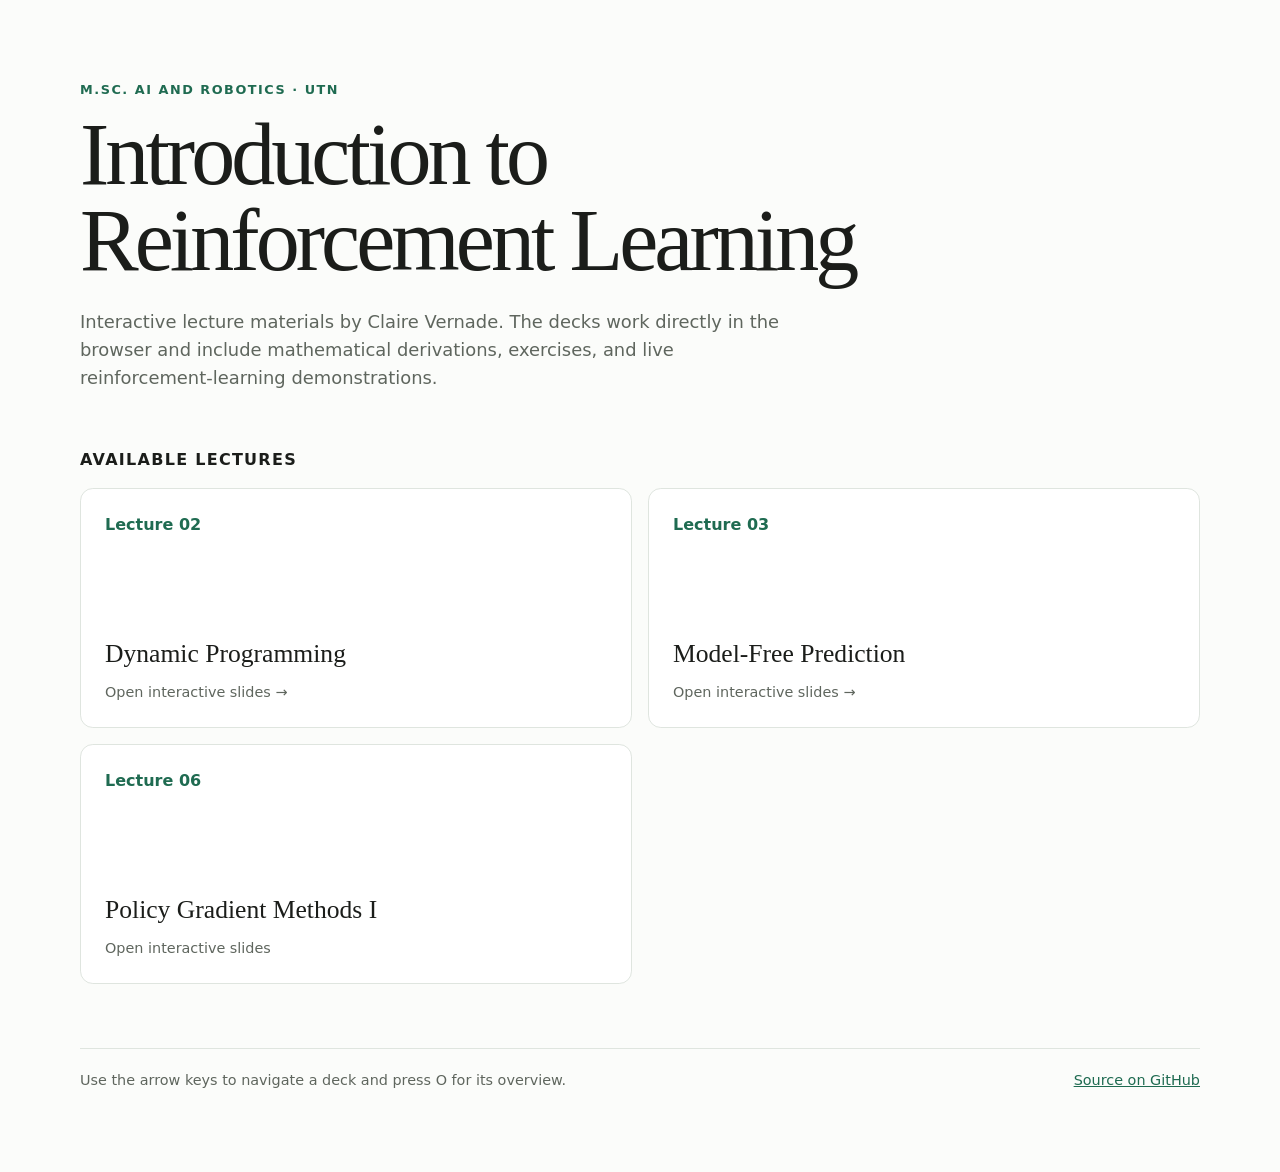
<file: index.html>
<!doctype html>
<html lang="en">
  <head>
    <meta charset="utf-8" />
    <meta name="viewport" content="width=device-width, initial-scale=1" />
    <meta name="description" content="Interactive lecture materials for Introduction to Reinforcement Learning at UTN." />
    <title>Introduction to Reinforcement Learning · Claire Vernade</title>
    <style>
      :root {
        color-scheme: light;
        --ink: #1b1d1a;
        --muted: #5f665e;
        --green: #1f6b51;
        --green-soft: #e9f2ed;
        --line: #dfe5df;
        --paper: #fbfcfa;
      }

      * {
        box-sizing: border-box;
      }

      body {
        margin: 0;
        background: var(--paper);
        color: var(--ink);
        font-family: Inter, ui-sans-serif, system-ui, -apple-system, BlinkMacSystemFont, "Segoe UI", sans-serif;
        line-height: 1.55;
      }

      main {
        width: min(70rem, calc(100% - 2rem));
        margin: 0 auto;
        padding: 5rem 0;
      }

      .eyebrow {
        margin: 0 0 0.75rem;
        color: var(--green);
        font-size: 0.8rem;
        font-weight: 750;
        letter-spacing: 0.12em;
        text-transform: uppercase;
      }

      h1 {
        max-width: 18ch;
        margin: 0;
        font-family: Georgia, "Times New Roman", serif;
        font-size: clamp(2.5rem, 7vw, 5.5rem);
        font-weight: 500;
        letter-spacing: -0.045em;
        line-height: 0.98;
      }

      .intro {
        max-width: 44rem;
        margin: 1.5rem 0 3.5rem;
        color: var(--muted);
        font-size: 1.12rem;
      }

      h2 {
        margin: 0 0 1rem;
        font-size: 1rem;
        letter-spacing: 0.08em;
        text-transform: uppercase;
      }

      .lectures {
        display: grid;
        grid-template-columns: repeat(2, minmax(0, 1fr));
        gap: 1rem;
      }

      .lecture {
        display: flex;
        min-height: 15rem;
        flex-direction: column;
        padding: 1.5rem;
        border: 1px solid var(--line);
        border-radius: 0.8rem;
        background: white;
        color: inherit;
        text-decoration: none;
        transition:
          transform 160ms ease,
          border-color 160ms ease,
          box-shadow 160ms ease;
      }

      .lecture:hover,
      .lecture:focus-visible {
        border-color: var(--green);
        box-shadow: 0 0.75rem 2rem rgb(31 107 81 / 10%);
        transform: translateY(-0.2rem);
      }

      .number {
        color: var(--green);
        font-weight: 700;
      }

      .lecture h3 {
        margin: auto 0 0.75rem;
        font-family: Georgia, "Times New Roman", serif;
        font-size: 1.6rem;
        font-weight: 500;
        line-height: 1.12;
      }

      .lecture span:last-child {
        color: var(--muted);
        font-size: 0.9rem;
      }

      footer {
        display: flex;
        justify-content: space-between;
        gap: 1rem;
        margin-top: 4rem;
        padding-top: 1.25rem;
        border-top: 1px solid var(--line);
        color: var(--muted);
        font-size: 0.9rem;
      }

      footer a {
        color: var(--green);
      }

      @media (max-width: 48rem) {
        main {
          padding: 3rem 0;
        }

        .lectures {
          grid-template-columns: 1fr;
        }

        .lecture {
          min-height: 11rem;
        }

        footer {
          flex-direction: column;
        }
      }
    </style>
  </head>
  <body>
    <main>
      <header>
        <p class="eyebrow">M.Sc. AI and Robotics · UTN</p>
        <h1>Introduction to Reinforcement Learning</h1>
        <p class="intro">
          Interactive lecture materials by Claire Vernade. The decks work directly in the browser and include mathematical derivations, exercises, and live reinforcement-learning demonstrations.
        </p>
      </header>

      <section aria-labelledby="available-lectures">
        <h2 id="available-lectures">Available lectures</h2>
        <div class="lectures">
          <a class="lecture" href="lecture-02-dynamic-programming/">
            <span class="number">Lecture 02</span>
            <h3>Dynamic Programming</h3>
            <span>Open interactive slides →</span>
          </a>
          <a class="lecture" href="lecture-03-model-free-prediction/">
            <span class="number">Lecture 03</span>
            <h3>Model-Free Prediction</h3>
            <span>Open interactive slides →</span>
          </a>
          <a class="lecture" href="lecture-06-policy-gradient-1/">
            <span class="number">Lecture 06</span>
            <h3>Policy Gradient Methods I</h3>
            <span>Open interactive slides</span>
          </a>
        </div>
      </section>

      <footer>
        <span>Use the arrow keys to navigate a deck and press O for its overview.</span>
        <a href="https://github.com/vernadelab/intro-rl">Source on GitHub</a>
      </footer>
    </main>
  </body>
</html>
</file>
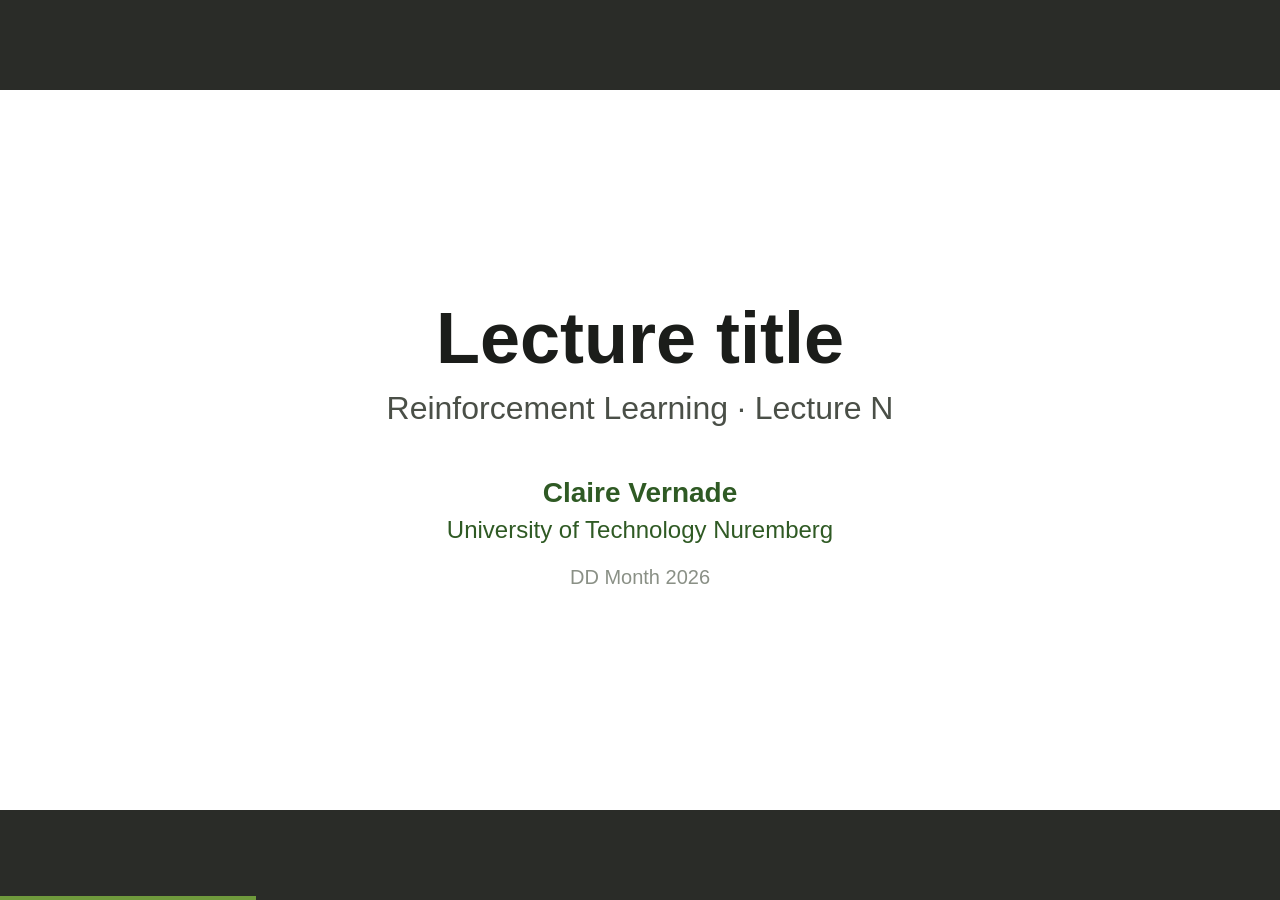
<file: _template/index.html>
<!doctype html>
<html lang="en">
<head>
<meta charset="utf-8">
<meta name="viewport" content="width=device-width, initial-scale=1">
<title>Lecture Template</title>
<link rel="stylesheet" href="../assets/katex/katex.min.css">
<link rel="stylesheet" href="../assets/theme.css">
</head>
<!-- Copy this folder to lecture-NN-topic/ and edit. Every building block is shown once below. -->
<body data-lecture="RL · Lecture N · Title" data-author="Claire Vernade">
<main class="deck">

<section class="slide title-slide">
  <h1>Lecture title</h1>
  <div class="subtitle">Reinforcement Learning · Lecture N</div>
  <div class="author">Claire Vernade</div>
  <div class="affil">University of Technology Nuremberg</div>
  <div class="date">DD Month 2026</div>
</section>

<section class="slide section">
  <div class="num">Part 1</div>
  <h2>Section divider</h2>
  <p>One-line summary of the part.</p>
</section>

<section class="slide">
  <h2><span class="kicker">Optional kicker</span>Standard content slide</h2>
  <ul>
    <li>Plain bullet</li>
    <li class="fragment">Appears on next key press (class="fragment")</li>
    <li class="fragment">Inline math $\Vpi(s) = \E_\pi[G_t \mid S_t = s]$, display math below</li>
  </ul>
  <div class="fragment">$$\Vstar(s) = \max_a \Big( r(s,a) + \gamma \sum_{s'} P(s'|s,a)\, \Vstar(s') \Big)$$</div>
  <div class="todo">Yellow TODO boxes are for you only. Press T to hide them.</div>
  <aside class="notes">Speaker notes: press N to show them here, S to open a presenter window.</aside>
</section>

<section class="slide">
  <h2>Boxes</h2>
  <div class="cols">
    <div>
      <div class="box definition"><span class="box-title">Definition</span>Blue: definitions.</div>
      <div class="box theorem"><span class="box-title">Theorem</span>Green: results and take-aways.</div>
    </div>
    <div>
      <div class="box practice"><span class="box-title">Let's practice</span>Orange: by-hand exercises.</div>
      <div class="box discuss"><span class="box-title">Discuss with your neighbour</span>Dashed: questions to the room.</div>
      <div class="box algo"><span class="box-title">Algorithm</span><ol><li>step one</li><li>step two</li></ol></div>
    </div>
  </div>
</section>

<section class="slide practice-slide">
  <h2>Let's practice: maze component</h2>
  <div class="cols c-40-60">
    <div class="maze" data-values="iterate" data-algo="vi" data-gamma="0.9" data-arrows="greedy" data-size="380" data-controls="step,run,reset" data-click="backup" data-info="#tpl-info"></div>
    <div>
      <p class="small">Attributes: <code>data-values</code> none | exact | blank | iterate · <code>data-algo</code> pe | vi | pi · <code>data-policy</code> uniform | optimal | small | big · <code>data-arrows</code> policy | greedy · <code>data-controls</code> step, run, reset, gamma, reveal · <code>data-click="backup"</code> · <code>data-info="#id"</code> · <code>data-slip</code></p>
      <div id="tpl-info"></div>
    </div>
  </div>
</section>

</main>
<script src="../assets/katex/katex.min.js"></script>
<script src="../assets/katex/auto-render.min.js"></script>
<script src="../assets/macros.js"></script>
<script src="../assets/maze.js"></script>
<script src="../assets/deck.js"></script>
</body>
</html>
</file>
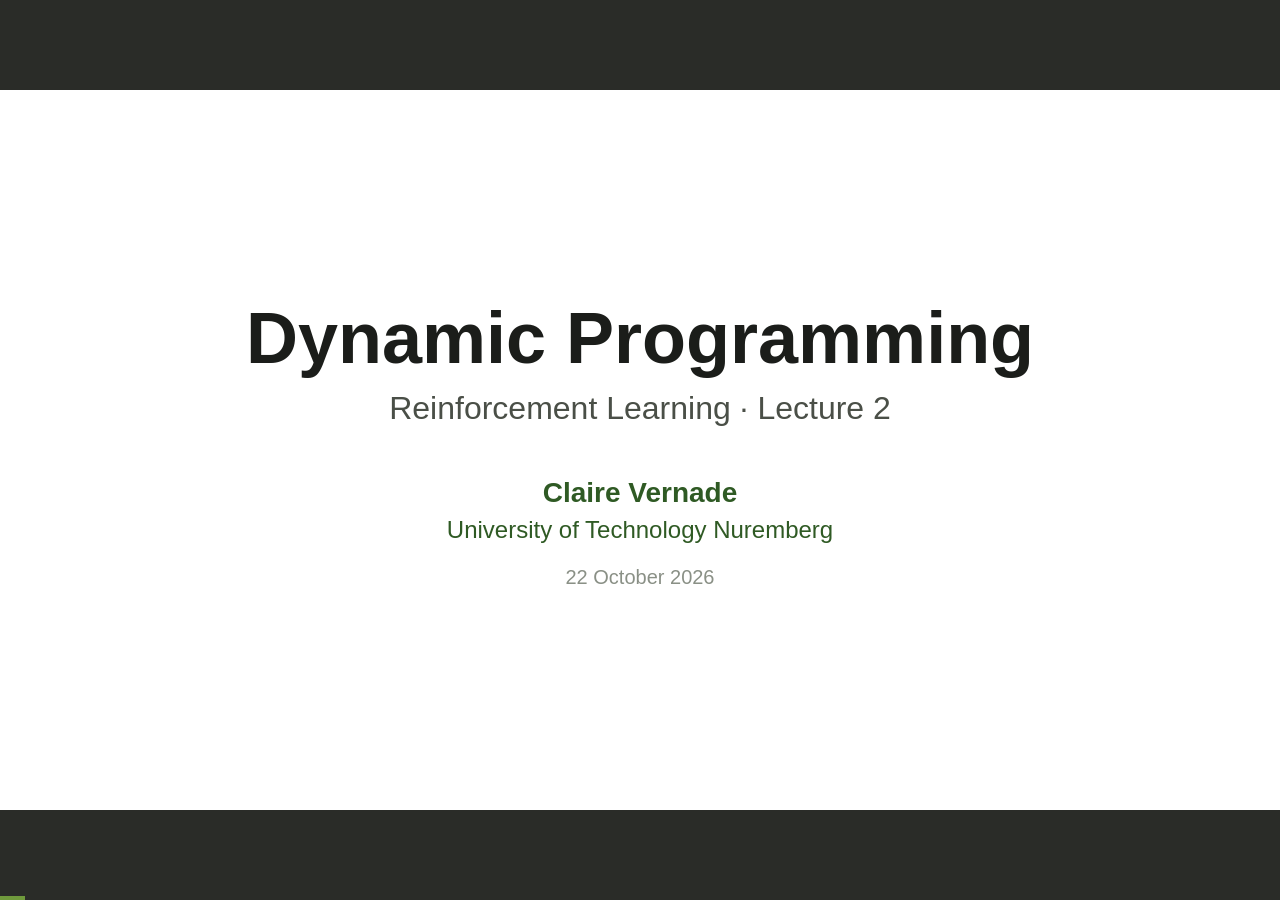
<file: lecture-02-dynamic-programming/index.html>
<!doctype html>
<html lang="en">
<head>
<meta charset="utf-8">
<meta name="viewport" content="width=device-width, initial-scale=1">
<title>Dynamic Programming</title>
<link rel="stylesheet" href="../assets/katex/katex.min.css">
<link rel="stylesheet" href="../assets/theme.css">
</head>
<body data-lecture="RL · Lecture 2 · Dynamic Programming" data-author="Claire Vernade">
<main class="deck">

<!-- =====================================================================
     0 · TITLE & PLAN
     ===================================================================== -->
<section class="slide title-slide">
  <h1>Dynamic Programming</h1>
  <div class="subtitle">Reinforcement Learning · Lecture 2</div>
  <div class="author">Claire Vernade</div>
  <div class="affil">University of Technology Nuremberg</div>
  <div class="date">22 October 2026</div>
</section>

<section class="slide">
  <h2>Today</h2>
  <div class="cols c-60-40 middle">
    <ol>
      <li><b>Recap &amp; notation</b> — and our running example: the two-exit maze</li>
      <li><b>Value functions</b> — how good is a policy?</li>
      <li><b>Bellman equations</b> — expectation, optimality, operators</li>
      <li><b>Dynamic programming</b> — policy evaluation, policy iteration, value iteration</li>
    </ol>
    <div class="box theorem"><span class="box-title">Today's assumption</span>
      The MDP is <em>known</em>: we can query $P$ and $r$.<br>
      This is <b>planning</b>, not yet learning.</div>
  </div>
  <aside class="notes">Chris covered motivation and MDPs last week; we start with a quick notation recap. Model-free methods next week.</aside>
</section>

<!-- =====================================================================
     1 · RECAP, NOTATION, RUNNING EXAMPLE
     ===================================================================== -->
<section class="slide section">
  <div class="num">Part 1</div>
  <h2>Recap &amp; running example</h2>
  <p>Notation, the maze we will use all lecture, and the objective.</p>
</section>

<section class="slide">
  <h2><span class="kicker">Recap</span>Agent and environment</h2>
  <div class="cols c-40-60 middle">
    <figure>
      <svg viewBox="0 0 420 300" width="420" height="300" aria-label="agent-environment loop">
        <rect x="120" y="20" width="180" height="70" rx="12" fill="#eef3e6" stroke="#2f5a24" stroke-width="2"/>
        <text x="210" y="63" text-anchor="middle" font-size="24" font-weight="700" fill="#2f5a24">Agent</text>
        <rect x="120" y="210" width="180" height="70" rx="12" fill="#f6f5f0" stroke="#1b1d1a" stroke-width="2"/>
        <text x="210" y="253" text-anchor="middle" font-size="24" font-weight="700">Environment</text>
        <path d="M300 55 H380 V245 H306" fill="none" stroke="#b5541c" stroke-width="3" marker-end="url(#a1)"/>
        <text x="390" y="155" font-size="20" fill="#b5541c">A<tspan font-size="13" dy="5">t</tspan></text>
        <path d="M120 245 H40 V55 H114" fill="none" stroke="#2f5a24" stroke-width="3" marker-end="url(#a2)"/>
        <text x="-2" y="140" font-size="20" fill="#2f5a24">S<tspan font-size="13" dy="5">t+1</tspan></text>
        <text x="-2" y="175" font-size="20" fill="#2f5a24">R<tspan font-size="13" dy="5">t+1</tspan></text>
        <defs><marker id="a1" viewBox="0 0 10 10" refX="8" refY="5" markerWidth="6" markerHeight="6" orient="auto"><path d="M0,0L10,5L0,10z" fill="#b5541c"/></marker>
              <marker id="a2" viewBox="0 0 10 10" refX="8" refY="5" markerWidth="6" markerHeight="6" orient="auto"><path d="M0,0L10,5L0,10z" fill="#2f5a24"/></marker></defs>
      </svg>
    </figure>
    <div>
      <p>At each time step $t = 0, 1, 2, \dots$</p>
      <ul>
        <li>the agent observes the state $S_t \in \S$</li>
        <li>picks an action $A_t \in \A$</li>
        <li>receives a reward $R_{t+1}$ and moves to $S_{t+1}$</li>
      </ul>
      <p class="small muted">Trajectory: $S_0, A_0, R_1, S_1, A_1, R_2, S_2, \dots$</p>
    </div>
  </div>
</section>

<section class="slide">
  <h2><span class="kicker">Recap</span>Markov Decision Process</h2>
  <div class="box definition"><span class="box-title">Definition</span>
    A (discounted) MDP is a tuple $\M = (\S, \A, P, r, \gamma)$:
    <ul class="small">
      <li>$\S$ finite set of states, $\A$ finite set of actions</li>
      <li>$P(s' \mid s, a)$ transition probabilities &nbsp;— <i>Markov</i>: depends only on $(s,a)$</li>
      <li>$r(s,a)$ expected immediate reward, $\;r(s,a) = \E[R_{t+1} \mid S_t = s, A_t = a]$</li>
      <li>$\gamma \in (0,1)$ discount factor</li>
    </ul>
  </div>
  <p class="fragment">An MDP is a <em>model</em> of the problem. It assumes the state is fully observed, the dynamics are Markov, and the goal can be written as a cumulative reward (the "reward hypothesis").</p>
</section>

<section class="slide">
  <h2><span class="kicker">Running example</span>The two-exit maze</h2>
  <div class="cols c-40-60">
    <div class="maze" data-values="none" data-size="400"></div>
    <div>
      <ul class="small">
        <li>12 states $s_1, \dots, s_{12}$, start at $s_1$</li>
        <li>Actions: $\A = \{\uparrow, \rightarrow, \downarrow, \leftarrow\}$</li>
        <li><b>Deterministic</b> moves; walls and borders: stay put</li>
        <li>Two exits end the episode:
          <ul>
            <li><span class="orange"><b>small exit</b></span>: $+1$, close by</li>
            <li><span style="color:#8a6a00"><b>big exit</b></span>: $+5$, far away</li>
          </ul></li>
        <li>All other rewards are $0$</li>
      </ul>
      <div class="box discuss fragment"><span class="box-title">Discuss with your neighbour</span>
        Which exit should the agent go to?</div>
    </div>
  </div>
  <aside class="notes">Let them argue. Both answers are defensible: the answer depends on γ, which is the point of the lecture's first half.</aside>
</section>

<section class="slide">
  <h2><span class="kicker">Running example</span>The maze as an MDP</h2>
  <div class="cols c-60-40">
    <div>
      <ul class="small" style="margin-bottom:4px">
        <li>$\S = \{s_1, \dots, s_{12}\}$ + two <em>terminal</em> exits. $\;r(s,a) = 5$ or $1$ when $a$ enters an exit, else $0$</li>
        <li>Deterministic: $P(s' \mid s,a) \in \{0,1\}$, e.g. $P(s_7 \mid s_6, \rightarrow) = 1$, $\;P(s_1 \mid s_1, \leftarrow) = 1$</li>
      </ul>
      <div class="box definition fragment small" style="margin:2px 0 12px"><span class="box-title">Variant: the slippery maze</span>
        W.p. $0.8$ the intended move; w.p. $0.2$ a <b>slip</b> to one of the 3 other neighbours ($0.2/3$ each). Slipping into a wall = staying put.
      </div>
      <ul class="small">
        <li class="fragment"><b>Stochastic transitions</b>: same state, same action, several possible next states</li>
        <li class="fragment">Model <b>external perturbations</b>: wind, slippery floor, actuator noise, other agents</li>
        <li class="fragment">$r(s,a)$ is now an expectation: $r(s_6,\rightarrow) = \tfrac{0.2}{3}\cdot 1 \approx 0.07$</li>
      </ul>
    </div>
    <figure><div class="maze vertical" data-values="none" data-size="340" data-show="s6:right" data-controls="slip" data-slip-value="0.2"></div>
      <figcaption>$P(\cdot \mid s_6, \rightarrow)$. Toggle to compare.</figcaption></figure>
  </div>
  <aside class="notes">Start deterministic: s6 → s7 with probability 1. Click the toggle: 0.8 to s7, 0.07 each to s3, the small exit (reward +1!) and "stay" (slipping up into the wall). Ask: is the far exit still worth it? (Yes at γ = 0.9, but V*(s1) drops from 2.95 to 2.28.)</aside>
</section>

<section class="slide">
  <h2><span class="kicker">Running example</span>In the computer: $P$ and $r$ are arrays</h2>
  <div class="cols c-40-60">
    <div>
<pre><code>S, A = 14, 4   # 12 cells + 2 exits; ↑ → ↓ ←
P = np.zeros((A, S, S))  # P[a, s, s']
r = np.zeros((S, A))     # r[s, a]

# every row is a distribution
assert np.allclose(P.sum(axis=2), 1)

# one Bellman backup, all (s, a) at once
Q = r + gamma * np.einsum("ast,t->sa", P, V)
V = Q.max(axis=1)</code></pre>
      <ul class="small">
        <li>$P$ = $|\A| = 4$ <b>stochastic matrices</b> of size $|\S| \times |\S|$</li>
        <li class="fragment">Walls are not states. The exits are <b>absorbing</b>: $P(G \mid G, a) = 1$, $r = 0$</li>
        <li class="fragment">Memory $|\A|\,|\S|^2$: 784 numbers here; impossible for chess or Go</li>
      </ul>
    </div>
    <div class="pmatrix" data-action="right" data-slip="0" data-row="s6" data-cell="25"></div>
  </div>
  <aside class="notes">Click P[↑], P[→], … and the deterministic/slippery toggle. Deterministic: exactly one 1 per row (a permutation-like structure). Slippery: up to 4 non-zeros per row. Row s6 (orange) is the same distribution as on the previous slide.</aside>
</section>

<section class="slide">
  <h2>Policies</h2>
  <div class="box definition"><span class="box-title">Definition</span>
    A (stationary, Markov) <b>policy</b> maps states to distributions over actions: $\;\pi(a \mid s) = \P(A_t = a \mid S_t = s)$.<br>
    Deterministic policy: $\pi : \S \to \A$.
  </div>
  <div class="cols c-3" style="margin-top:6px">
    <figure><div class="maze vertical" data-values="none" data-policy="small" data-arrows="policy" data-labels="none" data-size="250"></div><figcaption>$\pi_{\text{small}}$: shortest path to $+1$</figcaption></figure>
    <figure><div class="maze vertical" data-values="none" data-policy="big" data-arrows="policy" data-labels="none" data-size="250"></div><figcaption>$\pi_{\text{big}}$: shortest path to $+5$</figcaption></figure>
    <figure><div class="maze vertical" data-values="none" data-policy="uniform" data-arrows="policy" data-labels="none" data-size="250"></div><figcaption>$\pi_{\text{unif}}$: uniformly random</figcaption></figure>
  </div>
</section>

<section class="slide">
  <h2>The return</h2>
  <div class="box definition"><span class="box-title">Definition</span>
    The (discounted) return from time $t$:
    $$G_t = R_{t+1} + \gamma R_{t+2} + \gamma^2 R_{t+3} + \dots = \sum_{k=0}^{\infty} \gamma^k R_{t+k+1}$$
  </div>
  <div class="cols">
    <div class="fragment">
      <h3>Following $\pi_{\text{small}}$ from $s_1$</h3>
      <div class="cols" style="grid-template-columns: 1fr auto; gap: 16px">
        <div><p class="small" style="margin-bottom:8px">$s_1 \xrightarrow{\uparrow} s_5 \xrightarrow{\rightarrow} \text{small exit}$</p>
          <p>$G_0 = 0 + \gamma \cdot 1 = \gamma$</p></div>
        <div class="maze" data-values="none" data-policy="small" data-arrows="policy" data-labels="none" data-size="160"></div>
      </div>
    </div>
    <div class="fragment">
      <h3>Following $\pi_{\text{big}}$ from $s_1$</h3>
      <div class="cols" style="grid-template-columns: 1fr auto; gap: 16px">
        <div><p class="small" style="margin-bottom:8px">$s_1 \to s_2 \to s_3 \to s_6 \to s_7 \to s_{10} \to \text{big exit}$</p>
          <p>$G_0 = 0 + \dots + 0 + \gamma^5 \cdot 5$</p></div>
        <div class="maze" data-values="none" data-policy="big" data-arrows="policy" data-labels="none" data-size="160"></div>
      </div>
    </div>
  </div>
</section>

<section class="slide practice-slide">
  <h2>Let's practice: when is the big exit worth it?</h2>
  <p>From $s_1$, compare $\;\gamma\;$ (small exit) and $\;5\gamma^5\;$ (big exit).</p>
  <div class="fragment"><p>$$5\gamma^5 > \gamma \iff \gamma^4 > \tfrac15 \iff \gamma > 5^{-1/4} \approx 0.669$$</p></div>
  <ul>
    <li class="fragment">$\gamma = 0.9$: $\;5 \cdot 0.9^5 \approx 2.95 > 0.9$ → go <b>big</b></li>
    <li class="fragment">$\gamma = 0.5$: $\;5 \cdot 0.5^5 \approx 0.16 < 0.5$ → go <b>small</b></li>
  </ul>
  <div class="box discuss fragment"><span class="box-title">Think</span>
    Is the threshold the same for every starting state? (Try $s_6$, next to both routes.)</div>
  <aside class="notes">Do it on the board. s6 is one step from the small exit and three from the big: 5γ² > 1 iff γ > 5^(-1/2) ≈ 0.447. So the threshold depends on the state.</aside>
</section>

<section class="slide">
  <h2>Why discount?</h2>
  <div class="cols c-40-60">
    <div>
    <ul class="small">
      <li class="fragment" data-frag="1">Keeps returns <b>finite</b>: if $|R_t| \le R_{\max}$ then $|G_t| \le \frac{R_{\max}}{1-\gamma}$</li>
      <li class="fragment" data-frag="2">Expresses <b>uncertainty about the future</b> (→)</li>
      <li class="fragment" data-frag="5"><b>Effective horizon</b> $\E[T] = \frac{1}{1-\gamma}$: $\gamma = 0.9 \Rightarrow 10$ steps, $\;\gamma = 0.99 \Rightarrow 100$</li>
      <li class="fragment" data-frag="6">Humans and animals prefer immediate rewards</li>
    </ul>
    <div class="box theorem fragment small" data-frag="8"><span class="box-title">Take-away</span>
      $\gamma$ is part of the <em>problem</em>, not of the algorithm. Changing $\gamma$ changes what "optimal" means.</div>
    </div>
    <div>
      <div class="box definition fragment small" data-frag="2"><span class="box-title">Discounting = a geometric belief about the end</span>
        <p style="margin-bottom:4px">Suppose the episode ends after each step w.p. $1-\gamma$: a random horizon $T$ with $\P(T > k) = \gamma^k$. The expected <b>undiscounted</b> reward until $T$ is</p>
        <div class="fragment" data-frag="3">$$\E_T\Big[\sum_{k=0}^{T-1} R_{t+k+1}\Big] = \sum_{k \ge 0} \P(T > k)\, R_{t+k+1} = \sum_{k \ge 0} \gamma^k R_{t+k+1} = G_t$$</div>
        <p class="fragment" data-frag="4" style="margin:0">A reward $k$ steps ahead counts with weight $\gamma^k$ = the probability of still being there.</p>
      </div>
      <div class="box discuss fragment tiny" data-frag="7" style="font-size:16px"><span class="box-title">Beyond geometric</span>
        If we are uncertain about the stopping rate itself, the weights become <b>hyperbolic</b>, $\propto 1/(1+\kappa k)$ (Fedus et al., <i>Hyperbolic discounting and learning over multiple horizons</i>, <span style="white-space:nowrap">arXiv:1902.06865</span>). This raises additional computational questions (no single Bellman recursion); out of scope here.</div>
    </div>
  </div>
  <aside class="notes">Geometric horizon: T is the step at which the episode ends; P(T &gt; k) = γ^k. Exchange expectation and sum (T independent of the rewards). The effective horizon 1/(1−γ) is then simply E[T]. Hyperbolic discounting (Fedus et al. 2019): averaging exponential discounts over a prior on γ gives hyperbolic weights; they approximate it by learning many values with different γ at once.</aside>
</section>

<section class="slide">
  <h2>The objective</h2>
  <div class="box theorem"><span class="box-title">Goal</span>
    Find a policy $\pi$ maximising the <b>expected discounted return</b>
    $$\max_\pi \; \E_\pi\Big[\sum_{t=0}^{\infty} \gamma^t R_{t+1} \;\Big|\; S_0 = s\Big] \quad \text{for every } s$$
  </div>
  <div class="cols">
    <div class="fragment"><h3>Prediction</h3>Given $\pi$: how good is it? → <b>evaluate</b> $\pi$</div>
    <div class="fragment"><h3>Control</h3>Find the best $\pi$ → <b>optimise</b></div>
  </div>
  <p class="fragment" style="margin-top:20px">When the MDP is known, this is an <em>optimisation</em> problem (planning). When it is unknown, it's a <em>learning</em> problem (next lectures).</p>
</section>

<!-- =====================================================================
     2 · VALUE FUNCTIONS
     ===================================================================== -->
<section class="slide section">
  <div class="num">Part 2</div>
  <h2>Value functions</h2>
  <p>How good is it to be in a state, or to take an action, when following $\pi$?</p>
</section>

<section class="slide">
  <h2>State-value function</h2>
  <div class="box definition"><span class="box-title">Definition</span>
    The <b>value</b> of state $s$ under policy $\pi$ is the expected return when starting in $s$ and following $\pi$:
    $$\Vpi(s) = \E_\pi\big[\,G_t \mid S_t = s\,\big]$$
  </div>
  <ul>
    <li>$\E_\pi$: actions drawn from $\pi$, next states from $P$</li>
    <li>A value function is just a <b>vector</b> $\Vpi \in \R^{|\S|}$, one number per state. In the maze, 12 numbers.</li>
  </ul>
</section>

<section class="slide">
  <h2>Action-value function</h2>
  <div class="box definition"><span class="box-title">Definition</span>
    First take action $a$ in $s$, then follow $\pi$:
    $$\Qpi(s,a) = \E_\pi\big[\,G_t \mid S_t = s, A_t = a\,\big]$$
  </div>
  <p class="fragment">The two are linked:</p>
  <div class="cols fragment">
    <div class="center">$$\Vpi(s) = \sum_{a} \pi(a \mid s)\, \Qpi(s,a)$$</div>
    <div class="center">$$\Qpi(s,a) = r(s,a) + \gamma \sum_{s'} P(s' \mid s,a)\, \Vpi(s')$$</div>
  </div>
  <aside class="notes">The second identity is already one half of the Bellman equation; point that out later.</aside>
</section>

<section class="slide">
  <h2><span class="kicker">Maze</span>$\Vpi$ of the uniformly random policy, $\gamma = 0.9$</h2>
  <div class="cols c-40-60">
    <div class="maze" data-policy="uniform" data-values="exact" data-gamma="0.9" data-vmax="5" data-size="370"></div>
    <div>
      <div class="cols middle" style="grid-template-columns: auto 1fr; gap: 18px; margin-bottom: 10px">
        <div class="maze" data-values="none" data-policy="uniform" data-arrows="policy" data-labels="none" data-size="130"></div>
        <p class="small" style="margin:0">Fix $\pi$ = <b>uniformly random</b>: each action w.p. $\tfrac14$.<br>I computed $\Vpi$ for you (left).</p>
      </div>
      <ul class="small">
        <li class="fragment">Why is $s_{10}$ the most valuable state?</li>
        <li class="fragment">Why is $V(s_5) &gt; V(s_1)$?</li>
        <li class="fragment">The random walker often bumps into walls; it can still stumble into the big exit.</li>
      </ul>
      <div class="box discuss fragment small"><span class="box-title">Open questions</span>
        <ul style="margin:0">
          <li>How did I compute these numbers? <span class="muted">(Parts 3 and 4)</span></li>
          <li>Can I <b>improve</b> the policy using this function? <span class="muted">(Part 4)</span></li>
        </ul></div>
    </div>
  </div>
</section>

<section class="slide practice-slide">
  <h2>Let's practice: value of $\pi_{\text{small}}$</h2>
  <div class="cols c-40-60">
    <div class="maze" data-policy="small" data-values="blank" data-arrows="policy" data-gamma="0.9" data-size="380" data-controls="reveal"></div>
    <div>
      <p>$\gamma = 0.9$. Policy is deterministic, moves are deterministic: the return is a <b>single number</b>.</p>
      <p>If the exit is $d$ steps away: $\;\Vpi(s) = \gamma^{d-1}\cdot 1$.</p>
      <p class="small muted">Click a cell to reveal its value.</p>
      <div class="box discuss fragment"><span class="box-title">Think</span>
        Do you need to compute each value independently of all the others, already computed ones?</div>
      <p class="small fragment">No: e.g. $\Vpi(s_1) = 0 + \gamma\, \Vpi(s_5) = 0.9 \cdot 1$. Each value is the reward plus $\gamma \times$ the value of the next state. That is the <b>Bellman equation</b>.</p>
    </div>
  </div>
  <aside class="notes">Fill in a few cells with the class (s2, s1, s3, s4…) before revealing.</aside>
</section>

<!-- =====================================================================
     3 · BELLMAN EQUATIONS
     ===================================================================== -->
<section class="slide section">
  <div class="num">Part 3</div>
  <h2>Bellman equations</h2>
  <p>Value = immediate reward + discounted value of where you land.</p>
</section>

<section class="slide">
  <h2><span class="kicker">Derivation 1/2</span>Bellman expectation equation</h2>
  <p class="small">Recall the return: $\;G_t = \sum_{k \ge 0} \gamma^k R_{t+k+1} = R_{t+1} + \gamma \big(R_{t+2} + \gamma R_{t+3} + \dots\big) = R_{t+1} + \gamma\, G_{t+1}$</p>
  <p class="small">Fix a policy $\cpol{\pi}$ (e.g. $\pi_{\text{big}}$). Goal: compute $\Vpi(s) = \E_\pi[G_t \mid S_t = s]$ for all $s$, <b>efficiently</b>.</p>
  <div class="eq-big fragment">$$\Vpi(s) = \E_\pi[\crew{R_{t+1}} + \gamma\, \cfut{G_{t+1}} \mid S_t = s] = \underbrace{\E_\pi[\crew{R_{t+1}} \mid S_t = s]}_{\crew{\text{immediate reward}}} + \gamma\, \underbrace{\E_\pi[\cfut{G_{t+1}} \mid S_t = s]}_{\cfut{\text{future}}}$$</div>
  <div class="box theorem fragment"><span class="box-title">Why the future term is $\E_\pi[\Vpi(S_{t+1}) \mid S_t = s]$</span>
    <p class="small" style="margin-bottom:4px">Condition on where we land, then use the <b>Markov property</b>: once $S_{t+1} = s'$ is known, what happens next does not depend on the past.</p>
    <p class="small" style="margin:0">$$\E_\pi[\cfut{G_{t+1}} \mid S_t = s] = \E_\pi\big[\, \E_\pi[\cfut{G_{t+1}} \mid S_{t+1}] \;\big|\; S_t = s \big] = \E_\pi[\cfut{\Vpi(S_{t+1})} \mid S_t = s]$$</p>
  </div>
  <p class="small muted fragment">Careful: $G_{t+1} \neq \Vpi(S_{t+1})$ as random variables. They are only equal <b>in expectation</b> given $S_{t+1}$ (tower rule).</p>
</section>

<section class="slide">
  <h2><span class="kicker">Derivation 2/2</span>Bellman expectation equation</h2>
  <p class="small">Develop each term: first draw $a \sim \cpol{\pi(\cdot \mid s)}$, then $s' \sim \cfut{P(\cdot \mid s,a)}$.</p>
  <div class="fragment cols middle" style="grid-template-columns: 190px 1fr; gap: 10px"><b class="orange small">Immediate reward</b>
    <div>$$\E_\pi[\crew{R_{t+1}} \mid S_t = s] = \sum_a \cpol{\pi(a \mid s)}\, \crew{r(s,a)}$$</div></div>
  <div class="fragment cols middle" style="grid-template-columns: 190px 1fr; gap: 10px"><b class="small" style="color:#2b5b84">Future</b>
    <div>$$\E_\pi[\cfut{\Vpi(S_{t+1})} \mid S_t = s] = \sum_a \cpol{\pi(a \mid s)} \sum_{s'} \cfut{P(s' \mid s,a)\, \Vpi(s')}$$</div></div>
  <div class="box theorem fragment"><span class="box-title">Recombine: Bellman expectation equation</span>
    <div>$$\Vpi(s) = \sum_a \cpol{\pi(a \mid s)} \Big( \crew{r(s,a)} + \gamma \sum_{s'} \cfut{P(s' \mid s,a)\, \Vpi(s')} \Big)$$</div>
    <p class="small" style="margin:0">One equation per state: $|\S|$ <b>linear</b> equations in the $|\S|$ unknowns $\Vpi(s)$.</p>
  </div>
  <p class="small fragment">Same for $Q$: $\;\Qpi(s,a) = \crew{r(s,a)} + \gamma \sum_{s'} \cfut{P(s' \mid s,a)} \sum_{a'} \cpol{\pi(a' \mid s')}\, \Qpi(s',a')$</p>
</section>

<section class="slide">
  <h2>Backup diagram</h2>
  <div class="cols c-40-60 middle">
    <svg viewBox="0 0 440 360" width="440" height="360" aria-label="backup diagram for V^pi, colour-coded">
      <g stroke-width="2.5" fill="none">
        <line x1="220" y1="52" x2="115" y2="148" stroke="#2f5a24"/><line x1="220" y1="52" x2="325" y2="148" stroke="#2f5a24"/>
        <line x1="115" y1="160" x2="60" y2="282" stroke="#2b5b84"/><line x1="115" y1="160" x2="165" y2="282" stroke="#2b5b84"/>
        <line x1="325" y1="160" x2="275" y2="282" stroke="#2b5b84"/><line x1="325" y1="160" x2="380" y2="282" stroke="#2b5b84"/>
      </g>
      <circle cx="220" cy="38" r="22" fill="#fff" stroke="#1b1d1a" stroke-width="2.5"/>
      <text x="220" y="45" text-anchor="middle" font-size="20" font-weight="700">s</text>
      <circle cx="115" cy="154" r="11" fill="#1b1d1a"/><circle cx="325" cy="154" r="11" fill="#1b1d1a"/>
      <g fill="#fff" stroke="#2b5b84" stroke-width="2.5">
        <circle cx="60" cy="300" r="20"/><circle cx="165" cy="300" r="20"/><circle cx="275" cy="300" r="20"/><circle cx="380" cy="300" r="20"/>
      </g>
      <text x="380" y="307" text-anchor="middle" font-size="18" fill="#2b5b84" font-weight="700">s′</text>
      <text x="380" y="345" text-anchor="middle" font-size="18" fill="#2b5b84" font-weight="700">V^π(s′)</text>
      <text x="292" y="92" font-size="19" fill="#2f5a24" font-weight="700">π(a|s)</text>
      <text x="346" y="160" font-size="19" fill="#1b1d1a" font-weight="700">a</text>
      <rect x="342" y="172" width="86" height="30" rx="6" fill="#fbefe6" stroke="#b5541c" stroke-width="2"/>
      <text x="385" y="193" text-anchor="middle" font-size="18" fill="#b5541c" font-weight="700">r(s,a)</text>
      <text x="268" y="238" font-size="17" fill="#2b5b84" font-weight="700" text-anchor="end">P(s′|s,a)</text>
    </svg>
    <div>
      <div>$$\Vpi(s) = \sum_a \cpol{\pi(a \mid s)} \Big( \crew{r(s,a)} + \gamma \sum_{s'} \cfut{P(s' \mid s,a)\, \Vpi(s')} \Big)$$</div>
      <ul class="small">
        <li>open circle = state, filled = action</li>
        <li><span class="green"><b>top level</b></span>: average over actions with $\cpol{\pi}$</li>
        <li><span class="orange"><b>at the action</b></span>: collect the reward $\crew{r(s,a)}$</li>
        <li><span style="color:#2b5b84"><b>bottom level</b></span>: average over next states with $\cfut{P}$, weighting their values $\cfut{\Vpi(s')}$</li>
        <li>"back up" the leaves to the root: that is one Bellman update</li>
      </ul>
    </div>
  </div>
</section>

<section class="slide practice-slide">
  <h2>Let's practice: Bellman equation in the maze</h2>
  <div class="cols c-40-60">
    <div class="maze" data-policy="uniform" data-values="exact" data-gamma="0.9" data-size="380" data-click="backup" data-info="#info-bellman"></div>
    <div>
      <p>Uniformly random policy, $\gamma = 0.9$. Write the equation for $s_{10}$:</p>
      <p class="fragment small">$\Vpi(s_{10}) = \tfrac14\big[(5 + 0) + \gamma \Vpi(s_{10}) + \gamma \Vpi(s_7) + \gamma\Vpi(s_{10})\big]$</p>
      <p class="fragment small muted">↑ exit, → wall, ↓ $s_7$, ← wall. Click any state to check.</p>
      <div id="info-bellman"></div>
    </div>
  </div>
  <aside class="notes">Clicking a state shows all four Q-values and their average. Good moment to check that the displayed values are consistent.</aside>
</section>

<section class="slide">
  <h2>Matrix form and closed-form solution</h2>
  <p>Stack everything into vectors: $r^\pi(s) = \sum_a \pi(a|s) r(s,a)$, $\;P^\pi(s,s') = \sum_a \pi(a|s) P(s'|s,a)$.</p>
  <div class="eq-big">$$\Vpi = r^\pi + \gamma P^\pi \Vpi \quad\Longrightarrow\quad \Vpi = (I - \gamma P^\pi)^{-1} r^\pi$$</div>
  <ul>
    <li class="fragment">A <b>linear</b> system: $|\S|$ equations, $|\S|$ unknowns</li>
    <li class="fragment">$I - \gamma P^\pi$ is invertible because $\gamma < 1$ and $P^\pi$ is stochastic</li>
    <li class="fragment">Cost $O(|\S|^3)$: fine for 12 states, not for $10^{6}$ states → iterative methods</li>
  </ul>
</section>

<section class="slide">
  <h2>Bellman operator</h2>
  <div class="box definition"><span class="box-title">Definition</span>
    For any $V \in \R^{|\S|}$, define $\Tpi V \in \R^{|\S|}$ by
    $$(\Tpi V)(s) = \sum_a \pi(a \mid s)\Big( r(s,a) + \gamma \sum_{s'} P(s' \mid s,a)\, V(s') \Big)$$
  </div>
  <p>The Bellman equation says: $\Vpi$ is a <b>fixed point</b>, $\;\Tpi \Vpi = \Vpi$.</p>
  <div class="box theorem fragment"><span class="box-title">Proposition (contraction)</span>
    $\norm{\Tpi U - \Tpi V}_\infty \le \gamma \norm{U - V}_\infty$ for all $U, V$.<br>
    By Banach's fixed-point theorem, $\Vpi$ is the <b>unique</b> fixed point, and $V_{k+1} = \Tpi V_k$ converges to it from any $V_0$.
  </div>
  <aside class="notes">Proof on the board: |T U(s) − T V(s)| = γ |Σ_a π Σ_s' P (U−V)(s')| ≤ γ ‖U−V‖∞. This proposition is the backbone of all of DP, and of fitted-Q later in the course.</aside>
</section>

<section class="slide">
  <h2>Optimal value functions</h2>
  <div class="box definition"><span class="box-title">Definition</span>
    $$\Vstar(s) = \max_\pi \Vpi(s), \qquad \Qstar(s,a) = \max_\pi \Qpi(s,a)$$
    A policy $\pistar$ is <b>optimal</b> if $V^{\pistar}(s) = \Vstar(s)$ for <em>all</em> $s$.
  </div>
  <div class="box discuss fragment"><span class="box-title">Discuss</span>
    $\Vstar(s)$ is a maximum taken <b>separately for each state</b>. Could the best policy when starting from $s_1$ differ from the best one when starting from $s_6$? Is there a single policy that is best <b>everywhere at once</b>?</div>
  <p class="small fragment">Not obvious a priori. For MDPs the answer is yes: see the next slide.</p>
</section>

<section class="slide">
  <h2>Bellman optimality equation</h2>
  <div class="eq-big">
  $$\Vstar(s) = \max_{a} \Big( r(s,a) + \gamma \sum_{s'} P(s' \mid s,a)\, \Vstar(s') \Big) = \max_a \Qstar(s,a)$$
  </div>
  <div class="box definition"><span class="box-title">Optimal Bellman operator</span>
    $(\Tstar V)(s) = \max_a \big( r(s,a) + \gamma \sum_{s'} P(s' \mid s,a) V(s') \big)$ &nbsp;— also a $\gamma$-contraction.
  </div>
  <ul>
    <li class="fragment"><b>Non-linear</b> (because of the max): no closed form in general</li>
    <li class="fragment">Solve iteratively: value iteration, policy iteration (today), Q-learning, SARSA (Chris, in two weeks)</li>
  </ul>
</section>

<section class="slide">
  <h2>Fundamental theorem of MDPs</h2>
  <div class="box theorem"><span class="box-title">Theorem</span>
    For a finite discounted MDP:
    <ol>
      <li>There is a unique $\Vstar$ with $\Tstar \Vstar = \Vstar$.</li>
      <li>There exists an optimal policy that is <b>stationary and deterministic</b>.</li>
      <li>A policy is optimal <b>iff</b> it is greedy w.r.t. $\Qstar$:
        $\;\pistar(s) \in \argmax_a \Qstar(s,a)$.</li>
    </ol>
  </div>
  <p class="fragment">So we only need to compute $\Vstar$ (or $\Qstar$); acting greedily then gives an optimal policy.</p>
</section>

<section class="slide">
  <h2><span class="kicker">Maze</span>$\Vstar$ and $\pistar$ depend on $\gamma$</h2>
  <div class="cols">
    <figure><div class="maze vertical" data-policy="optimal" data-values="exact" data-arrows="policy" data-gamma="0.9" data-size="380"></div><figcaption>$\gamma = 0.9$</figcaption></figure>
    <figure><div class="maze vertical" data-policy="optimal" data-values="exact" data-arrows="policy" data-gamma="0.5" data-size="380"></div><figcaption>$\gamma = 0.5$</figcaption></figure>
  </div>
  <aside class="notes">Several arrows in one cell = ties (all greedy actions are optimal). At γ=0.5 the left part heads to the small exit, while s3, s4, s6, s7, s10 still go big.</aside>
</section>

<section class="slide">
  <h2><span class="kicker">Maze</span>Play with $\gamma$</h2>
  <div class="maze" data-policy="optimal" data-values="exact" data-arrows="policy" data-gamma="0.67" data-size="440" data-controls="gamma" data-click="backup"></div>
  <aside class="notes">Slide γ across 0.669 and watch s1 switch. Then find the switching point of s5 (adjacent to the small exit).</aside>
</section>

<section class="slide center no-footer" style="justify-content:center">
  <h2 style="font-size:64px">Questions?</h2>
  <p class="muted">5-minute break</p>
</section>

<!-- =====================================================================
     4 · DYNAMIC PROGRAMMING
     ===================================================================== -->
<section class="slide section">
  <div class="num">Part 4</div>
  <h2>Dynamic programming</h2>
  <p>Turn the Bellman equations into algorithms.</p>
</section>

<section class="slide">
  <h2>What is dynamic programming?</h2>
  <ul>
    <li><b>Dynamic</b>: sequential problem. <b>Programming</b>: optimising a "program", i.e. a policy (Bellman, 1957)</li>
    <li class="fragment">Applies to problems with
      <ul>
        <li><b>optimal substructure</b>: an optimal solution is built from optimal solutions to subproblems</li>
        <li><b>overlapping subproblems</b>: solutions can be cached and reused</li>
      </ul></li>
    <li class="fragment">MDPs have both: Bellman equations give the recursion, and the value function is the cache</li>
  </ul>
  <div class="box theorem fragment"><span class="box-title">Requires</span>Full knowledge of the MDP: $P$ and $r$.</div>
</section>

<section class="slide">
  <h2>Policy evaluation (prediction)</h2>
  <p><b>Problem</b>: given $\pi$, compute $\Vpi$. <b>Idea</b>: iterate the Bellman operator.</p>
  <div class="box algo"><span class="box-title">Iterative policy evaluation</span>
    <ol>
      <li>Initialise $V_0(s) = 0$ for all $s$</li>
      <li>For $k = 0, 1, 2, \dots$: &nbsp; $V_{k+1} = \Tpi V_k$, i.e. for every $s$,
        $$V_{k+1}(s) = \sum_a \pi(a|s)\Big(r(s,a) + \gamma \sum_{s'} P(s'|s,a)\, V_k(s')\Big)$$</li>
      <li>Stop when $\norm{V_{k+1} - V_k}_\infty$ is small</li>
    </ol>
  </div>
  <p class="fragment">Convergence: $\norm{V_k - \Vpi}_\infty \le \gamma^k \norm{V_0 - \Vpi}_\infty$, by contraction.</p>
</section>

<section class="slide practice-slide">
  <h2>Let's practice: policy evaluation by hand</h2>
  <div class="cols c-40-60">
    <div class="maze" data-values="iterate" data-algo="pe" data-policy="uniform" data-gamma="0.9" data-size="380" data-controls="step,reset" data-click="backup" data-info="#info-pe"></div>
    <div>
      <p>$\pi_{\text{unif}}$, $\gamma = 0.9$, $V_0 = 0$.</p>
      <ol class="small">
        <li>Compute $V_1$: which states change? (Only neighbours of an exit.)</li>
        <li>Compute $V_2(s_7)$ and $V_2(s_{10})$ by hand.</li>
        <li>Press <b>Step</b> to check; click a state for its backup.</li>
      </ol>
      <div id="info-pe"></div>
    </div>
  </div>
  <aside class="notes">V1(s10)=5/4=1.25; V1 of small-exit neighbours = 1/4. V2(s10) = ¼(5 + 0.9·1.25 + 0.9·0 + 0.9·1.25) = 1.8125. Then press Run ×10 to show convergence to the earlier values.</aside>
</section>

<section class="slide">
  <h2>Policy improvement</h2>
  <p>Given $\Vpi$, act <b>greedily</b>:
    $$\pi'(s) \in \argmax_a \Qpi(s,a) = \argmax_a \Big( r(s,a) + \gamma \sum_{s'} P(s'|s,a)\, \Vpi(s') \Big)$$</p>
  <div class="box theorem fragment"><span class="box-title">Policy improvement theorem</span>
    If $\Qpi(s, \pi'(s)) \ge \Vpi(s)$ for all $s$, then $V^{\pi'}(s) \ge \Vpi(s)$ for all $s$.
  </div>
  <p class="fragment">If the improvement stops ($\pi' = \pi$), then $\Vpi$ satisfies the Bellman <em>optimality</em> equation, so $\pi$ is optimal.</p>
  <p class="small muted">Proof: see the <b>self-study</b> section at the end.</p>
</section>

<section class="slide">
  <h2>Policy iteration</h2>
  <div class="cols c-60-40 middle">
    <div class="box algo"><span class="box-title">Policy iteration</span>
      <ol>
        <li>Start from any policy $\pi_0$</li>
        <li><b>Evaluate</b>: compute $V^{\pi_k}$ (exactly, or by iterative policy evaluation)</li>
        <li><b>Improve</b>: $\pi_{k+1} = \text{greedy}(V^{\pi_k})$</li>
        <li>Repeat until $\pi_{k+1} = \pi_k$</li>
      </ol>
    </div>
    <div>
      <p>$\pi_0 \xrightarrow{E} V^{\pi_0} \xrightarrow{I} \pi_1 \xrightarrow{E} V^{\pi_1} \xrightarrow{I} \cdots \to \pistar$</p>
      <p class="fragment small">Terminates in finitely many steps: there are finitely many deterministic policies, and each step strictly improves until optimal.</p>
    </div>
  </div>
</section>

<section class="slide">
  <h2><span class="kicker">Maze</span>Policy iteration from the random policy</h2>
  <div class="maze" data-values="iterate" data-algo="pi" data-policy="uniform" data-arrows="policy" data-gamma="0.9" data-size="440" data-controls="step,reset"></div>
  <aside class="notes">How many improvement steps until stable? Usually 2–3. Compare with value iteration next.</aside>
</section>

<section class="slide">
  <h2>Value iteration</h2>
  <p><b>Idea</b>: skip full evaluation and iterate the <em>optimal</em> Bellman operator directly.</p>
  <div class="box algo"><span class="box-title">Value iteration</span>
    <ol>
      <li>Initialise $V_0(s) = 0$ for all $s$</li>
      <li>For $k = 0, 1, 2, \dots$: &nbsp; $V_{k+1} = \Tstar V_k$, i.e.
        $$V_{k+1}(s) = \max_a \Big(r(s,a) + \gamma \sum_{s'} P(s'|s,a)\, V_k(s')\Big)$$</li>
      <li>Return the greedy policy w.r.t. the final $V_k$</li>
    </ol>
  </div>
  <p class="fragment">Converges to $\Vstar$ at rate $\gamma^k$. You can view it as policy iteration with one sweep of evaluation per improvement.</p>
</section>

<section class="slide practice-slide">
  <h2>Let's practice: value iteration by hand</h2>
  <div class="cols c-40-60">
    <div class="maze" data-values="iterate" data-algo="vi" data-gamma="0.9" data-arrows="greedy" data-size="380" data-controls="step,run,reset" data-click="backup" data-info="#info-vi"></div>
    <div>
      <p>$\gamma = 0.9$, $V_0 = 0$. Compute $V_1, V_2, V_3$.</p>
      <ul class="small">
        <li class="fragment">$V_1$: $1$ next to the small exit, $5$ at $s_{10}$, $0$ elsewhere</li>
        <li class="fragment">$V_2(s_7) = \max(\dots, 0 + 0.9 \cdot 5) = 4.5$</li>
        <li class="fragment">When does $s_1$ first "see" the big exit? After how many iterations is its greedy action final?</li>
      </ul>
      <div id="info-vi"></div>
    </div>
  </div>
  <aside class="notes">Information travels one cell per iteration. s1 is 6 steps from the big exit: V_k(s1) jumps to 5γ^5 at k=6. Until then its greedy action points towards the small exit, a good discussion point about stopping too early.</aside>
</section>

<section class="slide">
  <h2>Value iteration vs policy iteration</h2>
  <table>
    <tr><th></th><th>Value iteration</th><th>Policy iteration</th></tr>
    <tr><td>Per iteration</td><td>one sweep of $\Tstar$: $O(|\S|^2|\A|)$</td><td>full evaluation $O(|\S|^3)$ + improvement</td></tr>
    <tr><td>Iterations</td><td>many (rate $\gamma^k$)</td><td>few (finite, often very few)</td></tr>
    <tr><td>Intermediate $V_k$</td><td>not the value of any policy</td><td>always $V^{\pi_k}$</td></tr>
  </table>
  <div class="box theorem fragment" style="margin-top:22px"><span class="box-title">Stopping rule for VI</span>
    If $\norm{V_{k+1} - V_k}_\infty < \varepsilon\frac{1-\gamma}{2\gamma}$, the greedy policy w.r.t. $V_{k+1}$ is $\varepsilon$-optimal.</div>
  <p class="small muted">Puterman (1994), Thm 6.3.1. Proof and discussion: <b>self-study</b> section at the end.</p>
</section>

<section class="slide">
  <h2><span class="kicker">Optional</span>Generalised policy iteration</h2>
  <div class="cols middle">
    <svg viewBox="0 0 420 300" width="420" height="300" aria-label="GPI: evaluation and improvement interleaved">
      <defs><marker id="g1" viewBox="0 0 10 10" refX="8" refY="5" markerWidth="6" markerHeight="6" orient="auto"><path d="M0,0L10,5L0,10z" fill="#2f5a24"/></marker>
            <marker id="g2" viewBox="0 0 10 10" refX="8" refY="5" markerWidth="6" markerHeight="6" orient="auto"><path d="M0,0L10,5L0,10z" fill="#b5541c"/></marker></defs>
      <text x="70" y="155" font-size="40" font-weight="700" text-anchor="middle">π</text>
      <text x="350" y="155" font-size="40" font-weight="700" text-anchor="middle">V</text>
      <path d="M100 120 C 170 50, 250 50, 320 120" fill="none" stroke="#2f5a24" stroke-width="3" marker-end="url(#g1)"/>
      <path d="M320 175 C 250 245, 170 245, 100 175" fill="none" stroke="#b5541c" stroke-width="3" marker-end="url(#g2)"/>
      <text x="210" y="50" font-size="20" text-anchor="middle" fill="#2f5a24">evaluation: V → V<tspan dy="-8" font-size="14">π</tspan></text>
      <text x="210" y="270" font-size="20" text-anchor="middle" fill="#b5541c">improvement: π → greedy(V)</text>
    </svg>
    <div>
      <ul>
        <li>Any interleaving of (partial) evaluation and (partial) improvement</li>
        <li>VI and PI are the two extremes</li>
        <li>Almost every RL algorithm in this course is GPI with <b>approximate</b> evaluation: MC, TD, SARSA, Q-learning, actor-critic</li>
      </ul>
    </div>
  </div>
</section>

<section class="slide">
  <h2>Summary</h2>
  <table>
    <tr><th>Problem</th><th>Bellman equation</th><th>Algorithm</th></tr>
    <tr><td>Prediction</td><td>Expectation: $\Vpi = \Tpi \Vpi$</td><td>Iterative policy evaluation</td></tr>
    <tr><td>Control</td><td>Expectation + greedy improvement</td><td>Policy iteration</td></tr>
    <tr><td>Control</td><td>Optimality: $\Vstar = \Tstar \Vstar$</td><td>Value iteration</td></tr>
  </table>
  <ul style="margin-top:24px" class="small">
    <li>All methods here are <b>synchronous</b>: every state is updated in each sweep. Asynchronous variants update states in any order.</li>
    <li>They all need the model and touch every state, which breaks down for large $\S$ and unknown $P$.</li>
  </ul>
</section>

<section class="slide">
  <h2>Next time: Model-free prediction</h2>
  <p>What if we <b>don't know</b> $P$ and $r$, and can only <b>sample</b> trajectories in the maze?</p>
  <ul>
    <li>Monte Carlo: average sampled returns</li>
    <li>Temporal differences: bootstrap from $\gamma V(S_{t+1})$</li>
  </ul>
  <p class="small muted">Same maze, same $\gamma$. We will compare with the exact values computed today.</p>
</section>

<!-- =====================================================================
     SELF-STUDY: PROOFS
     ===================================================================== -->
<section class="slide section">
  <div class="num">Self-study</div>
  <h2>Proofs</h2>
  <p>Not covered in class. Everything follows from two properties of the Bellman operators: monotonicity and contraction.</p>
</section>

<section class="slide">
  <h2><span class="kicker">Self-study</span>Two tools</h2>
  <p class="small">Inequalities between value functions are pointwise: $U \le V$ means $U(s) \le V(s)$ for all $s$.</p>
  <div class="box theorem small"><span class="box-title">Lemma 1: monotonicity</span>
    If $U \le V$, then $\Tpi U \le \Tpi V$ and $\Tstar U \le \Tstar V$.
    <p class="tiny" style="margin:4px 0 0">Proof: $(\Tpi V)(s) = \sum_a \pi(a|s)\big(r(s,a) + \gamma \sum_{s'} P(s'|s,a) V(s')\big)$ only adds up $V$ with non-negative weights. For $\Tstar$, a maximum of larger terms is larger.</p>
  </div>
  <div class="box theorem small"><span class="box-title">Lemma 2: contraction (from the lecture)</span>
    $\norm{\Tpi U - \Tpi V}_\infty \le \gamma \norm{U - V}_\infty$, and the same for $\Tstar$. Hence $(\Tpi)^k V \to \Vpi$ and $(\Tstar)^k V \to \Vstar$ for any $V$.
    <p class="tiny" style="margin:4px 0 0">For $\Tstar$, use $|\max_a f(a) - \max_a g(a)| \le \max_a |f(a) - g(a)|$.</p>
  </div>
  <div class="box definition small"><span class="box-title">Greedy policies</span>
    If $\pi'$ is greedy w.r.t. $V$, i.e. $\pi'(s) \in \argmax_a \big(r(s,a) + \gamma \sum_{s'} P(s'|s,a) V(s')\big)$, then
    $$T^{\pi'} V = \Tstar V \;\ge\; \Tpi V \quad \text{for every policy } \pi.$$
  </div>
</section>

<section class="slide">
  <h2><span class="kicker">Self-study</span>Proof of the policy improvement theorem</h2>
  <p class="small">Let $\pi'$ be greedy w.r.t. $\Vpi$. (More generally, assume $\Qpi(s,\pi'(s)) \ge \Vpi(s)$ for all $s$, i.e. $T^{\pi'}\Vpi \ge \Vpi$.)</p>
  <div class="eq-big">$$T^{\pi'} \Vpi \;=\; \Tstar \Vpi \;\ge\; \Tpi \Vpi \;=\; \Vpi$$</div>
  <p class="small fragment">Apply $T^{\pi'}$ on both sides and use monotonicity (Lemma 1), again and again:</p>
  <div class="fragment">$$\Vpi \;\le\; T^{\pi'}\Vpi \;\le\; (T^{\pi'})^2 \Vpi \;\le\; \cdots \;\le\; (T^{\pi'})^k \Vpi \;\xrightarrow[k \to \infty]{}\; V^{\pi'} \quad \text{(Lemma 2)}$$</div>
  <p class="fragment">Hence $V^{\pi'} \ge \Vpi$. $\quad\blacksquare$</p>
  <div class="box discuss fragment tiny" style="font-size:17px"><span class="box-title">Same proof, unrolled ("telescoping", as in Sutton &amp; Barto §4.2)</span>
    $\Vpi(s) \le \Qpi(s, \pi'(s)) = \E_{\pi'}[R_{t+1} + \gamma \Vpi(S_{t+1}) \mid S_t = s] \le \E_{\pi'}[R_{t+1} + \gamma R_{t+2} + \gamma^2 \Vpi(S_{t+2}) \mid S_t = s] \le \cdots \le V^{\pi'}(s)$
  </div>
</section>

<section class="slide">
  <h2><span class="kicker">Self-study</span>Policy iteration ends with an optimal policy</h2>
  <p class="small">Let $\pi_{k+1}$ be greedy w.r.t. $V^{\pi_k}$. By the improvement theorem, $V^{\pi_{k+1}} \ge V^{\pi_k}$.</p>
  <div class="box theorem small fragment"><span class="box-title">If there is no improvement, the policy is optimal</span>
    Suppose $V^{\pi_{k+1}} = V^{\pi_k}$. Then
    $$V^{\pi_k} = V^{\pi_{k+1}} = T^{\pi_{k+1}} V^{\pi_{k+1}} = T^{\pi_{k+1}} V^{\pi_k} = \Tstar V^{\pi_k}$$
    so $V^{\pi_k}$ is the fixed point of $\Tstar$: $V^{\pi_k} = \Vstar$ and $\pi_k$ is optimal.
  </div>
  <div class="box theorem small fragment"><span class="box-title">Otherwise, it strictly improves, so it stops</span>
    If $V^{\pi_{k+1}} \ne V^{\pi_k}$, then $V^{\pi_{k+1}} \ge V^{\pi_k}$ with a strict inequality in some state. The sequence of value functions never repeats, and there are only $|\A|^{|\S|}$ deterministic policies. So policy iteration stops after finitely many steps, at an optimal policy. $\quad\blacksquare$
  </div>
  <p class="tiny fragment">In practice: break ties consistently (keep the current action if it is still greedy) and stop when the policy no longer changes.</p>
</section>

<section class="slide">
  <h2><span class="kicker">Self-study</span>When can value iteration stop?</h2>
  <div class="box theorem small"><span class="box-title">Theorem (Puterman 1994, Thm 6.3.1)</span>
    If $\norm{V_{k+1} - V_k}_\infty < \varepsilon \frac{1-\gamma}{2\gamma}$, and $\pi$ is greedy w.r.t. $V_{k+1}$, then $\;\norm{V^\pi - \Vstar}_\infty \le \varepsilon$: the policy is <b>$\varepsilon$-optimal</b>.
  </div>
  <div class="cols">
    <div>
      <h3 style="font-size:24px">What it says</h3>
      <ul class="small">
        <li>A guarantee on the <b>loss of the policy</b> we output, measured on its true value $V^\pi$</li>
        <li>Computable: only uses two consecutive iterates</li>
      </ul>
    </div>
    <div>
      <h3 style="font-size:24px">What it does not say</h3>
      <ul class="small">
        <li>That $\pi$ is exactly optimal, or that the greedy policy will not change any more</li>
        <li>Finitely many policies, so a small enough $\varepsilon$ gives exact optimality, but that threshold depends on unknown value gaps</li>
      </ul>
    </div>
  </div>
  <div class="box discuss small fragment"><span class="box-title">In the maze ($\gamma = 0.9$, $\varepsilon = 0.1$, threshold $\approx 0.0056$)</span>
    Deterministic: the rule stops at $k = 11$; the greedy policy was already optimal from $k = 8$.<br>
    Slippery: stops at $k = 20$; the greedy policy was optimal from $k = 13$. The rule is <b>conservative</b>.
  </div>
</section>

<section class="slide">
  <h2><span class="kicker">Self-study</span>Proof of the stopping rule</h2>
  <p class="small">Write $V' = V_{k+1} = \Tstar V_k$, $\;\Delta = \norm{V' - V_k}_\infty$, and $\pi$ greedy w.r.t. $V'$, so $\Tpi V' = \Tstar V'$. Split the error:
    $\;\norm{V^\pi - \Vstar} \le \norm{V^\pi - V'} + \norm{V' - \Vstar}$.</p>
  <div class="box theorem small fragment"><span class="box-title">(1) The estimate is close to $\Vstar$</span>
    $\norm{V' - \Vstar} = \norm{\Tstar V_k - \Tstar \Vstar} \le \gamma \norm{V_k - \Vstar} \le \gamma\big(\Delta + \norm{V' - \Vstar}\big)$
    $\;\Rightarrow\; \norm{V' - \Vstar} \le \dfrac{\gamma}{1-\gamma}\,\Delta$
  </div>
  <div class="box theorem small fragment"><span class="box-title">(2) The greedy policy's value is close to the estimate</span>
    $V^\pi - V' = \big(\Tpi V^\pi - \Tpi V'\big) + \big(\Tstar V' - \Tstar V_k\big)$, $\;$ so $\;\norm{V^\pi - V'} \le \gamma \norm{V^\pi - V'} + \gamma \Delta$<br>
    $\Rightarrow\; \norm{V^\pi - V'} \le \dfrac{\gamma}{1-\gamma}\,\Delta$
  </div>
  <p class="fragment">Together: $\;\norm{V^\pi - \Vstar} \le \dfrac{2\gamma}{1-\gamma}\,\Delta < \varepsilon \;$ as soon as $\;\Delta < \varepsilon\dfrac{1-\gamma}{2\gamma}$. $\quad\blacksquare$</p>
  <p class="tiny fragment">Bonus from (1): the value estimate itself is then within $\varepsilon/2$ of $\Vstar$.</p>
</section>

<section class="slide">
  <h2>References</h2>
  <ul class="small">
    <li>R. Sutton, A. Barto. <i>Reinforcement Learning: An Introduction</i>, 2nd ed., 2018. Chapters 3–4.</li>
    <li>M. Puterman. <i>Markov Decision Processes</i>, 1994. Chapter 6 (Thm 6.3.1: stopping rule for value iteration).</li>
    <li>Cs. Szepesvári. <i>Algorithms for Reinforcement Learning</i>, 2010.</li>
    <li>D. Silver. UCL RL course, Lectures 2–3.</li>
    <li>G. Martius, P. Kolev. RL Lecture 2, Universität Tübingen, 2026.</li>
    <li>A. Karpathy. REINFORCEjs GridWorld DP demo.</li>
  </ul>
</section>

</main>

<script src="../assets/katex/katex.min.js"></script>
<script src="../assets/katex/auto-render.min.js"></script>
<script src="../assets/macros.js"></script>
<script src="../assets/maze.js"></script>
<script src="../assets/deck.js"></script>
</body>
</html>
</file>
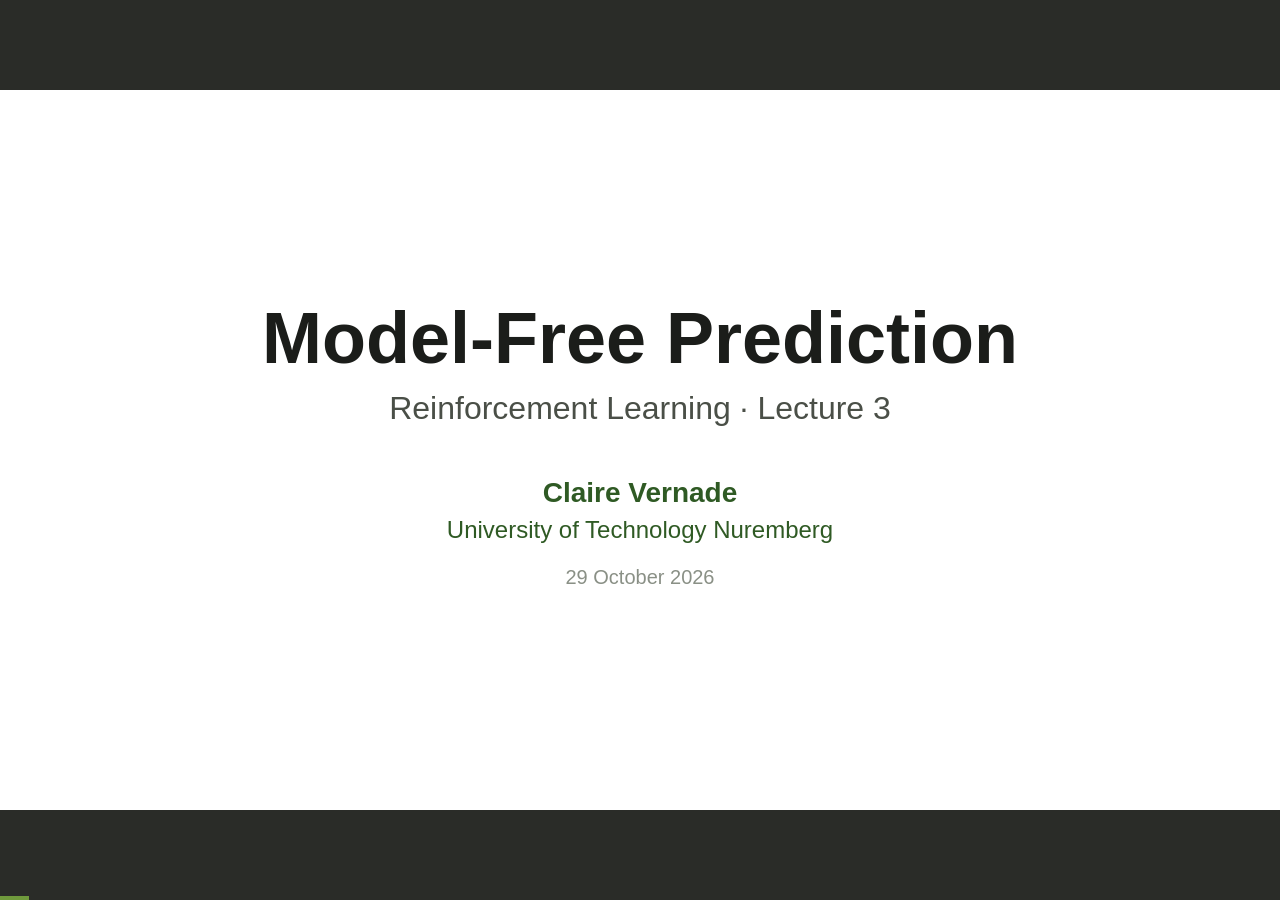
<file: lecture-03-model-free-prediction/index.html>
<!doctype html>
<html lang="en">
<head>
<meta charset="utf-8">
<meta name="viewport" content="width=device-width, initial-scale=1">
<title>Model-Free Prediction</title>
<link rel="stylesheet" href="../assets/katex/katex.min.css">
<link rel="stylesheet" href="../assets/theme.css">
</head>
<body data-lecture="RL · Lecture 3 · Model-Free Prediction" data-author="Claire Vernade">
<main class="deck">

<!-- =====================================================================
     0 · TITLE & PLAN
     ===================================================================== -->
<section class="slide title-slide">
  <h1>Model-Free Prediction</h1>
  <div class="subtitle">Reinforcement Learning · Lecture 3</div>
  <div class="author">Claire Vernade</div>
  <div class="affil">University of Technology Nuremberg</div>
  <div class="date">29 October 2026</div>
</section>

<section class="slide">
  <h2>Organisation</h2>
  <ul>
    <li><b>Group assignments</b> are done and fixed.</li>
    <li><b>Presentations</b>: what we expect</li>
    <li><b>Guest lecture</b> in the week of <b>17 December</b>: what is your availability?</li>
    <li>This course will be given <b>again next semester</b>.</li>
  </ul>
  <aside class="notes">Expectations for the presentations: to be filled in.</aside>
</section>

<section class="slide">
  <h2>Today</h2>
  <div class="cols c-60-40 middle">
    <ol>
      <li><b>Recap</b>: Bellman equations, value iteration and policy iteration</li>
      <li><b>From planning to learning</b>: what if we don't know $P$ and $r$?</li>
      <li><b>Monte Carlo</b> prediction</li>
      <li><b>Temporal-difference</b> prediction and bootstrapping</li>
      <li><b>Bias vs. variance</b>, and TD($\lambda$) in between</li>
    </ol>
    <div class="box theorem"><span class="box-title">Today's question</span>
      The policy $\pi$ is <b>fixed</b>. Can we estimate $\Vpi$ from <b>experience alone</b>?</div>
  </div>
</section>

<!-- =====================================================================
     1 · RECAP
     ===================================================================== -->
<section class="slide section">
  <div class="num">Part 1</div>
  <h2>Recap: planning with a model</h2>
  <p>Same maze, same notation as last week.</p>
</section>

<section class="slide">
  <h2><span class="kicker">Recap</span>The two-exit maze and its optimal values</h2>
  <div class="cols c-40-60">
    <figure><div class="maze vertical" data-policy="optimal" data-values="exact" data-arrows="policy" data-gamma="0.9" data-size="400"></div><figcaption>$\Vstar$ and $\pistar$ for $\gamma = 0.9$</figcaption></figure>
    <div>
      <p class="small">Deterministic moves. Exits: $+1$ (close), $+5$ (far). All other rewards $0$.</p>
      <div class="box theorem"><span class="box-title">Bellman optimality equation</span>
        $$\Vstar(s) = \max_a \Big( r(s,a) + \gamma \sum_{s'} P(s' \mid s,a)\, \Vstar(s') \Big)$$
        $\pistar$ is greedy w.r.t. $\Vstar$.
      </div>
      <p class="small fragment">At $\gamma = 0.9$ the far exit is worth it from everywhere: $V^\star(s_1) = 5\gamma^5 \approx 2.95$.</p>
    </div>
  </div>
</section>

<section class="slide">
  <h2><span class="kicker">Recap</span>Value iteration and policy iteration</h2>
  <div class="cols" style="grid-template-columns: 1fr 1fr">
    <div class="box algo" style="min-width:0; font-size:21px"><span class="box-title">Value iteration</span>
      <ol>
        <li>$V_0 = 0$</li>
        <li>Repeat, for all $s$:
          $$V_{k+1}(s) = \max_a \Big( \textcolor{#b5541c}{r(s,a)} + \gamma \sum_{s'} \textcolor{#b5541c}{P(s'|s,a)}\, V_k(s') \Big)$$</li>
        <li>Act greedily w.r.t. the last $V_k$</li>
      </ol>
    </div>
    <div class="box algo" style="min-width:0; font-size:21px"><span class="box-title">Policy iteration</span>
      <ol>
        <li>Start from any $\pi_0$</li>
        <li><b>Evaluate</b>:
          $$V^{\pi_k} = \textcolor{#b5541c}{r^{\pi_k}} + \gamma\, \textcolor{#b5541c}{P^{\pi_k}}\, V^{\pi_k}$$</li>
        <li><b>Improve</b>, for all $s$:
          $$\pi_{k+1}(s) = \argmax_a \big( \textcolor{#b5541c}{r(s,a)} + \gamma \textstyle\sum_{s'} \textcolor{#b5541c}{P(s'|s,a)}\, V^{\pi_k}(s') \big)$$</li>
      </ol>
    </div>
  </div>
  <div class="box practice fragment"><span class="box-title">Both need the model</span>
    Every update uses $\textcolor{#b5541c}{P}$ and $\textcolor{#b5541c}{r}$ explicitly. So far we did <b>pure planning</b>.</div>
</section>

<section class="slide">
  <h2><span class="kicker">Recap</span>VI and PI side by side</h2>
  <div class="cols">
    <figure><div class="maze vertical" data-values="iterate" data-algo="vi" data-gamma="0.9" data-arrows="greedy" data-size="330" data-controls="step,run,reset" data-labels="none"></div><figcaption>Value iteration: one sweep of $\Tstar$ per step</figcaption></figure>
    <figure><div class="maze vertical" data-values="iterate" data-algo="pi" data-policy="uniform" data-gamma="0.9" data-arrows="policy" data-size="330" data-controls="step,reset" data-labels="none"></div><figcaption>Policy iteration: evaluate, then improve</figcaption></figure>
  </div>
  <aside class="notes">Quick reminder only. VI needs about 6 sweeps before s1 "sees" the big exit; PI is stable after about 3 evaluate/improve rounds.</aside>
</section>

<section class="slide">
  <h2>From planning to learning</h2>
  <div class="cols c-60-40 middle">
    <div>
      <p>Someone gives you a <b>policy</b> $\pi$: a direction to take in every cell (right).</p>
      <p class="fragment">But you know <b>nothing about the world</b>: not $P$, not $r$. You don't know where the exits are or what they pay.</p>
      <p class="fragment">All you can do is <b>follow $\pi$</b> and <b>observe</b>:
        $$S_0, A_0, R_1, S_1, A_1, R_2, \dots, S_{T-1}, A_{T-1}, R_T$$</p>
      <div class="box discuss fragment"><span class="box-title">Discuss with your neighbour</span>
        How can you find out how good this policy is, starting from each cell?</div>
    </div>
    <figure><div class="maze vertical" data-values="none" data-policy="optimal-det" data-arrows="policy" data-size="300" data-labels="none"></div>
      <figcaption>The policy you are given</figcaption></figure>
  </div>
  <aside class="notes">Let them come up with "try it many times and average": that is Monte Carlo. Someone may suggest "remember how good the next cell was": that is TD.</aside>
</section>

<section class="slide">
  <h2>Reinforcement learning<br>= generalised policy iteration from data</h2>
  <div class="cols middle">
    <svg viewBox="0 0 440 300" width="440" height="300" aria-label="GPI: evaluation from data, then improvement">
      <defs><marker id="l3g1" viewBox="0 0 10 10" refX="8" refY="5" markerWidth="6" markerHeight="6" orient="auto"><path d="M0,0L10,5L0,10z" fill="#2f5a24"/></marker>
            <marker id="l3g2" viewBox="0 0 10 10" refX="8" refY="5" markerWidth="6" markerHeight="6" orient="auto"><path d="M0,0L10,5L0,10z" fill="#b5541c"/></marker></defs>
      <text x="70" y="160" font-size="42" font-weight="700" text-anchor="middle">π</text>
      <text x="370" y="160" font-size="42" font-weight="700" text-anchor="middle">V̂</text>
      <path d="M100 120 C 180 40, 260 40, 340 120" fill="none" stroke="#2f5a24" stroke-width="3.5" marker-end="url(#l3g1)"/>
      <path d="M340 180 C 260 260, 180 260, 100 180" fill="none" stroke="#b5541c" stroke-width="3.5" marker-end="url(#l3g2)"/>
      <text x="220" y="36" font-size="20" text-anchor="middle" fill="#2f5a24">evaluation: estimate V̂ ≈ V<tspan baseline-shift="super" font-size="14">π</tspan> from data</text>
      <text x="220" y="290" font-size="20" text-anchor="middle" fill="#b5541c">improvement: π ← (more) greedy w.r.t. V̂</text>
      <rect x="160" y="128" width="120" height="44" rx="8" fill="#eef3e6" stroke="#2f5a24"/>
      <text x="220" y="156" font-size="18" text-anchor="middle" fill="#2f5a24">TODAY</text>
    </svg>
    <div>
      <ul>
        <li><b>Policy evaluation</b>: estimate the current value function <em>using data</em></li>
        <li><b>Policy improvement</b>: update the policy <em>gradually</em> towards the greedy one</li>
        <li class="fragment">Today: <b>evaluation only</b> (prediction). The policy is fixed.</li>
        <li class="fragment">Next week (Chris): improvement, i.e. control. SARSA and Q-learning.</li>
      </ul>
    </div>
  </div>
</section>

<section class="slide">
  <h2>Today's setting: a fixed policy</h2>
  <div class="cols c-40-60">
    <figure><div class="maze vertical" data-policy="egreedy" data-eps="0.2" data-values="exact" data-arrows="policy" data-gamma="0.9" data-size="390"></div><figcaption>$\pi$ and its true value $\Vpi$ (hidden from the agent!)</figcaption></figure>
    <div>
      <p>$\pi$: with probability $0.8$ follow $\pistar$, with probability $0.2$ pick a random action.</p>
      <ul class="small">
        <li>Not optimal, not random: an arbitrary fixed policy</li>
        <li>Episodes start in $s_1$, $\gamma = 0.9$</li>
        <li>We know $\Vpi$ because <i>we</i> know the model, so we can check the agent's estimates</li>
      </ul>
      <div class="box theorem"><span class="box-title">Goal (prediction)</span>
        From episodes generated by $\pi$, estimate $\Vpi(s) = \E_\pi[G_t \mid S_t = s]$.</div>
    </div>
  </div>
  <aside class="notes">Chris will introduce ε-greedy properly next week. Here it's only "some fixed policy". Thin arrows = the random 5% per action.</aside>
</section>

<!-- =====================================================================
     2 · MONTE CARLO
     ===================================================================== -->
<section class="slide section">
  <div class="num">Part 2</div>
  <h2>Monte Carlo prediction</h2>
  <p>A value is an expectation, so estimate it by an average.</p>
</section>

<section class="slide">
  <h2>Monte Carlo: the idea</h2>
  <div>$$\Vpi(s) = \E_\pi\big[\,G_t \mid S_t = s\,\big] \quad\approx\quad \frac{1}{N(s)} \sum_{i=1}^{N(s)} G^{(i)}(s)$$</div>
  <ul style="margin-bottom:8px">
    <li>Play an episode with $\pi$ until it terminates</li>
    <li>For each state visited, compute <span class="hl">the return that followed, from this state on</span>: $\;G_t = R_{t+1} + \gamma R_{t+2} + \dots + \gamma^{T-t-1} R_T$</li>
    <li>Average these returns over episodes. By the law of large numbers this converges to $\Vpi(s)$.</li>
  </ul>
  <div class="cols fragment" style="margin-top:0; gap:28px">
    <div class="box practice small" style="margin:0"><span class="box-title">Requires</span>
      Episodes that <b>end</b>: we need the whole return $G_t$ before we can update.</div>
    <div class="box theorem small" style="margin:0"><span class="box-title">Does not need</span>
      <b>No model</b> ($P$, $r$ unknown), <b>no Bellman equation</b>, not even the <b>Markov property</b>: we only average returns we observed.</div>
  </div>
</section>

<section class="slide practice-slide">
  <h2>Let's practice: returns of two episodes</h2>
  <div class="cols" style="grid-template-columns: 1.35fr 1fr; gap: 32px">
    <div style="min-width:0">
      <p class="small" style="margin-bottom:6px">$\gamma = 0.9$. Backwards: $\;G_t = R_{t+1} + \gamma\, G_{t+1}$, $\;G_T = 0$.</p>
      <div class="cols" style="grid-template-columns: 1.3fr 1fr; gap: 18px">
        <table class="ep-table">
          <tr><th colspan="4" style="color:#2b5b84">Episode 1 (follows π)</th></tr>
          <tr><th>$t$</th><th>$S_t$</th><th>$R_{t+1}$</th><th>$G_t$</th></tr>
          <tr><td>0</td><td>$s_1$</td><td>0</td><td class="fragment" data-frag="6">2.95</td></tr>
          <tr><td>1</td><td>$s_2$</td><td>0</td><td class="fragment" data-frag="5">3.28</td></tr>
          <tr><td>2</td><td>$s_3$</td><td>0</td><td class="fragment" data-frag="4">3.65</td></tr>
          <tr><td>3</td><td>$s_6$</td><td>0</td><td class="fragment" data-frag="3">4.05</td></tr>
          <tr><td>4</td><td>$s_7$</td><td>0</td><td class="fragment" data-frag="2">4.50</td></tr>
          <tr><td>5</td><td>$s_{10}$</td><td>5</td><td class="fragment" data-frag="1">5</td></tr>
        </table>
        <div>
          <table class="ep-table">
            <tr><th colspan="4" style="color:#b5541c">Episode 2</th></tr>
            <tr><th>$t$</th><th>$S_t$</th><th>$R_{t+1}$</th><th>$G_t$</th></tr>
            <tr><td>0</td><td>$s_1$</td><td>0</td><td class="fragment" data-frag="8">0.90</td></tr>
            <tr><td>1</td><td>$s_2$</td><td>1</td><td class="fragment" data-frag="7">1</td></tr>
          </table>
          <p class="tiny" style="margin-top:6px">In $s_2$ the agent took one of its random actions ($\uparrow$) and fell into the small exit.</p>
        </div>
      </div>
      <div class="box theorem small fragment" data-frag="9" style="margin-top:6px"><span class="box-title">Estimate after 2 episodes: average the returns</span>
        $V(s_1) = \tfrac{2.95 + 0.90}{2} = 1.93$, $\;V(s_2) = \tfrac{3.28 + 1}{2} = 2.14$; others: one return each.<br>
        <span class="fragment" data-frag="10">States never visited <b>keep their initial value</b> $V = 0$: no data, no estimate.</span>
      </div>
    </div>
    <div class="maze-stack">
      <div class="maze vertical" data-values="none" data-paths="1 2 3 6 7 10 G | 1 2 g" data-size="300" data-labels="ids"></div>
      <div class="maze vertical fragment" data-frag="9" data-values="fixed" data-v="1.93,2.14,3.65,0,0,4.05,4.5,0,0,5,0,0" data-paths="1 2 3 6 7 10 G | 1 2 g" data-size="300" data-labels="ids"></div>
    </div>
  </div>
  <aside class="notes">Here only the last reward is non-zero, so G_t = γ^(T−t−1) × (final reward). The second maze (values) fades in over the first one.</aside>
</section>

<section class="slide">
  <h2>Monte Carlo prediction: the algorithm</h2>
  <div class="box discuss" style="margin-bottom:14px; font-size:26px"><span class="box-title">What if there are loops?</span>
    A state can be visited several times in one episode:
    <span style="white-space:nowrap">$\;\colorbox{#fbe3d2}{$s_1$} \to s_5 \to \colorbox{#fbe3d2}{$s_1$} \to s_2 \to s_3 \to \cdots \to +5$</span>.
    Each visit of $s_1$ is followed by its own return. Which one(s) do we use?</div>
  <div class="cols fragment" style="grid-template-columns: 1.7fr 1fr; gap: 24px">
    <div class="box algo" style="min-width:0; margin:0"><span class="box-title">Every-visit MC</span>
      <ol style="margin:0">
        <li>$V(s) = 0$, $N(s) = 0$ for all $s$</li>
        <li>For each episode $S_0, A_0, R_1, \dots, R_T$ generated by $\pi$:<br>
          $G \leftarrow 0$; for $t = T-1, \dots, 0$:
          <ul style="margin:2px 0 0">
            <li>$G \leftarrow R_{t+1} + \gamma G$</li>
            <li>$N(S_t) \mathrel{+}= 1, \quad V(S_t) \leftarrow V(S_t) + \frac{1}{N(S_t)}\big(G - V(S_t)\big)$</li>
          </ul></li>
      </ol>
    </div>
    <div class="box definition small fragment" style="margin:0"><span class="box-title">Variant: first-visit MC</span>
      Only update at the <b>first</b> visit of $S_t$ in the episode. The returns are then independent samples of $\Vpi(s)$, which makes the analysis simpler (the textbook version). Both converge to $\Vpi$.</div>
  </div>
</section>

<section class="slide">
  <h2 style="margin-bottom:14px">Why $\tfrac{1}{N}$? From the average to a step size $\alpha$</h2>
  <p style="margin-bottom:4px">After $N$ visits of $s$ with returns $G_1, \dots, G_N$, the Monte Carlo estimate is their <b>average</b>:</p>
  <div class="fragment" style="margin:-6px 0 -8px">$$V_N = \frac{1}{N}\sum_{i=1}^{N} G_i = \frac{1}{N}\Big((N-1)\,V_{N-1} + G_N\Big) = V_{N-1} + \frac{1}{N}\big(G_N - V_{N-1}\big)$$</div>
  <ul class="small">
    <li class="fragment">The update with $\tfrac1N$ gives <b>exactly the same number</b> as recomputing the average</li>
    <li class="fragment">But it only stores $V$ and $N$, not all past returns: cheaper, and it updates one return at a time</li>
  </ul>
  <div class="box theorem fragment"><span class="box-title">Constant step size</span>
    Replace $\tfrac1N$ by a constant $\textcolor{#b5541c}{\alpha} \in (0,1)$:
    <div style="margin:-4px 0 -6px">$$V \leftarrow V + \textcolor{#b5541c}{\alpha}\,\big(G - V\big) \quad\Longrightarrow\quad V_N = (1-\textcolor{#b5541c}{\alpha})^N V_0 + \textstyle\sum_{i=1}^{N} \textcolor{#b5541c}{\alpha}(1-\textcolor{#b5541c}{\alpha})^{N-i}\, G_i$$</div>
    <p class="small" style="margin:0">Recent returns count more; old ones are <b>forgotten</b> geometrically. Useful when the policy keeps changing (next week).</p>
  </div>
</section>

<section class="slide practice-slide">
  <h2>Let's practice: MC by hand, then many episodes</h2>
  <div class="cols c-40-60">
    <div class="learner" data-algo="mc" data-alpha="mean" data-gamma="0.9" data-eps="0.2" data-size="340"
         data-episodes="1 2 3 6 7 10 G | 1 2 g | 1 5 1 2 3 6 7 10 G" data-visit="every" data-controls="step,episode,run,reset,truth" data-info="#log-mc" data-log-lines="2"></div>
    <div style="font-size:19px">
      <p style="margin-bottom:6px">First the three episodes below. <b>Step</b> plays one transition; at the end of an episode, each <b>Step</b> performs one update, going backwards.</p>
      <ol style="margin-bottom:6px">
        <li>Ep. 1: $s_1 \to s_2 \to s_3 \to s_6 \to s_7 \to s_{10} \to$ <b>+5</b></li>
        <li>Ep. 2: $s_1 \to s_2 \to$ <b>+1</b> &nbsp;<span class="muted">(random action in $s_2$)</span></li>
        <li>Ep. 3: $s_1 \to s_5 \to s_1 \to s_2 \to \cdots \to$ <b>+5</b> &nbsp;<span class="muted">(revisits $s_1$)</span></li>
      </ol>
      <p class="fragment" style="margin-bottom:6px">Then <b>+10</b>, <b>+100</b>: new random episodes from $\pi$. Compare with the true $\Vpi$. ($n$ = number of updates of each cell.)</p>
      <div class="box discuss fragment" style="margin:0 0 6px; padding:10px 18px 8px"><span class="box-title">Discuss</span>
        Which cells are learned fast, which barely at all, and why? What would go wrong if an episode never ended?</div>
      <div id="log-mc" class="learn-log"></div>
    </div>
  </div>
  <aside class="notes">Every-visit: in ep. 3, s1 is updated twice, with returns 2.95 (second visit) and 2.39 (first visit). After ep. 3: V(s1) = (2.95 + 0.90 + 2.95 + 2.39)/4 = 2.30 (the true value is 2.39). First-visit would give (2.95 + 0.90 + 2.39)/3 = 2.08. Then +10/+100: s8, s9, s11, s12 are almost never visited from s1, so MC can only learn about states it visits (the exploration problem, next week). If episodes never end, MC never gets a return to average.</aside>
</section>

<section class="slide">
  <h2>Monte Carlo: properties</h2>
  <div class="cols">
    <div>
      <h3>Good</h3>
      <ul>
        <li><b>Unbiased</b>: $\E[G_t \mid S_t = s] = \Vpi(s)$</li>
        <li>Simple; no model needed</li>
        <li>Does not rely on the Markov property</li>
      </ul>
    </div>
    <div>
      <h3>Less good</h3>
      <ul>
        <li><b>High variance</b>: $G_t$ sums many random rewards and transitions</li>
        <li>Must wait until the <b>end of the episode</b> to update</li>
        <li>Only for episodic tasks</li>
      </ul>
    </div>
  </div>
  <div class="box discuss fragment"><span class="box-title">Can we do better?</span>
    Bellman: $\Vpi(s) = \E_\pi[R_{t+1} + \gamma\, \Vpi(S_{t+1}) \mid S_t = s]$. Could we use that, without $P$?</div>
</section>

<section class="slide center no-footer" style="justify-content:center">
  <h2 style="font-size:64px">Questions?</h2>
</section>

<!-- =====================================================================
     3 · TEMPORAL DIFFERENCE
     ===================================================================== -->
<section class="slide section">
  <div class="num">Part 3</div>
  <h2>Temporal-difference learning</h2>
  <p>Learn a guess from a guess.</p>
</section>

<section class="slide">
  <h2>TD(0): the idea</h2>
  <p style="margin-bottom:8px">By definition of the return: $\quad G_t = R_{t+1} + \gamma\, \cfut{G_{t+1}}$</p>
  <p class="small fragment" style="margin-bottom:8px">MC uses $G_t$ as the target, so it must wait until the episode ends to know $\cfut{G_{t+1}}$.</p>
  <p class="small fragment">TD: after one step we don't know $\cfut{G_{t+1}}$ yet, but $\cfut{V(S_{t+1})}$ is our current <b>estimate</b> of it, since $\Vpi(s') = \E_\pi[G_{t+1} \mid S_{t+1} = s']$:</p>
  <div class="fragment" style="margin-top:-6px">$$V(S_t) \leftarrow V(S_t) + \alpha \big( \underbrace{R_{t+1} + \gamma\, \underbrace{\cfut{V(S_{t+1})}}_{\text{estimates } G_{t+1}}}_{\text{TD target: estimates } G_t} - V(S_t) \big)$$</div>
  <div class="cols fragment">
    <div class="box definition"><span class="box-title">TD error</span>
      $\delta_t = R_{t+1} + \gamma V(S_{t+1}) - V(S_t)$ <br><span class="small">with $V(\text{exit}) = 0$</span></div>
    <div><ul class="small" style="font-size:19px">
      <li>Update <b>after every step</b>, online</li>
      <li>Works for continuing tasks (no end needed)</li>
      <li>A <b>sample</b> of the Bellman expectation equation</li>
      <li>We say the estimator <b>bootstraps</b>: it uses its own stored values $V(S_{t+1})$</li>
    </ul></div>
  </div>
</section>

<section class="slide">
  <h2>Backup diagrams: what each target looks at</h2>
  <div class="cols c-3" style="gap: 26px">
    <div style="min-width:0">
      <h3 style="font-size:24px">DP</h3>
      <p class="tiny" style="font-size:16px">$V(s) \leftarrow \sum_a \cpol{\pi(a|s)} \big( \crew{r(s,a)}$<br>$\qquad\qquad + \gamma \sum_{s'} \cfut{P(s'|s,a)\, V(s')} \big)$</p>
      <svg viewBox="0 0 280 366" width="280" height="366" aria-label="DP backup: all actions and next states, one step">
        <g stroke-width="2.5" fill="none">
          <line x1="140" y1="48" x2="70" y2="120" stroke="#2f5a24"/><line x1="140" y1="48" x2="210" y2="120" stroke="#2f5a24"/>
          <line x1="70" y1="128" x2="35" y2="214" stroke="#2b5b84"/><line x1="70" y1="128" x2="105" y2="214" stroke="#2b5b84"/>
          <line x1="210" y1="128" x2="175" y2="214" stroke="#2b5b84"/><line x1="210" y1="128" x2="245" y2="214" stroke="#2b5b84"/>
        </g>
        <circle cx="140" cy="34" r="14" fill="#fff" stroke="#1b1d1a" stroke-width="2"/>
        <circle cx="70" cy="124" r="7" fill="#1b1d1a"/><circle cx="210" cy="124" r="7" fill="#1b1d1a"/>
        <g fill="#e3ecf4" stroke="#2b5b84" stroke-width="3"><circle cx="35" cy="228" r="14"/><circle cx="105" cy="228" r="14"/><circle cx="175" cy="228" r="14"/><circle cx="245" cy="228" r="14"/></g>
        <text x="162" y="40" font-size="17" font-weight="700">s</text>
        <text x="190" y="78" font-size="16" fill="#2f5a24" font-weight="700">π(a|s)</text>
        <text x="140" y="196" text-anchor="middle" font-size="15" fill="#2b5b84" font-weight="700">P(s′|s,a)</text>
        <text x="140" y="270" text-anchor="middle" font-size="16" fill="#2b5b84" font-weight="700">bootstrap: V(s′)</text>
      </svg>
      <p class="tiny" style="font-size:16px">Needs the model. One step, <b>all</b> branches.</p>
    </div>
    <div class="fragment" style="min-width:0">
      <h3 style="font-size:24px">MC</h3>
      <p class="tiny" style="font-size:16px">$V(S_t) \leftarrow V(S_t) + \alpha\big(\crew{G_t} - V(S_t)\big)$, $\;\crew{G_t = R_{t+1} + \gamma R_{t+2} + \cdots}$</p>
      <svg viewBox="0 0 280 366" width="280" height="366" aria-label="MC backup: one sampled trajectory until the end"><circle cx="90" cy="34" r="14" fill="#fff" stroke="#1b1d1a" stroke-width="2"/>
<text x="118" y="40" font-size="17" fill="#1b1d1a" font-weight="700">S<tspan baseline-shift="sub" font-size="12">t</tspan></text>
<line x1="90" y1="48" x2="90" y2="66" stroke="#1b1d1a" stroke-width="2"/>
<circle cx="90" cy="80" r="7" fill="#1b1d1a"/>
<text x="118" y="86" font-size="17" fill="#2f5a24" font-weight="700">A<tspan baseline-shift="sub" font-size="12">t</tspan></text>
<line x1="90" y1="94" x2="90" y2="112" stroke="#1b1d1a" stroke-width="2"/>
<circle cx="90" cy="126" r="14" fill="#fff" stroke="#1b1d1a" stroke-width="2"/>
<text x="118" y="132" font-size="17" fill="#b5541c" font-weight="700">R<tspan baseline-shift="sub" font-size="12">t+1</tspan>, S<tspan baseline-shift="sub" font-size="12">t+1</tspan></text>
<line x1="90" y1="140" x2="90" y2="158" stroke="#1b1d1a" stroke-width="2"/>
<circle cx="90" cy="172" r="7" fill="#1b1d1a"/>
<text x="118" y="178" font-size="17" fill="#2f5a24" font-weight="700">A<tspan baseline-shift="sub" font-size="12">t+1</tspan></text>
<line x1="90" y1="186" x2="90" y2="204" stroke="#1b1d1a" stroke-width="2"/>
<circle cx="90" cy="218" r="14" fill="#fff" stroke="#1b1d1a" stroke-width="2"/>
<text x="118" y="224" font-size="17" fill="#b5541c" font-weight="700">R<tspan baseline-shift="sub" font-size="12">t+2</tspan>, S<tspan baseline-shift="sub" font-size="12">t+2</tspan></text>
<line x1="90" y1="232" x2="90" y2="250" stroke="#1b1d1a" stroke-width="2"/>
<text x="90" y="270" text-anchor="middle" font-size="22" fill="#1b1d1a">⋮</text>
<text x="118" y="270" font-size="17" fill="" font-weight="700"></text>
<line x1="90" y1="278" x2="90" y2="296" stroke="#1b1d1a" stroke-width="2"/>
<rect x="76" y="296" width="28" height="28" fill="#f3d97a" stroke="#5b4300"/>
<text x="118" y="316" font-size="17" fill="#b5541c" font-weight="700">R<tspan baseline-shift="sub" font-size="12">T</tspan>, end</text><path d="M58 22 Q44 22 44 40 L44 292 Q44 310 58 310" fill="none" stroke="#b5541c" stroke-width="3"/><text x="36" y="172" text-anchor="end" font-size="17" fill="#b5541c" font-weight="700">G<tspan baseline-shift="sub" font-size="12">t</tspan></text></svg>
      <p class="tiny" style="font-size:16px">One <b>sampled</b> trajectory, all the way to the end.</p>
    </div>
    <div class="fragment" style="min-width:0">
      <h3 style="font-size:24px">TD(0)</h3>
      <p class="tiny" style="font-size:16px">$V(S_t) \leftarrow V(S_t) + \alpha\big(\crew{R_{t+1}} + \gamma\, \cfut{V(S_{t+1})} - V(S_t)\big)$</p>
      <svg viewBox="0 0 280 366" width="280" height="366" aria-label="TD backup: one sampled step, then bootstrap"><circle cx="90" cy="34" r="14" fill="#fff" stroke="#1b1d1a" stroke-width="2"/>
<text x="118" y="40" font-size="17" fill="#1b1d1a" font-weight="700">S<tspan baseline-shift="sub" font-size="12">t</tspan></text>
<line x1="90" y1="48" x2="90" y2="66" stroke="#1b1d1a" stroke-width="2"/>
<circle cx="90" cy="80" r="7" fill="#1b1d1a"/>
<text x="118" y="86" font-size="17" fill="#2f5a24" font-weight="700">A<tspan baseline-shift="sub" font-size="12">t</tspan></text>
<line x1="90" y1="94" x2="90" y2="112" stroke="#1b1d1a" stroke-width="2"/>
<circle cx="90" cy="126" r="14" fill="#e3ecf4" stroke="#2b5b84" stroke-width="3"/>
<text x="118" y="132" font-size="17" fill="#b5541c" font-weight="700">R<tspan baseline-shift="sub" font-size="12">t+1</tspan>, S<tspan baseline-shift="sub" font-size="12">t+1</tspan></text><text x="118" y="168" font-size="17" fill="#2b5b84" font-weight="700">bootstrap: V(S<tspan baseline-shift="sub" font-size="12">t+1</tspan>)</text><line x1="90" y1="140" x2="90" y2="290" stroke="#b8bcb0" stroke-width="2" stroke-dasharray="4 5"/><text x="104" y="250" font-size="15" fill="#8a9086">rest of the episode:</text><text x="104" y="270" font-size="15" fill="#8a9086">not needed</text></svg>
      <p class="tiny" style="font-size:16px">One <b>sampled</b> step, then bootstrap.</p>
    </div>
  </div>
  <aside class="notes">Same colours as Lecture 2: green = actions chosen by π, orange = rewards actually received, blue = value estimates we bootstrap from. MC samples like TD but goes to the end; DP bootstraps like TD but averages over all branches with the model.</aside>
</section>

<section class="slide practice-slide">
  <h2>Let's practice: TD(0) by hand, same episodes</h2>
  <div class="cols c-40-60">
    <div class="learner" data-algo="td" data-alpha="0.5" data-gamma="0.9" data-eps="0.2" data-size="360"
         data-episodes="1 2 3 6 7 10 G | 1 2 g | 1 5 1 2 3 6 7 10 G" data-controls="step,episode,reset,truth" data-info="#log-td"></div>
    <div>
      <p class="small">$\alpha = 0.5$, $V_0 = 0$. Each <b>Step</b> = one transition <b>and</b> its update.</p>
      <ul class="small">
        <li class="fragment">After episode 1, which states have changed? <span class="fragment muted">Only $s_{10}$: $V(s_{10}) = 2.5$</span></li>
        <li class="fragment">After episode 3: $V(s_7) = 1.125$, $V(s_{10}) = 3.75$. Information travels <b>one step back per visit</b>.</li>
      </ul>
      <div id="log-td" class="learn-log"></div>
    </div>
  </div>
  <aside class="notes">Contrast with MC after the same 3 episodes: MC already has values for all visited states, TD has mostly zeros. That's the bias of bootstrapping from V0 = 0. Episode 2 detail: V(s1) stays 0 since V(s2) was 0 at that time; V(s2) becomes 0.5.</aside>
</section>

<section class="slide">
  <h2><span class="kicker">Maze</span>MC and TD on the same episodes</h2>
  <div class="cols c-60-40">
    <div class="learner" data-algo="mc,td" data-alpha-mc="0.2" data-alpha-td="0.2" data-gamma="0.9" data-eps="0.2" data-size="300" data-seed="5" data-controls="episode,run,reset,truth"></div>
    <div>
      <div class="box discuss"><span class="box-title">Discuss</span>
        After 10 episodes, why is TD's $V(s_1)$ still close to $0$? What do you expect after 100?</div>
      <p class="small fragment">The $+5$ moves back <b>one state per visit</b>, scaled by $\alpha$. MC moves it all the way back in one episode.</p>
      <p class="small fragment">Here the conditions are ideal for MC: short episodes, a single reward at the end, deterministic moves. <b>See the appendix for the bigger maze.</b></p>
    </div>
  </div>
  <aside class="notes">Run +10 a few times, then +100. Early on MC is closer to V^π; TD needs many episodes for the +5 to propagate back to s1. Ask why.</aside>
</section>

<!-- =====================================================================
     4 · BIAS / VARIANCE, TD(λ)
     ===================================================================== -->
<section class="slide section">
  <div class="num">Part 4</div>
  <h2>Bias, variance, and TD($\lambda$)</h2>
</section>

<section class="slide">
  <h2><span class="kicker">Maze</span>Bias and variance of the estimate of $V(s_2)$</h2>
  <p style="margin-bottom:4px; font-size:19px">Exactly the setting of the previous slide: same maze and policy, $\gamma = 0.9$, start in $s_1$, $V_0 = 0$, both methods with $\alpha = 0.2$. We repeat the 100-episode run <b>1000 times</b> and record $V(s_2)$ after every episode.</p>
  <div class="learn-chart" data-mode="bv" data-state="2" data-series="mc:0.2; td:0.2" data-episodes="100" data-runs="1000" data-width="1120" data-height="250"></div>
  <div class="cols" style="gap:24px; margin-top:6px">
    <div class="box practice fragment" style="margin:0; font-size:18px; padding:10px 18px 8px"><span class="box-title">Bias</span>
      TD starts far too low and needs about 50 episodes to catch up: it bootstraps from $V(s_3), V(s_6), \dots$, which are still $0$. MC only has to forget $V_0$ (about 10 episodes).</div>
    <div class="box definition fragment" style="margin:0; font-size:18px; padding:10px 18px 8px"><span class="box-title">Variance</span>
      Once settled, MC's estimates spread more (sd ≈ 0.29 vs ≈ 0.20): the MC target adds up <b>all</b> the random steps until the exit, the TD target only <b>one</b>.</div>
  </div>
  <aside class="notes">Same step size on purpose: with the running mean (1/N), MC's variance keeps shrinking like 1/√N (0.08 after 100 episodes), which is about the step size, not about bootstrapping. Constant-α MC is an exponential moving average: it effectively averages only the last ~9 returns, and the returns from s2 have sd ≈ 0.78, hence ≈ 0.26–0.29.</aside>
</section>

<section class="slide">
  <h2>Bias–variance trade-off</h2>
  <table>
    <tr><th></th><th>Target</th><th>Bias</th><th>Variance</th></tr>
    <tr><td><b>MC</b></td><td>$G_t = R_{t+1} + \gamma R_{t+2} + \dots$</td><td><b>none</b>: $\E[G_t | S_t = s] = \Vpi(s)$</td><td><b>high</b>: many random steps</td></tr>
    <tr class="fragment"><td><b>TD</b></td><td>$R_{t+1} + \gamma V(S_{t+1})$</td><td><b>biased</b> while $V \neq \Vpi$</td><td><b>low</b>: one random step</td></tr>
  </table>
  <ul class="small" style="margin-top:20px">
    <li class="fragment">The "ideal" TD target $R_{t+1} + \gamma \Vpi(S_{t+1})$ is unbiased, but we don't have $\Vpi$</li>
    <li class="fragment">Bias of the TD target: $\;\gamma\,\E\big[V(S_{t+1}) - \Vpi(S_{t+1})\big]$, which shrinks as $V$ improves</li>
    <li class="fragment">Both converge to $\Vpi$ (tabular, suitable step sizes $\sum \alpha_t = \infty$, $\sum \alpha_t^2 < \infty$)</li>
  </ul>
  <div class="box discuss fragment" style="margin-top:10px"><span class="box-title">Next</span>
    Is there a <b>middle ground</b> that trades off bias and variance?</div>
  <p class="tiny" style="margin-top:6px">A detailed bias–variance study in the bigger maze is in the appendix.</p>
</section>

<section class="slide">
  <h2>In between: $n$-step returns</h2>
  <p>Look $n$ steps ahead, then bootstrap:</p>
  <div class="eq-big">$$G_t^{(n)} = R_{t+1} + \gamma R_{t+2} + \dots + \gamma^{n-1} R_{t+n} + \gamma^n V(S_{t+n})$$</div>
  <table>
    <tr><th>$n$</th><td>$1$</td><td>$2$</td><td>$\cdots$</td><td>$\infty$</td></tr>
    <tr><th>target</th><td>$R_{t+1} + \gamma V(S_{t+1})$ &nbsp;(TD(0))</td><td>$R_{t+1} + \gamma R_{t+2} + \gamma^2 V(S_{t+2})$</td><td></td><td>$G_t$ &nbsp;(MC)</td></tr>
  </table>
  <p class="fragment" style="margin-top:18px">$n$-step TD: $\;V(S_t) \leftarrow V(S_t) + \alpha\big(G_t^{(n)} - V(S_t)\big)$. Small $n$: more bias. Large $n$: more variance.</p>
  <div class="box discuss fragment"><span class="box-title">Discuss</span>Which $n$ should we choose? Do we have to choose just one?</div>
</section>

<section class="slide">
  <h2>TD($\lambda$): average over all $n$</h2>
  <div class="cols c-60-40 middle">
    <div>
      <div class="box definition"><span class="box-title">$\lambda$-return</span>
        $$G_t^\lambda = (1-\lambda) \sum_{n=1}^{\infty} \lambda^{n-1} G_t^{(n)}, \qquad \lambda \in [0,1]$$
      </div>
      <ul class="small">
        <li>Geometric weights, summing to 1</li>
        <li>$\lambda = 0$: TD(0). $\;\lambda = 1$: MC.</li>
        <li>"Forward view": still needs the future, like MC</li>
      </ul>
    </div>
    <figure>
      <svg viewBox="0 0 340 230" width="340" height="230" aria-label="weights (1-λ)λ^(n-1) for λ=0.7">
        <line x1="30" y1="190" x2="330" y2="190" stroke="#1b1d1a"/>
        <g fill="#6f9a3c">
          <rect x="40" y="100" width="26" height="90"/><rect x="75" y="127" width="26" height="63"/><rect x="110" y="146" width="26" height="44"/>
          <rect x="145" y="159" width="26" height="31"/><rect x="180" y="168" width="26" height="22"/><rect x="215" y="175" width="26" height="15"/>
          <rect x="250" y="179" width="26" height="11"/><rect x="285" y="182" width="26" height="8"/>
        </g>
        <g font-size="14" fill="#8a9086" text-anchor="middle"><text x="53" y="208">1</text><text x="88" y="208">2</text><text x="123" y="208">3</text><text x="158" y="208">4</text><text x="193" y="208">5</text><text x="228" y="208">6</text><text x="263" y="208">7</text><text x="298" y="208">…</text></g>
        <text x="180" y="226" font-size="15" text-anchor="middle" fill="#4a4f47">n</text>
        <text x="40" y="90" font-size="15" fill="#2f5a24">weight (1−λ)λⁿ⁻¹, λ = 0.7</text>
      </svg>
    </figure>
  </div>
</section>

<section class="slide">
  <h2>TD($\lambda$), backward view: eligibility traces</h2>
  <div class="cols c-60-40" style="gap:30px">
    <div class="box algo" style="font-size:20px; margin:0"><span class="box-title">TD($\lambda$) (accumulating traces)</span>
      <ol>
        <li>Each episode: $e(s) = 0$ for all $s$</li>
        <li>At each step $t$:
          <ul>
            <li>$\delta_t = R_{t+1} + \gamma V(S_{t+1}) - V(S_t)$</li>
            <li>$e(s) \leftarrow \gamma \lambda\, e(s)$ for all $s$; $\quad e(S_t) \leftarrow e(S_t) + 1$</li>
            <li>$V(s) \leftarrow V(s) + \alpha\, \delta_t\, e(s)$ for <b>all</b> $s$</li>
          </ul></li>
      </ol>
    </div>
    <div>
      <ul class="small" style="font-size:18px">
        <li>$e(s)$ is a <b>discounted counter of visits</b>: $+1$ at each visit of $s$, then shrinks by $\gamma\lambda$ at every step: $\;e_t(s) = \sum_{k \le t} (\gamma\lambda)^{t-k}\, \mathbb{1}[S_k = s]$</li>
        <li class="fragment">Online, one step at a time, like TD(0)</li>
        <li class="fragment">Sends each TD error back to <b>all</b> recently visited states at once</li>
        <li class="fragment">Offline, it matches the forward view (Sutton &amp; Barto §12.4)</li>
      </ul>
    </div>
  </div>
  <div class="fragment" style="margin-top:4px">
    <p class="small" style="margin:0 0 2px; font-size:18px">Example: episode $s_1 \to s_5 \to s_1 \to s_2 \to s_3$, with $\gamma\lambda = 0.5$. At $t = 4$, the TD error $\delta_4$ updates every visited state, weighted by its trace (box on the right).</p>
    <svg viewBox="0 0 1140 196" width="1140" height="196" aria-label="eligibility traces along the episode, gamma*lambda = 0.5">
<line x1="180.0" y1="128" x2="900.0" y2="128" stroke="#1b1d1a"/>
<line x1="180.0" y1="84.0" x2="900.0" y2="84.0" stroke="#e4e4dc" stroke-dasharray="4 4"/><text x="172.0" y="89.0" text-anchor="end" font-size="13" fill="#8a9086">0.5</text>
<line x1="180.0" y1="40.0" x2="900.0" y2="40.0" stroke="#e4e4dc" stroke-dasharray="4 4"/><text x="172.0" y="45.0" text-anchor="end" font-size="13" fill="#8a9086">1</text>
<text x="172.0" y="133" text-anchor="end" font-size="13" fill="#8a9086">0</text>
<text x="0.0" y="66.4" font-size="16" fill="#4a4f47" font-weight="700">trace e(s)</text><text x="0.0" y="154" font-size="16" fill="#4a4f47" font-weight="700">time t</text><text x="0.0" y="186" font-size="16" fill="#4a4f47" font-weight="700">visited state</text>
<text x="210.0" y="154" text-anchor="middle" font-size="16" fill="#4a4f47">0</text>
<rect x="186.0" y="164" width="48" height="28" rx="6" fill="#2f5a24" opacity="0.15"/><text x="210.0" y="184" text-anchor="middle" font-size="17" font-weight="700" fill="#2f5a24">s<tspan baseline-shift="sub" font-size="12">1</tspan></text>
<text x="375.0" y="154" text-anchor="middle" font-size="16" fill="#4a4f47">1</text>
<rect x="352.4" y="164" width="48" height="28" rx="6" fill="#2b5b84" opacity="0.15"/><text x="375.0" y="184" text-anchor="middle" font-size="17" font-weight="700" fill="#2b5b84">s<tspan baseline-shift="sub" font-size="12">5</tspan></text>
<text x="540.0" y="154" text-anchor="middle" font-size="16" fill="#4a4f47">2</text>
<rect x="517.4" y="164" width="48" height="28" rx="6" fill="#2f5a24" opacity="0.15"/><text x="540.0" y="184" text-anchor="middle" font-size="17" font-weight="700" fill="#2f5a24">s<tspan baseline-shift="sub" font-size="12">1</tspan></text>
<text x="705.0" y="154" text-anchor="middle" font-size="16" fill="#4a4f47">3</text>
<rect x="682.4" y="164" width="48" height="28" rx="6" fill="#b5541c" opacity="0.15"/><text x="705.0" y="184" text-anchor="middle" font-size="17" font-weight="700" fill="#b5541c">s<tspan baseline-shift="sub" font-size="12">2</tspan></text>
<text x="870.0" y="154" text-anchor="middle" font-size="16" fill="#4a4f47">4</text>
<rect x="847.4" y="164" width="48" height="28" rx="6" fill="#7a3e8e" opacity="0.15"/><text x="870.0" y="184" text-anchor="middle" font-size="17" font-weight="700" fill="#7a3e8e">s<tspan baseline-shift="sub" font-size="12">3</tspan></text>
<polyline points="210.0,128 210.0,40 375.0,84.0 375.0,84.0 540.0,106.0 540.0,18.0 705.0,73.0 705.0,73.0 870.0,100.5 870.0,100.5" fill="none" stroke="#2f5a24" stroke-width="3" stroke-linejoin="round"/>
<circle cx="210.0" cy="40" r="5" fill="#2f5a24"/>
<text x="218.5" y="33" font-size="13" fill="#2f5a24" font-weight="700">1</text>
<circle cx="375.0" cy="84.0" r="5" fill="#2f5a24"/>
<text x="383.5" y="77.0" font-size="13" fill="#2f5a24" font-weight="700">0.5</text>
<circle cx="540.0" cy="18.0" r="5" fill="#2f5a24"/>
<circle cx="705.0" cy="73.0" r="5" fill="#2f5a24"/>
<text x="713.5" y="66.0" font-size="13" fill="#2f5a24" font-weight="700">0.625</text>
<circle cx="870.0" cy="100.5" r="5" fill="#2f5a24"/>
<polyline points="375.0,128 375.0,40 540.0,84.0 540.0,84.0 705.0,106.0 705.0,106.0 870.0,117.0 870.0,117.0" fill="none" stroke="#2b5b84" stroke-width="3" stroke-linejoin="round"/>
<circle cx="375.0" cy="40" r="5" fill="#2b5b84"/>
<text x="383.5" y="56" font-size="13" fill="#2b5b84" font-weight="700">1</text>
<circle cx="540.0" cy="84.0" r="5" fill="#2b5b84"/>
<text x="548.5" y="100.0" font-size="13" fill="#2b5b84" font-weight="700">0.5</text>
<circle cx="705.0" cy="106.0" r="5" fill="#2b5b84"/>
<text x="713.5" y="122.0" font-size="13" fill="#2b5b84" font-weight="700">0.25</text>
<circle cx="870.0" cy="117.0" r="5" fill="#2b5b84"/>
<polyline points="705.0,128 705.0,40 870.0,84.0 870.0,84.0" fill="none" stroke="#b5541c" stroke-width="3" stroke-linejoin="round"/>
<circle cx="705.0" cy="40" r="5" fill="#b5541c"/>
<text x="713.5" y="56" font-size="13" fill="#b5541c" font-weight="700">1</text>
<circle cx="870.0" cy="84.0" r="5" fill="#b5541c"/>
<polyline points="870.0,128 870.0,40" fill="none" stroke="#7a3e8e" stroke-width="3" stroke-linejoin="round"/>
<circle cx="870.0" cy="40" r="5" fill="#7a3e8e"/>
<text x="548.5" y="14.0" font-size="13" fill="#2f5a24" font-weight="700">1.25</text><text x="530.6" y="22.0" text-anchor="end" font-size="13" fill="#2f5a24">revisit: 0.25 + 1</text>
<rect x="916.0" y="6" width="196" height="126" rx="8" fill="#f6f5f0" stroke="#dcdcd3"/><text x="930.0" y="28" font-size="14" fill="#4a4f47" font-weight="700">weights on δ₄ at t = 4</text>
<text x="930.0" y="52" font-size="15" fill="#7a3e8e" font-weight="700">e(s<tspan baseline-shift="sub" font-size="11">3</tspan>) = 1</text>
<text x="930.0" y="74" font-size="15" fill="#b5541c" font-weight="700">e(s<tspan baseline-shift="sub" font-size="11">2</tspan>) = 0.5</text>
<text x="930.0" y="96" font-size="15" fill="#2f5a24" font-weight="700">e(s<tspan baseline-shift="sub" font-size="11">1</tspan>) = 0.3125</text>
<text x="930.0" y="118" font-size="15" fill="#2b5b84" font-weight="700">e(s<tspan baseline-shift="sub" font-size="11">5</tspan>) = 0.125</text>
</svg>
  </div>
</section>

<section class="slide">
  <h2><span class="kicker">Maze</span>TD($\lambda$) on the same episodes</h2>
  <div class="cols c-60-40">
    <div class="learner" data-algo="td,tdl" data-alpha-td="0.2" data-lambda="0.7" data-gamma="0.9" data-eps="0.2" data-size="300" data-seed="5" data-controls="episode,run,reset,truth"></div>
    <div>
      <div class="box discuss"><span class="box-title">Discuss</span>
        Play one episode. Which states did TD(0) update? Which did TD($\lambda$) update?</div>
      <p class="small fragment">TD($\lambda$) sends the final TD error back along the whole path, with weight $(\gamma\lambda)^k$.</p>
    </div>
  </div>
  <aside class="notes">After the first episode, TD(λ) has already updated the whole path (with decaying weight), unlike TD(0).</aside>
</section>

<section class="slide">
  <h2><span class="kicker">Maze</span>Choosing $\lambda$</h2>
  <div class="cols c-60-40">
    <div class="learn-chart" data-mode="lambda" data-series="0.2; 0.4; 0.6; 0.8" data-episodes="30" data-runs="60" data-width="680" data-height="380"></div>
    <div>
      <p class="small">Average error over the first 30 episodes, for four step sizes $\alpha$.</p>
      <ul class="small">
        <li class="fragment">Small $\alpha$: $\lambda$ close to 1 is best. The bias from $V_0 = 0$ dominates, so it pays to look far ahead.</li>
        <li class="fragment">Larger $\alpha$: the best $\lambda$ is <b>in between</b> (about 0.6–0.8). Variance matters too.</li>
        <li class="fragment">Same picture as Sutton &amp; Barto, Fig. 12.3</li>
      </ul>
    </div>
  </div>
</section>

<section class="slide">
  <h2>Is TD($\lambda$) still used?</h2>
  <ul>
    <li>Eligibility traces as such: less common in deep RL. They don't combine easily with experience replay.</li>
    <li class="fragment">But the <b>idea</b> is everywhere:
      <ul>
        <li>$n$-step returns: A3C, Rainbow DQN</li>
        <li>$\lambda$-returns of advantages, i.e. <b>GAE</b> in PPO (policy gradients, December)</li>
        <li>Off-policy multi-step corrections: Retrace, V-trace</li>
      </ul></li>
    <li class="fragment">Takeaway: <b>how far to look before bootstrapping</b> is a central design choice</li>
  </ul>
</section>

<section class="slide">
  <h2>From $V$ to $Q$: $n$-step TD for action values</h2>
  <p class="small" style="margin-bottom:8px">Same ideas, with <b>state–action pairs</b> instead of states: <span style="white-space:nowrap">estimate $\Qpi(s,a) = \E_\pi[G_t \mid S_t = s, A_t = a]$</span>, a table of $|\S| \times |\A|$ numbers (48 in the maze).</p>
  <div class="fragment">
    <p class="small" style="margin:0">Along the episode $\;S_t, A_t, \crew{R_{t+1}}, S_{t+1}, A_{t+1}, \crew{R_{t+2}}, \dots, S_{t+n}, A_{t+n}$, with all actions drawn from $\pi$:</p>
    <div style="margin:-4px 0 -6px">$$\begin{aligned} G_{t:t+n} &= \crew{R_{t+1} + \gamma R_{t+2} + \dots + \gamma^{n-1} R_{t+n}} + \gamma^n \cfut{Q(S_{t+n}, A_{t+n})} \\ Q(S_t, A_t) &\leftarrow Q(S_t, A_t) + \alpha \big( G_{t:t+n} - Q(S_t, A_t) \big) \end{aligned}$$</div>
  </div>
  <div class="cols fragment" style="gap:28px">
    <div class="box definition small" style="margin:0"><span class="box-title">$n = 1$: TD(0) for $Q$</span>
      $Q(S_t,A_t) \leftarrow Q(S_t,A_t) + \alpha\big(\crew{R_{t+1}} + \gamma\, \cfut{Q(S_{t+1}, A_{t+1})} - Q(S_t,A_t)\big)$<br>
      Uses the quintuple $(S_t, A_t, R_{t+1}, S_{t+1}, A_{t+1})$.</div>
    <div class="box definition small" style="margin:0"><span class="box-title">$n = \infty$: Monte Carlo for $Q$</span>
      Average the returns $G_t$ observed after each visit of the pair $(s,a)$. Same $\lambda$-trick as for $V$ in between.</div>
  </div>
  <div class="box theorem small fragment" style="margin-top:12px"><span class="box-title">Why bother with $Q$?</span>
    Without a model, $V$ alone cannot tell us which action is best: $\argmax_a \big(r(s,a) + \gamma \sum_{s'} P(s'|s,a) V(s')\big)$ needs $P$ and $r$. With $Q$, the greedy action is simply $\argmax_a Q(s,a)$.</div>
  <aside class="notes">This is exactly the update Chris will call SARSA, once the policy keeps being improved towards the greedy one. Here π is still fixed: it is pure prediction.</aside>
</section>

<section class="slide">
  <h2><span class="kicker">Conclusions</span>Two ways to estimate a value function from data</h2>
  <div class="cols" style="gap:28px">
    <div class="box definition" style="margin:0; font-size:19px; padding:12px 20px 10px"><span class="box-title">Monte Carlo</span>
      Target: the full return $\crew{G_t}$
      <ul style="margin:4px 0 0">
        <li><b>Unbiased</b>, but <b>high variance</b></li>
        <li>Waits for the <b>end of the episode</b></li>
        <li>Needs no Markov property</li>
      </ul></div>
    <div class="box definition" style="margin:0; font-size:19px; padding:12px 20px 10px"><span class="box-title">Temporal difference</span>
      Target: $\crew{R_{t+1}} + \gamma\, \cfut{V(S_{t+1})}$ (bootstrapping)
      <ul style="margin:4px 0 0">
        <li><b>Biased</b> while $V$ is wrong, but <b>low variance</b></li>
        <li>Learns <b>after every step</b></li>
        <li>Uses the Markov structure</li>
      </ul></div>
  </div>
  <p style="margin:8px 0 0; font-size:19px">In between: $n$-step returns and TD($\lambda$) choose how far to look before bootstrapping. The same ideas estimate $Q$ as well as $V$.</p>
  <div class="box theorem fragment" style="margin-top:10px; font-size:19px"><span class="box-title">Why TD remains the workhorse of RL</span>
    <p style="margin:0 0 2px">The TD error is the gap between the current estimate and the (sampled) Bellman target:</p>
    <div style="margin:-6px 0 -6px">$$\delta_t = \underbrace{\crew{R_{t+1}} + \gamma\, \cfut{V(S_{t+1})}}_{\text{Bellman target}} - \underbrace{V(S_t)}_{\text{estimate}}$$</div>
    <p style="margin:0">It works like a <b>loss</b>: $V(S_t) \leftarrow V(S_t) + \alpha\, \delta_t$ is a gradient step on $\tfrac12 \delta_t^2$ (target held fixed). Learning a value function becomes "make the Bellman error small", for any model of $V$ or $Q$.</p>
  </div>
  <aside class="notes">Keep the deep-RL link for Chris's Control II lecture (fitted Q-iteration, DQN): there the table is replaced by a neural network, and the squared TD error becomes the training loss.</aside>
</section>

<section class="slide">
  <h2>Next time: Model-free control (Chris)</h2>
  <ul>
    <li>We can now estimate $\Qpi$ from data, for a <b>fixed</b> $\pi$</li>
    <li>Improve the policy as we go, while still exploring</li>
    <li>TD for $Q$ + improvement = <b>SARSA</b>, <b>Q-learning</b></li>
  </ul>
  <div class="box discuss"><span class="box-title">Think</span>What changes if we bootstrap from $\max_a Q(S_{t+1}, a)$ instead of $Q(S_{t+1}, A_{t+1})$?</div>
</section>

<!-- =====================================================================
     APPENDIX: BIAS–VARIANCE STUDY
     ===================================================================== -->
<section class="slide section">
  <div class="num">Appendix</div>
  <h2>Bias–variance study</h2>
  <p>MC and TD compared in the bigger maze: spread of the targets, online learning, and what each method makes of the same data.</p>
</section>

<section class="slide">
  <h2><span class="kicker">Appendix</span>A bigger maze, with rewards along the way</h2>
  <div class="cols" style="grid-template-columns: auto 1fr; gap: 40px">
    <figure><div class="maze vertical" data-maze="coins" data-values="exact" data-arrows="policy" data-size="400"></div>
      <figcaption>The given policy $\pi$ and its true value $\Vpi$ (hover a cell for the number)</figcaption></figure>
    <div>
      <p class="small">The two-exit maze is small, with a single reward at the end. What about bigger problems with rewards <b>along the way</b>? A 10×10 maze:</p>
      <ul class="small">
        <li><b>Coins</b> $+1$ and <b>traps</b> $-1$, each time you step on them</li>
        <li>Exits: $+5$ (far, behind a trap), $+1$ (near the start)</li>
        <li><b>Slippery</b>: 20% chance to slip</li>
        <li>Given policy: the <b>shortest route to the big exit</b>, with 20% random actions</li>
        <li>$\gamma = 0.95$; episodes last about 30 steps</li>
      </ul>
      <p class="small fragment">Every return $G_t$ now adds up <b>many random rewards</b>: coins and traps hit or missed, slips.</p>
    </div>
  </div>
  <aside class="notes">76 states. The policy is given, not optimal: with coins that pay every time, an optimal agent would just walk back and forth between two coins. For prediction we don't care: we evaluate the policy we are given.</aside>
</section>

<section class="slide">
  <h2><span class="kicker">Bigger maze</span>Monte Carlo in the bigger maze</h2>
  <div class="cols" style="grid-template-columns: auto 1fr; gap: 40px">
    <div class="learner" data-maze="coins" data-algo="mc" data-alpha="mean" data-size="400" data-seed="5" data-controls="episode,run,reset,truth"></div>
    <div>
      <ul class="small">
        <li>Press <b>Episode</b> a few times, then <b>+10</b>, <b>+100</b></li>
        <li class="fragment">Each episode updates every cell along its path, with a <b>very noisy</b> return</li>
        <li class="fragment">Cells off the route are rarely visited, so they stay wrong for a long time</li>
      </ul>
      <div class="box discuss fragment"><span class="box-title">Discuss</span>
        Two episodes pass through the same cell and then continue the same way. Does MC "notice" that they share the rest of the path?</div>
    </div>
  </div>
  <aside class="notes">Answer: no. MC treats every return separately, even when trajectories merge. TD exploits exactly this (appendix: batch TD).</aside>
</section>

<section class="slide">
  <h2><span class="kicker">Bigger maze</span>What do the targets for $V(\text{start})$ look like?</h2>
  <p class="small">300 episodes from the start cell. Each row is a <b>histogram</b>: bar height = how many of the 300 targets fall in that range. Black line = their mean.</p>
  <div class="target-spread" data-maze="coins" data-samples="300" data-rows="mc,td,td0" data-bin="0.1" data-row-height="60"></div>
  <ul class="small" style="margin-top:14px">
    <li class="fragment">MC: centred on the true value, but <b>spread out</b>: every coin, trap and slip along the way adds noise</li>
    <li class="fragment">TD with a good $V$: same centre, about <b>half the spread</b>: only one random step</li>
    <li class="fragment">TD at the start ($V = 0$): almost no spread, but wrong. <b>That's the bias.</b></li>
  </ul>
</section>

<section class="slide">
  <h2><span class="kicker">Bigger maze</span>MC and TD online, on the same episodes</h2>
  <div class="cols" style="grid-template-columns: auto 1fr; gap: 32px">
    <div class="learner" data-maze="coins" data-algo="mc,td" data-alpha-mc="0.05" data-alpha-td="0.1" data-size="300" data-seed="5" data-controls="episode,run,reset,truth"></div>
    <div>
      <div class="box discuss"><span class="box-title">Discuss</span>
        Run +100 a few times. Where is TD better already? Where is it still behind?</div>
      <p class="small fragment">Near the exits TD is quickly accurate. Far from them, the $+5$ still has to travel back one cell per visit.</p>
    </div>
  </div>
</section>

<section class="slide">
  <h2><span class="kicker">Bigger maze</span>Learning curves, online</h2>
  <div class="cols c-60-40">
    <div class="learn-chart" data-maze="coins" data-series="mc:0.05; td:0.1; td:0.2" data-episodes="300" data-runs="20" data-width="680" data-height="380"></div>
    <div>
      <p class="small">Average over 20 runs; error weighted by how often $\pi$ visits each state.</p>
      <ul class="small">
        <li class="fragment">Online, from $V_0 = 0$, MC is still ahead early on: TD pays for its <b>bias</b> while values propagate back</li>
        <li class="fragment">A larger $\alpha$ speeds TD up but leaves more noise at the end</li>
        <li class="fragment">So is TD just worse? Look at what happens when both get the <b>same data</b> and can use it fully.</li>
      </ul>
    </div>
  </div>
  <aside class="notes">Be honest: online and tabular, starting from zero, MC often wins in episodic tasks with moderate noise. The next two slides show where TD's advantage comes from.</aside>
</section>

<section class="slide">
  <h2><span class="kicker">Bigger maze</span>Same data, better answer: batch TD</h2>
  <div class="cols c-60-40">
    <div class="learn-chart" data-maze="coins" data-mode="batch" data-ks="5,10,20,50,100" data-runs="30" data-width="680" data-height="360"></div>
    <div>
      <p class="small"><b>Batch</b> setting: collect $K$ episodes, then replay them again and again until the estimates stop changing.</p>
      <ul class="small">
        <li class="fragment">Batch MC = average of the observed returns</li>
        <li class="fragment">Batch TD(0) = exact value of the <b>MDP estimated from the data</b> (empirical transitions and rewards)</li>
        <li class="fragment">TD is about <b>25% more accurate</b> for every amount of data: it uses the Markov structure, MC does not</li>
      </ul>
    </div>
  </div>
  <aside class="notes">Sutton &amp; Barto §6.3 (Fig. 6.2, Example 6.4 "You are the predictor"). Batch TD gives the certainty-equivalence estimate. Replay buffers in deep RL are close to this batch setting.</aside>
</section>

<section class="slide">
  <h2><span class="kicker">Bigger maze</span>Why: TD reuses what it knows about the future</h2>
  <div class="cols" style="grid-template-columns: auto 1fr; gap: 36px">
    <figure><div class="maze vertical" data-maze="coins" data-values="none" data-arrows="policy" data-mark="2,3" data-size="380"></div>
      <figcaption>Dashed: a new start cell, one step off the usual route</figcaption></figure>
    <div>
      <p class="small">50 ordinary episodes from the start, then <b>one</b> episode from the new cell. How good is each estimate of $V(\text{new cell})$?</p>
      <div class="learn-chart" data-maze="coins" data-mode="newstart" data-cell="2,3" data-episodes="50" data-runs="200" data-width="560"></div>
      <ul class="small">
        <li class="fragment">MC: the only data is that one noisy return</li>
        <li class="fragment">TD: one step, then it joins states it already knows well. It <b>bootstraps</b> from them.</li>
      </ul>
    </div>
  </div>
</section>

<section class="slide">
  <h2>References</h2>
  <ul class="small">
    <li>R. Sutton, A. Barto. <i>Reinforcement Learning: An Introduction</i>, 2nd ed., 2018. Chapters 5, 6, 7, 12.</li>
    <li>Cs. Szepesvári. <i>Algorithms for Reinforcement Learning</i>, 2010. Chapter 2.</li>
    <li>D. Silver. UCL RL course, Lecture 4.</li>
    <li>G. Martius, P. Kolev. RL Lecture 4 (Model-free prediction), Universität Tübingen, 2026.</li>
    <li>J. Schulman et al. High-dimensional continuous control using generalized advantage estimation. ICLR 2016.</li>
  </ul>
</section>

</main>

<script src="../assets/katex/katex.min.js"></script>
<script src="../assets/katex/auto-render.min.js"></script>
<script src="../assets/macros.js"></script>
<script src="../assets/maze.js"></script>
<script src="../assets/learn.js"></script>
<script src="../assets/deck.js"></script>
</body>
</html>
</file>
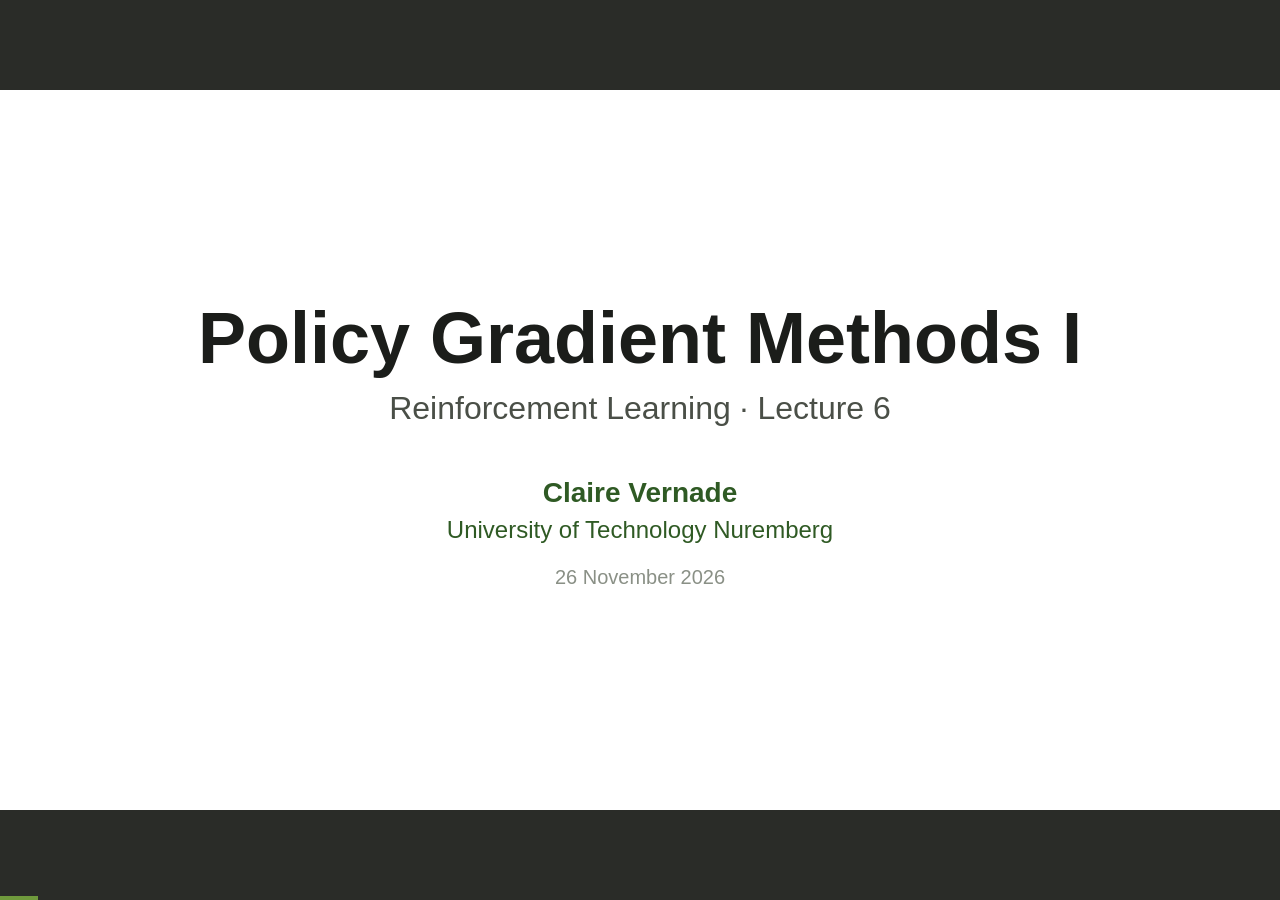
<file: lecture-06-policy-gradient-1/index.html>
<!doctype html>
<html lang="en">
<head>
<meta charset="utf-8">
<meta name="viewport" content="width=device-width, initial-scale=1">
<title>Policy Gradient Methods I</title>
<link rel="stylesheet" href="../assets/katex/katex.min.css">
<link rel="stylesheet" href="../assets/theme.css">
<style>
  .slide table.caus-table { font-size: 24px; }
  .slide table.caus-table th, .slide table.caus-table td { text-align: center; padding: 8px 22px; }
  .caus-table td.keep { color: var(--accent); font-weight: 700; background: var(--accent-bg); }
  .caus-table td.drop { color: var(--ink-faint); background: var(--paper-warm); font-size: .8em; }
  .deck > .slide-hidden { display: none; }
  .pg-hl { background: #fff2a8; border-radius: 4px; padding: 0 3px; }
  .slide table.tw-table { font-size: 21px; margin-top: 4px; }
  .slide table.tw-table th, .slide table.tw-table td { text-align: center; padding: 6px 12px; }
  .slide table.tw-table th:first-child { text-align: left; color: var(--ink); font-weight: 600; }
  .slide table.tw-table td.avg { color: var(--blue); font-weight: 700; background: var(--blue-bg); }
  .slide table.map-table { font-size: 18px; border: 0; }
  .slide table.map-table td { border: 0; padding: 3px 6px; vertical-align: top; text-align: left; }
  .slide table.map-table td:first-child { white-space: nowrap; }
  .pg-sol-wrap { position: relative; }
  .pg-sol-btn { font: 600 16px var(--font-text); padding: 5px 14px; border-radius: 8px; border: 1.5px solid var(--warm); background: #fff; color: var(--warm); cursor: pointer; }
  .pg-sol-btn:hover { background: var(--warm-bg); }
  .pg-sol { display: none; position: absolute; left: 0; right: 0; bottom: 0; margin: 0; z-index: 5; cursor: pointer;
            background: #fff; border: 2px solid var(--warm); border-left: 6px solid var(--warm); box-shadow: 0 8px 24px rgba(0,0,0,.18); font-size: 22px; }
  .pg-sol > .box-title { color: var(--warm); }
  .pg-sol-wrap.open .pg-sol { display: block; }
  @media print { .pg-sol-btn { display: none; } }
  .pg-stack { font-size: 24px; }
  .pg-stack .pg-step .katex-display { margin: 0.15em 0; text-align: left; }
  .pg-stack .pg-step .katex-display > .katex { text-align: left; padding-left: 6px; }
  .pg-stack .pg-note { font-size: 16px; color: var(--ink-soft); padding-left: 30px; margin: -2px 0 6px; line-height: 1.3; }
  .pg-stack .box { margin-top: 8px; font-size: 21px; padding-top: 10px; padding-bottom: 10px; }
</style>
</head>
<body data-lecture="RL · Lecture 6 · Policy Gradient Methods I" data-author="Claire Vernade">
<main class="deck">

<!-- =====================================================================
     0 · TITLE & PLAN
     ===================================================================== -->
<section class="slide title-slide">
  <h1>Policy Gradient Methods I</h1>
  <div class="subtitle">Reinforcement Learning · Lecture 6</div>
  <div class="author">Claire Vernade</div>
  <div class="affil">University of Technology Nuremberg</div>
  <div class="date">26 November 2026</div>
</section>

<section class="slide">
  <h2>Today</h2>
  <div class="cols c-60-40 middle">
    <ol>
      <li><b>The problem</b>: a parametrised policy and its value $J(\theta)$</li>
      <li><b>Black-box search</b>: the cross-entropy method</li>
      <li><b>The gradient, from trajectories</b>: the log-derivative trick</li>
      <li><b>REINFORCE</b>: Monte Carlo policy gradient</li>
      <li><b>Variance</b> and <b>causality</b></li>
    </ol>
    <div class="box theorem"><span class="box-title">Today's question</span>
      Can we improve a parametrised policy $\pi_\theta$ directly, using <b>sampled trajectories only</b>?</div>
  </div>
  <aside class="notes">Three lectures on policy gradient. Today everything is built from whole trajectories: no value function, no Bellman equation. Next week: the state-action view (occupancy measure, PG theorem with Q), learned baselines and actor–critic.</aside>
</section>

<section class="slide section">
  <div class="num">Part 1</div>
  <h2>The problem</h2>
  <p>A parametrised policy, one number to maximise, and a running example we can draw.</p>
</section>

<section class="slide">
  <h2><span class="kicker">Recap</span>The objective, written as a function of the policy</h2>
  <div class="cols c-60-40">
    <div>
      <p>Start state $S_0 \sim \rho$ (in the maze: $\rho = \delta_{s_1}$). The <b>value of a policy</b> is one number:</p>
      <div class="eq-big">$$J(\pi) \;=\; \E_\pi\Big[\sum_{t=0}^{\infty} \gamma^t R_{t+1}\Big] \;=\; \sum_s \rho(s)\, \Vpi(s)$$</div>
      <ul>
        <li class="fragment">Control = $\max_\pi J(\pi)$.</li>
        <li class="fragment">Lectures 2 to 5: get there <b>through value functions</b>: compute or learn $\Qstar$, then act greedily.</li>
        <li class="fragment">Today: <b>parametrise</b> the policy, $\pi_\theta$, and maximise $J(\theta) := J(\pi_\theta)$ over $\theta \in \R^p$.</li>
      </ul>
    </div>
    <figure><div class="maze vertical" data-policy="optimal" data-values="exact" data-arrows="policy" data-gamma="0.9" data-size="360"></div>
      <figcaption>$\pistar$ and $\Vstar$: $J(\pistar) = \Vstar(s_1) = 5\gamma^5 \approx 2.95$</figcaption></figure>
  </div>
</section>

<section class="slide">
  <h2>Parametrised policies</h2>
  <div class="cols c-60-40">
    <div>
      <table>
        <tr><th>Policy</th><th>$\pi_\theta(a|s)$</th></tr>
        <tr><td>tabular softmax</td><td>$\propto \exp(\theta_{s,a})$, $\;\theta \in \R^{|\S|\times|\A|}$</td></tr>
        <tr><td>linear softmax</td><td>$\propto \exp(\theta^\top \phi(s,a))$</td></tr>
        <tr><td>neural softmax</td><td>$\propto \exp(f_\theta(s)_a)$: a network with $|\A|$ outputs</td></tr>
        <tr><td>Gaussian<br>(continuous actions)</td><td>$\mathcal{N}\big(\mu_\theta(s), \sigma^2\big)$</td></tr>
      </table>
      <p class="small fragment" style="margin-top:14px">Requirement: $\pi_\theta(a|s)$ is <b>differentiable</b> in $\theta$ (and positive wherever we need to explore).</p>
    </div>
    <figure>
      <svg viewBox="0 0 420 330" width="420" height="330" aria-label="Same network, two readings of its outputs">
        <rect x="20" y="120" width="70" height="90" rx="8" fill="#eaf0f6" stroke="#2b5b84"/><text x="55" y="172" font-size="22" text-anchor="middle" fill="#2b5b84">s</text>
        <rect x="120" y="100" width="110" height="130" rx="10" fill="#f6f5f0" stroke="#4a4f47"/><text x="175" y="172" font-size="18" text-anchor="middle" fill="#4a4f47">network</text>
        <line x1="90" y1="165" x2="120" y2="165" stroke="#4a4f47" stroke-width="2"/>
        <g font-size="17">
          <line x1="230" y1="130" x2="260" y2="70" stroke="#4a4f47"/><line x1="230" y1="200" x2="260" y2="260" stroke="#4a4f47"/>
          <rect x="250" y="30" width="170" height="80" rx="8" fill="#fbefe6" stroke="#b5541c"/>
          <text x="335" y="60" text-anchor="middle" fill="#b5541c" font-weight="700">DQN: Q_w(s,·)</text>
          <text x="335" y="88" text-anchor="middle" fill="#1b1d1a">act: argmax</text>
          <rect x="250" y="220" width="170" height="80" rx="8" fill="#eef3e6" stroke="#2f5a24"/>
          <text x="335" y="250" text-anchor="middle" fill="#2f5a24" font-weight="700">PG: logits</text>
          <text x="335" y="278" text-anchor="middle" fill="#1b1d1a">act: sample softmax</text>
        </g>
      </svg>
      <figcaption>Same architecture, different meaning of the outputs</figcaption>
    </figure>
  </div>
  <aside class="notes">Emphasise: for a neural softmax policy the architecture can be identical to DQN; the difference is only what the outputs mean and how they are trained.</aside>
</section>

<section class="slide">
  <h2><span class="kicker">Running example</span>A policy with two parameters</h2>
  <div class="cols" style="grid-template-columns: 500px 1fr; gap: 36px">
    <div>
      <p class="small">Two hand-made features, one per behaviour:</p>
      <ul class="small">
        <li>$\phi_{\text{big}}(s,a) = 1$ if $a$ is the first move of the shortest route from $s$ to the <b>big</b> exit, else $0$</li>
        <li>$\phi_{\text{small}}(s,a) = 1$ if $a$ is the first move of the shortest route to the <b>small</b> exit, else $0$</li>
      </ul>
      <p class="small">A linear softmax policy on these features:</p>
      <div style="font-size:21px">$$\pi_\theta(a|s) \;\propto\; \exp\big(\theta_{\text{big}}\,\phi_{\text{big}}(s,a) + \theta_{\text{small}}\,\phi_{\text{small}}(s,a)\big)$$</div>
      <p class="small">Two numbers: $\theta = (\theta_{\text{big}}, \theta_{\text{small}}) \in \R^2$, the weight given to each behaviour.</p>
    </div>
    <div>
      <div class="cols" style="gap:18px; grid-template-columns: 235px 235px">
        <figure><div class="maze vertical" data-policy="big" data-values="none" data-arrows="policy" data-size="235" data-labels="ids"></div><figcaption>$\phi_{\text{big}} = 1$ on these actions</figcaption></figure>
        <figure><div class="maze vertical" data-policy="small" data-values="none" data-arrows="policy" data-size="235" data-labels="ids"></div><figcaption>$\phi_{\text{small}} = 1$ on these actions</figcaption></figure>
      </div>
      <ul class="small" style="margin-top:10px">
        <li class="fragment">$\theta = (0,0)$: all logits $0$, the <b>uniform</b> policy.</li>
        <li class="fragment">$\theta = (5, 0)$: in $s_1$, $\pi(\rightarrow|s_1) = e^5/(e^5+3) \approx 0.98$: follows the big route. Negative weights mean "avoid".</li>
        <li class="fragment">The two features agree only in $s_3$, $s_4$, $s_{12}$.</li>
      </ul>
    </div>
  </div>
  <aside class="notes">Why this parametrisation: (1) two parameters, so we can draw J(θ) and every update in the plane; (2) it is a genuine linear softmax policy, the score is φ(s,a) − E_π[φ(s,·)]; (3) it contains near-optimal policies (θ_big → ∞) and a local optimum (θ_small → ∞), so it shows the non-concavity of J with only two numbers; (4) the same family is used in every demo today: CEM, the REINFORCE cloud, baselines, REINFORCE runs. Shortest routes are computed by breadth-first search in the maze; ties are broken in the order ↑ → ↓ ←, which is why s1 points up (not right) for the small exit.</aside>
</section>

<section class="slide">
  <h2><span class="kicker">Running example</span>The landscape $J(\theta)$</h2>
  <div class="pg-lab" data-mode="landscape" data-maze="1" data-legend="1" data-theta="-1,2" data-size="340" data-maze-size="225"
       data-caption="<b>Colour:</b> $J(\theta) = V^{\pi_\theta}(s_1)$, computed exactly from the model (Lecture 2). The agent never sees this picture.<br><b>Click</b> on the landscape to pick a $\theta$: the maze shows the policy $\pi_\theta$."
       data-footer="<div class='box discuss' style='margin-top:12px'><span class='box-title'>Discuss with your neighbour</span>Suppose you start at $\theta_0$, somewhere in one of the basins. How would you improve your policy?</div>"></div>
  <aside class="notes">Click a few points: bottom right (θ_big large) the arrows follow the big route, J → 5γ⁵ ≈ 2.95; top left the small route, J → γ·1 = 0.9; bottom left (both negative) the policy avoids both routes and wanders, J ≈ 0; at the origin the uniform policy, J = 0.52; at (4, 4) both behaviours equally weighted, the small exit wins (J ≈ 0.89). Two basins separated by a ridge just left of the uniform policy: exact gradient ascent from (0, 0) reaches the big exit, from (−0.25, 0) the small exit. J is not concave, even with two parameters. θ₀ = (−1, 2) is in the small-exit basin. Expected answers: try nearby θ and keep what works (CEM, next), or follow the slope (gradient, Part 3).</aside>
</section>

<section class="slide section">
  <div class="num">Part 2</div>
  <h2>Black-box policy search</h2>
  <p>Before computing any gradient: try parameters, keep the good ones.</p>
</section>

<section class="slide">
  <h2>Policy search without gradients</h2>
  <div class="cols c-60-40">
    <div>
      <p>We cannot write $J(\theta)$ down, but we can <b>evaluate</b> it: run $\pi_\theta$ for $M$ trajectories and average their returns.</p>
      <div class="eq-big">$$\hat J(\theta) = \frac{1}{M}\sum_{i=1}^M R(\tau_i), \qquad \tau_i \sim p_\theta, \qquad \E\big[\hat J(\theta)\big] = J(\theta)$$</div>
      <ul>
        <li class="fragment">Treat $\theta \mapsto \hat J(\theta)$ as a <b>noisy black box</b>: zero-order optimisation.</li>
        <li class="fragment">Many options: hill climbing, finite differences, Nelder–Mead, <b>evolution strategies</b>…</li>
        <li class="fragment">$\pi_\theta$ does not even need to be <b>differentiable</b>.</li>
      </ul>
    </div>
    <div class="box discuss fragment"><span class="box-title">Discuss with your neighbour</span>
      A trajectory contains every state, action and reward. What does $\hat J(\theta)$ keep of it?</div>
  </div>
  <aside class="notes">Finite differences in one line if asked: ∂J/∂θ_k ≈ (Ĵ(θ + ε u_k) − Ĵ(θ))/ε needs p + 1 noisy evaluations per gradient. Kohl &amp; Stone (2004) tuned the 12 gait parameters of an Aibo robot dog this way. Answer to the question: only one number per trajectory, R(τ).</aside>
</section>

<section class="slide">
  <h2>The cross-entropy method (CEM)</h2>
  <div class="cols c-60-40">
    <div class="box algo" style="font-size:22px"><span class="box-title">CEM</span>
      Initialise a search distribution $\mathcal{N}(\mu, \operatorname{diag}\sigma^2)$ over $\theta \in \R^p$
      <ol>
        <li>Sample a population $\theta_1, \dots, \theta_N \sim \mathcal{N}(\mu, \operatorname{diag}\sigma^2)$</li>
        <li>Score each one: $\hat J(\theta_n)$ from $M$ trajectories</li>
        <li>Keep the $k$ best: the <b>elites</b></li>
        <li>Refit $\mu, \sigma$: mean and standard deviation of the elites, per coordinate (plus a small noise floor)</li>
        <li>Go to 1</li>
      </ol>
    </div>
    <div>
      <ul class="small">
        <li class="fragment">The randomness is in the <b>parameters</b>, not in the actions: each candidate $\theta_n$ is a whole policy.</li>
        <li class="fragment">Step 4 is maximum likelihood on the elites: it minimises the cross-entropy between the elite sample and the search distribution.</li>
        <li class="fragment">Cost: $N \times M$ trajectories per iteration.</li>
        <li class="fragment">Classic results: Tetris (Szita &amp; Lőrincz, 2006). Refined versions: CMA-ES.</li>
      </ul>
    </div>
  </div>
  <aside class="notes">Rubinstein (1999) for the method. The noise floor keeps σ from collapsing too early (Szita &amp; Lőrincz call it "noisy CEM").</aside>
</section>

<section class="slide">
  <h2><span class="kicker">Maze</span>CEM on the running example</h2>
  <div class="pg-lab" data-mode="cem" data-theta="0,0" data-sigma="2" data-pop="20" data-elite="5" data-evals="5" data-size="430"
       data-caption="The two-parameter policy from Part 1. Each <b>dot</b> is a candidate $\theta_n$; <b>yellow</b> dots are the elites. Ellipses: the search distribution at $1\sigma$ and $2\sigma$. Background: the landscape $J(\theta)$, which CEM never sees."></div>
  <aside class="notes">Start at μ = (0, 0) (the uniform policy), σ = 2. Alternate "sample population" and "refit to elites" twice, slowly; then "iterate ×5". Over 40 seeds, this setting reaches the big exit every time after 15 iterations, using 1500 trajectories (20 candidates × 5 trajectories × 15). Point out that J is bimodal: candidates near the small-exit plateau score ≈ 0.9 and are outscored. Here, in 2D, CEM works very well. The question is how it scales with p.</aside>
</section>

<section class="slide">
  <h2>What CEM ignores</h2>
  <ul>
    <li><b>One number per trajectory</b>: $R(\tau)$. Which actions were good, and when? Lost.</li>
    <li class="fragment">The population must explore every direction of $\R^p$. Fine for $p = 2$ or $p = 12$ (a robot gait), hard for a network with $10^6$ weights.</li>
    <li class="fragment">But: simple, parallel, robust to noise, works for non-differentiable policies. Evolution strategies remain a strong baseline (Salimans et al., 2017).</li>
  </ul>
  <div class="spacer"></div>
  <div class="box discuss fragment"><span class="box-title">Discuss with your neighbour</span>
    Other (better) ideas?</div>
  <aside class="notes">Collect ideas. Two we follow next: perturb one coordinate at a time (finite differences), or use the actions we took (log-derivative trick). CEM increases the likelihood of the parameters that worked; policy gradient will increase the likelihood of the actions that worked.</aside>
</section>

<section class="slide section">
  <div class="num">Part 3</div>
  <h2>The gradient, from trajectories</h2>
  <p>Use what CEM throws away: the actions we took.</p>
</section>

<section class="slide">
  <h2>So, what is $\nabla_\theta J(\theta)$?</h2>
  <div class="eq-big">$$J(\theta) = \E_{\tau \sim p_\theta}\big[R(\tau)\big] = \sum_\tau \cpol{p_\theta(\tau)}\, R(\tau), \qquad R(\tau) = \sum_{t} \gamma^t R_{t+1}$$</div>
  <ul>
    <li class="fragment">The return $R(\tau)$ of a <b>given</b> trajectory does not depend on $\theta$. The parameters only change <b>which trajectories we see</b>, through $p_\theta(\tau)$.</li>
    <li class="fragment">$p_\theta(\tau) = \crew{\rho(S_0)} \prod_t \cpol{\pi_\theta(A_t|S_t)}\, \crew{P(S_{t+1}|S_t,A_t)}$: a part we know and can differentiate, and the dynamics, which we don't know.</li>
  </ul>
  <div class="box discuss fragment"><span class="box-title">Discuss with your neighbour</span>
    How could we estimate $\nabla_\theta J(\theta)$ without knowing $\crew{P}$?</div>
  <aside class="notes">Two ideas follow: perturb θ and compare returns (finite differences), or differentiate p_θ(τ) itself (log-derivative trick).</aside>
</section>

<section class="slide">
  <h2>Idea 1: finite differences</h2>
  <div class="cols c-60-40">
    <div>
      <div class="box definition"><span class="box-title">Finite-difference gradient</span>
        For each coordinate $k = 1, \dots, p$ of $\theta$, perturb it by a small $\varepsilon$ and compare the returns:
        $$\frac{\partial J}{\partial \theta_k}(\theta) \;\approx\; \frac{\hat J(\theta + \varepsilon\, e_k) - \hat J(\theta)}{\varepsilon},$$
        where $e_k$ is the $k$-th unit vector and $\hat J$ is the average return of $M$ trajectories.
      </div>
      <ul class="small">
        <li class="fragment"><b>Cost</b>: $p + 1$ policies to evaluate, $M$ trajectories each: $(p+1)M$ trajectories for <b>one</b> gradient step.</li>
        <li class="fragment"><b>Noise</b>: the errors of $\hat J$ are divided by $\varepsilon$. Small $\varepsilon$: huge noise. Large $\varepsilon$: not a gradient any more.</li>
        <li class="fragment">Works for any policy, differentiable or not.</li>
      </ul>
    </div>
    <div>
      <p class="small fragment"><b>Example</b>: Kohl &amp; Stone (2004) tuned the 12 gait parameters of an Aibo robot dog this way, timing each gait on the field.</p>
      <div class="box discuss fragment"><span class="box-title">Idea 2</span>
        Can we get the <b>whole</b> gradient from the trajectories of $\pi_\theta$ alone, without perturbing $\theta$?</div>
    </div>
  </div>
  <aside class="notes">Same flavour as CEM: θ is evaluated as a black box, one number per trajectory. In the running example p = 2, so 3 policies per step; for a network, millions.</aside>
</section>

<section class="slide">
  <h2>Idea 2: write the gradient as an expectation</h2>
  <div class="cols" style="grid-template-columns: 410px 1fr; gap: 40px">
    <div>
      <p class="small" style="margin-bottom:6px">Simplest case first: a <b>one-step MDP</b>. In state $s$, pick $a \sim \pi_\theta(\cdot|s)$, receive $r(s,a)$, the episode ends.</p>
      <figure>
        <svg viewBox="0 0 400 180" width="380" height="171" aria-label="One state s with K actions a_1 to a_K, each giving a reward r(s, a_k)">
          <defs><marker id="l6os" viewBox="0 0 10 10" refX="8" refY="5" markerWidth="6" markerHeight="6" orient="auto"><path d="M0,0L10,5L0,10z" fill="#2f5a24"/></marker></defs>
          <circle cx="50" cy="90" r="32" fill="#eef3e6" stroke="#2f5a24" stroke-width="2.5"/>
          <text x="50" y="98" font-size="24" text-anchor="middle" fill="#1b1d1a" font-style="italic">s</text>
          <g font-size="17" fill="#1b1d1a">
            <line x1="82" y1="80" x2="250" y2="24" stroke="#2f5a24" stroke-width="2.5" marker-end="url(#l6os)"/>
            <line x1="83" y1="88" x2="250" y2="72" stroke="#2f5a24" stroke-width="2.5" marker-end="url(#l6os)"/>
            <line x1="82" y1="102" x2="250" y2="156" stroke="#2f5a24" stroke-width="2.5" marker-end="url(#l6os)"/>
            <text x="120" y="42" fill="#2f5a24" font-style="italic">π(a<tspan baseline-shift="sub" font-size="12">1</tspan>|s)</text>
            <text x="120" y="152" fill="#2f5a24" font-style="italic">π(a<tspan baseline-shift="sub" font-size="12">K</tspan>|s)</text>
            <rect x="256" y="8" width="136" height="32" rx="6" fill="#fbefe6" stroke="#b5541c"/><text x="324" y="30" text-anchor="middle"><tspan font-style="italic">a</tspan><tspan baseline-shift="sub" font-size="12">1</tspan> → r(s, a<tspan baseline-shift="sub" font-size="12">1</tspan>)</text>
            <rect x="256" y="56" width="136" height="32" rx="6" fill="#fbefe6" stroke="#b5541c"/><text x="324" y="78" text-anchor="middle"><tspan font-style="italic">a</tspan><tspan baseline-shift="sub" font-size="12">2</tspan> → r(s, a<tspan baseline-shift="sub" font-size="12">2</tspan>)</text>
            <text x="324" y="116" text-anchor="middle" font-size="22" fill="#8a9086">⋮</text>
            <rect x="256" y="140" width="136" height="32" rx="6" fill="#fbefe6" stroke="#b5541c"/><text x="324" y="162" text-anchor="middle"><tspan font-style="italic">a</tspan><tspan baseline-shift="sub" font-size="12">K</tspan> → r(s, a<tspan baseline-shift="sub" font-size="12">K</tspan>)</text>
          </g>
        </svg>
        <figcaption>One state, $K$ actions, one reward each</figcaption>
      </figure>
      <div class="box definition fragment small" data-frag="3" style="margin-top:6px"><span class="box-title">Tool: log-derivative trick</span>
        $\nabla_\theta \pi_\theta = \pi_\theta\, \nabla_\theta \log \pi_\theta$, since $\nabla \log \pi = \nabla \pi / \pi$.<br>
        $\nabla_\theta \log \pi_\theta(a|s)$: the <b>score function</b>.
      </div>
    </div>
    <div class="pg-stack">
      <div class="pg-step">
        <div>$$J(\theta) = \E_{a\sim\pi_\theta(\cdot|s)}\big[r(s,a)\big] = \sum_a \pi_\theta(a|s)\, r(s,a)$$</div>
        <div class="pg-note">the objective, written as a sum over actions</div>
      </div>
      <div class="pg-step fragment" data-frag="1">
        <div>$$\nabla_\theta J(\theta) = \sum_a \htmlClass{pg-hl}{\nabla_\theta \pi_\theta(a|s)}\; r(s,a)$$</div>
        <div class="pg-note">$r$ does not depend on $\theta$. Problem: this needs $r(s,a)$ for <b>every</b> action, and $\nabla\pi$ is not a probability.</div>
      </div>
      <div class="pg-step fragment" data-frag="3">
        <div>$$\textcolor{#8a9086}{\nabla_\theta J(\theta)} = \sum_a \htmlClass{pg-hl}{\pi_\theta(a|s)\, \nabla_\theta \log \pi_\theta(a|s)}\; r(s,a)$$</div>
        <div class="pg-note">log-derivative trick (left)</div>
      </div>
      <div class="pg-step fragment" data-frag="4">
        <div>$$\textcolor{#8a9086}{\nabla_\theta J(\theta)} = \htmlClass{pg-hl}{\E_{a\sim\pi_\theta(\cdot|s)}\big[}\, \nabla_\theta \log \pi_\theta(a|s)\; r(s,a)\, \htmlClass{pg-hl}{\big]}$$</div>
        <div class="pg-note">a sum weighted by $\pi_\theta(a|s)$ is an expectation under $\pi_\theta$</div>
      </div>
      <div class="box theorem fragment" data-frag="5"><span class="box-title">The gradient is an expectation</span>
        Sample $a \sim \pi_\theta(\cdot|s)$, observe $r$: $\;\hat g = r\, \nabla_\theta \log \pi_\theta(a|s)$ is an <b>unbiased estimate</b> of $\nabla_\theta J(\theta)$, from the action we <b>took</b> only.
      </div>
    </div>
  </div>
  <aside class="notes">Same structure as Georg's slide. Two separate messages: the log-derivative trick is only a tool (left box); the point is the last line: the gradient is an expectation under our own policy, so we can estimate it by sampling. Line 2 is the problem: a sum over all actions with weights ∇π that are not probabilities. Lines 3–4 turn it into an average over actions drawn from π_θ. Intuition: ĝ pushes up the log-probability of the action we took, in proportion to its reward. Next slide: the same steps for whole trajectories.</aside>
</section>

<section class="slide">
  <h2>Whole trajectories: the dynamics cancel</h2>
  <div class="box definition" style="position:absolute; top:26px; right:72px; width:262px; margin:0; padding:8px 14px; font-size:19px; line-height:1.3">
    <span class="box-title" style="font-size:13px; margin-bottom:2px">Recall</span>
    $J(\theta) = \textstyle\sum_\tau p_\theta(\tau)\, R(\tau)$<br>
    <span style="font-size:14px; color:var(--ink-soft)">probability of $\tau$ × its return</span>
  </div>
  <div class="cols" style="grid-template-columns: 410px 1fr; gap: 40px">
    <div>
      <p class="small" style="margin-bottom:2px">Same steps, with a <b>whole trajectory</b> $\tau$ instead of one action, and $p_\theta(\tau)$ instead of $\pi_\theta(a|s)$:</p>
      <figure>
          <svg viewBox="0 0 420 300" width="410" height="293" aria-label="Many possible trajectories from S_0 through grey states; one highlighted trajectory shows S_0 sampled from rho, an action A_t sampled from pi_theta at a state S_t, and the transition P to S_t+1; each trajectory ends with its return R(tau)">
          <defs><marker id="l6ta" viewBox="0 0 10 10" refX="8" refY="5" markerWidth="5" markerHeight="5" orient="auto"><path d="M0,0L10,5L0,10z" fill="#2f5a24"/></marker><marker id="l6tp" viewBox="0 0 10 10" refX="8" refY="5" markerWidth="5" markerHeight="5" orient="auto"><path d="M0,0L10,5L0,10z" fill="#b5541c"/></marker></defs>
          <circle cx="150" cy="190" r="8" fill="#e7e7df" stroke="#c9c9bf"/>
          <circle cx="128" cy="250" r="8" fill="#e7e7df" stroke="#c9c9bf"/>
          <circle cx="196" cy="215" r="8" fill="#e7e7df" stroke="#c9c9bf"/>
          <circle cx="220" cy="150" r="8" fill="#e7e7df" stroke="#c9c9bf"/>
          <circle cx="250" cy="250" r="8" fill="#e7e7df" stroke="#c9c9bf"/>
          <circle cx="98" cy="200" r="8" fill="#e7e7df" stroke="#c9c9bf"/>
          <circle cx="240" cy="110" r="8" fill="#e7e7df" stroke="#c9c9bf"/>
          <circle cx="160" cy="140" r="8" fill="#e7e7df" stroke="#c9c9bf"/>
          <circle cx="214" cy="270" r="8" fill="#e7e7df" stroke="#c9c9bf"/>
          <circle cx="262" cy="190" r="8" fill="#e7e7df" stroke="#c9c9bf"/>
          <circle cx="120" cy="170" r="8" fill="#e7e7df" stroke="#c9c9bf"/>

          <circle cx="70" cy="240" r="8" fill="#e7e7df" stroke="#c9c9bf"/>
          <path d="M46,150 Q66,181 98,200 Q126,204 150,190 Q189,178 220,150 Q235,177 262,190 L282,108" fill="none" stroke="#2f5a24" stroke-width="3.2" stroke-linecap="round" stroke-linejoin="round" opacity=".45"/>
          <path d="M46,150 Q81,169 120,170 Q145,162 160,140 Q203,133 240,110 L282,160" fill="none" stroke="#2f5a24" stroke-width="2.4" stroke-linecap="round" stroke-linejoin="round" opacity=".45"/>
          <path d="M46,150 Q80,206 128,250 Q166,241 196,215 Q218,240 250,250 L282,212" fill="none" stroke="#2f5a24" stroke-width="1.6" stroke-linecap="round" stroke-linejoin="round" opacity=".45"/>
          <path d="M46,150 Q66,181 98,200 Q126,204 150,190 Q175,236 214,270 L282,264" fill="none" stroke="#2f5a24" stroke-width="1.0" stroke-linecap="round" stroke-linejoin="round" opacity=".45"/>
          <path d="M46,150 Q77,138 98,112" fill="none" stroke="#2f5a24" stroke-width="4.5" stroke-linecap="round"/>
          <path d="M108,107 Q133.0,96 157,94" fill="none" stroke="#2f5a24" stroke-width="4.5" stroke-dasharray="1 8" stroke-linecap="round"/>
          <path d="M179,92 L219,76" fill="none" stroke="#b5541c" stroke-width="3" stroke-dasharray="7 4" marker-end="url(#l6tp)"/>
          <path d="M243,68 Q262,42 282,40" fill="none" stroke="#2f5a24" stroke-width="4.5" stroke-linecap="round"/>
          <circle cx="98" cy="112" r="11" fill="#fff" stroke="#1b1d1a" stroke-width="2"/>
          <circle cx="168" cy="96" r="11" fill="#fff" stroke="#1b1d1a" stroke-width="2"/>
          <circle cx="232" cy="72" r="11" fill="#fff" stroke="#1b1d1a" stroke-width="2"/>
          <text x="94" y="142" font-size="17" text-anchor="middle" fill="#1b1d1a" font-style="italic">S<tspan baseline-shift="sub" font-size="11">1</tspan></text>
          <text x="168" y="127" font-size="17" text-anchor="middle" fill="#1b1d1a" font-style="italic">S<tspan baseline-shift="sub" font-size="11">t</tspan></text>
          <text x="240" y="52" font-size="17" text-anchor="middle" fill="#1b1d1a" font-style="italic">S<tspan baseline-shift="sub" font-size="11">t+1</tspan></text>
          <line x1="162" y1="86" x2="148" y2="62" stroke="#2f5a24" stroke-width="2.5" marker-end="url(#l6ta)"/>
          <text x="84" y="52" font-size="16" fill="#2f5a24" font-style="italic">A<tspan baseline-shift="sub" font-size="11">t</tspan> ∼ π<tspan baseline-shift="sub" font-size="11">θ</tspan>(·|S<tspan baseline-shift="sub" font-size="11">t</tspan>)</text>
          <text x="204" y="104" font-size="17" fill="#b5541c" font-style="italic">P</text>
          <circle cx="46" cy="150" r="22" fill="#eef3e6" stroke="#2f5a24" stroke-width="2.5"/>
          <text x="46" y="157" font-size="19" text-anchor="middle" fill="#1b1d1a" font-style="italic">S<tspan baseline-shift="sub" font-size="11">0</tspan></text>
          <text x="42" y="118" font-size="17" text-anchor="middle" fill="#b5541c" font-style="italic">S<tspan baseline-shift="sub" font-size="11">0</tspan> ∼ ρ</text>
          <rect x="284" y="26" width="130" height="28" rx="6" fill="#f3d97a" stroke="#5b4300" stroke-width="2.2"/><text x="349" y="46" font-size="15" text-anchor="middle" fill="#5b4300" font-weight="700">R(τ) = 2.95</text>
          <rect x="284" y="94" width="130" height="28" rx="6" fill="#f6c9a7" stroke="#7a3410" stroke-width="1.2"/><text x="349" y="114" font-size="15" text-anchor="middle" fill="#7a3410" font-weight="400">R(τ) = 0.90</text>
          <rect x="284" y="146" width="130" height="28" rx="6" fill="#f3d97a" stroke="#5b4300" stroke-width="1.2"/><text x="349" y="166" font-size="15" text-anchor="middle" fill="#5b4300" font-weight="400">R(τ) = 2.39</text>
          <rect x="284" y="198" width="130" height="28" rx="6" fill="#f6c9a7" stroke="#7a3410" stroke-width="1.2"/><text x="349" y="218" font-size="15" text-anchor="middle" fill="#7a3410" font-weight="400">R(τ) = 0.73</text>
          <rect x="284" y="250" width="130" height="28" rx="6" fill="#fbfaf6" stroke="#8a9086" stroke-width="1.2"/><text x="349" y="270" font-size="15" text-anchor="middle" fill="#8a9086" font-weight="400">R(τ) = 0.00</text>
          <text x="349" y="297" font-size="14" text-anchor="middle" fill="#4a4f47">line width ∝ p<tspan baseline-shift="sub" font-size="10">θ</tspan>(τ)</text>
          </svg>
        <figcaption>$\sum_\tau$ runs over <b>all possible</b> trajectories</figcaption>
      </figure>
    </div>
    <div class="pg-stack">
      <div class="pg-step">
        <div>$$\nabla_\theta J(\theta) = \sum_\tau \nabla_\theta p_\theta(\tau)\, R(\tau) = \E_{\tau\sim p_\theta}\big[R(\tau)\, \htmlClass{pg-hl}{\nabla_\theta \log p_\theta(\tau)}\big]$$</div>
        <div class="pg-note">same steps as for one action: log-derivative trick, then a weighted sum is an expectation</div>
      </div>
      <div class="pg-step fragment">
        <div style="font-size:22px">$$\log p_\theta(\tau) = \log \crew{\rho(S_0)} + \sum_t \log \cpol{\pi_\theta(A_t|S_t)} + \sum_t \log \crew{P(S_{t+1}|S_t,A_t)}$$</div>
        <div class="pg-note">$p_\theta(\tau)$ is a product of probabilities, so its log is a sum</div>
      </div>
      <div class="pg-step fragment">
        <div>$$\htmlClass{pg-hl}{\nabla_\theta \log p_\theta(\tau)} = \sum_t \nabla_\theta \log \cpol{\pi_\theta(A_t|S_t)}$$</div>
        <div class="pg-note">$\crew{\rho}$ and $\crew{P}$ do not depend on $\theta$: their gradients are $0$</div>
      </div>
      <div class="box theorem fragment"><span class="box-title">Policy gradient (Williams, 1992)</span>
        $$\nabla_\theta J(\theta) = \E_{\tau \sim p_\theta}\Big[\, R(\tau) \sum_{t \ge 0} \nabla_\theta \log \pi_\theta(A_t|S_t) \Big]$$
        <span class="small"><b>No $\crew{P}$</b>: only the scores of the actions we took, and the return. "<b>Reinforce</b>" what worked.</span>
      </div>
    </div>
  </div>
  <aside class="notes">Σ_τ is over all possible trajectories, not over sampled ones and not over time steps: it is the trajectory analogue of Σ_a on the previous slide. Sampled trajectories τ_1, …, τ_N only appear when we estimate the expectation (REINFORCE). The returns in the drawing are real values from the maze with γ = 0.9: big exit after 6 steps 2.95, after 8 steps 2.39, after 10 steps 1.94; small exit after 2 steps 0.90, after 4 steps 0.73. Technicalities (exchanging ∇ and the infinite sum) are fine for finite MDPs, bounded rewards and smooth policies. With one step this is exactly the previous slide.</aside>
</section>

<section class="slide">
  <h2>Computing the score $\nabla_\theta \log \pi_\theta(a|s)$</h2>
  <table>
    <tr><th>Policy</th><th>$\nabla_\theta \log \pi_\theta(a|s)$</th></tr>
    <tr><td>tabular softmax</td><td>$\dfrac{\partial \log \pi_\theta(a|s)}{\partial \theta_{s',b}} = \mathbb{1}\{s'=s\}\big(\mathbb{1}\{b=a\} - \pi_\theta(b|s)\big)$</td></tr>
    <tr class="fragment"><td>linear softmax</td><td>$\phi(s,a) - \E_{b\sim\pi_\theta(\cdot|s)}\big[\phi(s,b)\big]$</td></tr>
    <tr class="fragment"><td>Gaussian, fixed $\sigma$</td><td>$\dfrac{a - \mu_\theta(s)}{\sigma^2}\, \nabla_\theta \mu_\theta(s)$</td></tr>
    <tr class="fragment"><td>neural network</td><td>backprop through $\log \pi_\theta(a|s)$: <code>loss = -logp(a|s) * weight</code></td></tr>
  </table>
  <div class="fragment pg-sol-wrap" style="margin-top:18px">
    <div class="box practice" style="margin:0"><span class="box-title">Let's practice</span>
      Derive the linear-softmax line from $\log \pi_\theta(a|s) = \theta^\top\phi(s,a) - \log \sum_b e^{\theta^\top \phi(s,b)}$. Check that the score has mean zero: $\E_{a \sim \pi_\theta(\cdot|s)}\big[\nabla_\theta \log \pi_\theta(a|s)\big] = 0$.
      <div style="text-align:right; margin-top:6px"><button class="pg-sol-btn" onclick="event.stopPropagation(); this.closest('.pg-sol-wrap').classList.add('open')">Solution</button></div>
    </div>
    <div class="box pg-sol" onclick="event.stopPropagation(); this.closest('.pg-sol-wrap').classList.remove('open')" title="click to hide"><span class="box-title">Solution <span style="font-weight:400; letter-spacing:0; text-transform:none; float:right; color:var(--ink-faint)">click to hide</span></span>
      $$\begin{aligned}
      \nabla_\theta \log \pi_\theta(a|s) &= \phi(s,a) - \frac{\nabla_\theta \sum_b e^{\theta^\top\phi(s,b)}}{\sum_{b'} e^{\theta^\top\phi(s,b')}}
      = \phi(s,a) - \sum_b \underbrace{\frac{e^{\theta^\top\phi(s,b)}}{\sum_{b'} e^{\theta^\top\phi(s,b')}}}_{=\,\pi_\theta(b|s)} \phi(s,b) \\
      &= \phi(s,a) - \E_{b\sim\pi_\theta(\cdot|s)}\big[\phi(s,b)\big]
      \end{aligned}$$
      Mean zero: $\;\E_{a\sim\pi_\theta}\big[\phi(s,a)\big] - \E_{b\sim\pi_\theta}\big[\phi(s,b)\big] = 0$. In general: $\sum_a \pi_\theta \nabla_\theta \log \pi_\theta = \sum_a \nabla_\theta \pi_\theta(a|s) = \nabla_\theta 1 = 0$.
    </div>
  </div>
  <aside class="notes">Mean zero: Σ_a π ∇log π = Σ_a ∇π = ∇ 1 = 0. Keep this in mind: it is the reason baselines work.</aside>
</section>

<section class="slide section">
  <div class="num">Part 4</div>
  <h2>REINFORCE</h2>
  <p>Monte Carlo policy gradient.</p>
</section>

<section class="slide">
  <h2>From an expectation to a sample</h2>
  <p style="margin-bottom:4px">The gradient is an expectation over trajectories of $\pi_\theta$, so we can estimate it with <b>one specific trajectory</b>. Run $\pi_\theta$ once and record:</p>
  <div>$$\tilde\tau = \big(S_0, A_0, R_1,\; S_1, A_1, R_2,\; \dots,\; S_{T-1}, A_{T-1}, R_T\big) \sim p_\theta$$</div>
  <div>$$\hat g(\tilde\tau) = R(\tilde\tau) \sum_{t=0}^{T-1} \nabla_\theta \log \pi_\theta(A_t|S_t), \qquad \E_{\tilde\tau\sim p_\theta}\big[\hat g(\tilde\tau)\big] = \nabla_\theta J(\theta)$$</div>
  <p class="small">$S_t, A_t$: the states and actions of $\tilde\tau$. $\;R(\tilde\tau) = \sum_t \gamma^t R_{t+1}$: its return, one number.</p>
  <ul class="small">
    <li class="fragment">No model, no value function, no Bellman equation.</li>
    <li class="fragment">Averaging over $N$ trajectories divides the variance by $N$, and costs $N$ times more interaction.</li>
  </ul>
  <div class="box theorem fragment small"><span class="box-title">Compare with CEM</span>
    CEM reinforced the <b>parameters</b> that worked; $\hat g$ reinforces the <b>actions</b> that worked.</div>
</section>

<section class="slide">
  <h2>REINFORCE (Williams, 1992)</h2>
  <div class="cols c-60-40">
    <div class="box algo"><span class="box-title">REINFORCE, first version</span>
      <ol>
        <li>Initialise $\theta$ (e.g. uniform policy)</li>
        <li>Repeat:
          <ol>
            <li>Run $\pi_\theta$: $\;S_0, A_0, R_1, \dots, S_{T-1}, A_{T-1}, R_T$</li>
            <li>$R(\tau) = \sum_{t} \gamma^t R_{t+1}$</li>
            <li>$\theta \leftarrow \theta + \alpha\, R(\tau) \sum_{t} \nabla_\theta \log \pi_\theta(A_t|S_t)$</li>
          </ol>
        </li>
      </ol>
    </div>
    <div>
      <ul class="small">
        <li><b>Model-free</b>, <b>on-policy</b>: the trajectory must come from the current $\pi_\theta$. Old trajectories cannot be reused as is.</li>
        <li class="fragment">In code: <code>loss = -R * sum(logp)</code>, then let autodiff do the rest.</li>
        <li class="fragment">Stochastic gradient ascent: decreasing $\alpha$, or mini-batches of trajectories.</li>
        <li class="fragment">Part 5: how noisy is this in practice, and a first fix: <b>causality</b>.</li>
      </ul>
    </div>
  </div>
</section>

<!-- HIDDEN (done in the exercise session). To show it: change class="slide-hidden" back to class="slide". -->
<section class="slide-hidden practice-slide">
  <h2>Let's practice: one REINFORCE update by hand</h2>
  <div class="cols c-60-40">
    <div>
      <p class="small">Tabular softmax, $\theta = 0$ (uniform), $\gamma = 0.9$, $\alpha = 1$. One trajectory:</p>
      <p>$$s_1 \xrightarrow{\;\rightarrow\;} s_2 \xrightarrow{\;\uparrow\;} \text{small exit } (+1)$$</p>
      <ol class="small">
        <li>Compute $R(\tau)$.</li>
        <li>Write the score $\nabla_{\theta_{s,\cdot}} \log \pi_\theta(a|s)$ at $\theta = 0$.</li>
        <li>Which entries of $\theta$ change, and by how much?</li>
        <li>New value of $\pi_\theta(\rightarrow|s_1)$?</li>
      </ol>
      <div class="box fragment small"><span class="box-title">Solution</span>
        $R(\tau) = 0 + \gamma \cdot 1 = 0.9$. Score $= e_a - \tfrac14\mathbf{1}$. Both steps get weight $R(\tau) = 0.9$, so
        $\theta_{s_1,\rightarrow} = \theta_{s_2,\uparrow} = 0.675$, and the 3 other entries of rows $s_1$, $s_2$ are $-0.225$. Then $\pi(\rightarrow|s_1) = \frac{e^{0.675}}{e^{0.675} + 3e^{-0.225}} \approx 0.45$.</div>
    </div>
    <figure><div class="maze vertical" data-values="none" data-paths="1 2 g" data-size="300" data-labels="ids"></div></figure>
  </div>
  <aside class="notes">Discussion: the trajectory went to the small exit, yet we increased π(→|s1), which is also the first move of the big-exit route. With r ≥ 0, every sampled action gets pushed up; only the relative sizes of the pushes carry information. This motivates baselines.</aside>
</section>

<section class="slide section">
  <div class="num">Part 5</div>
  <h2>Variance and causality</h2>
  <p>Unbiased is not enough.</p>
</section>

<section class="slide">
  <h2><span class="kicker">Maze</span>REINFORCE in action</h2>
  <div class="pg-lab" data-mode="live" data-kinds="full" data-theta="0.5,-0.5" data-alpha="0.5" data-steps="150" data-seed="13" data-size="370" data-maze-size="210"></div>
  <aside class="notes">One update = one trajectory (shown on the maze, from s1) and one step θ ← θ + α R(τ) Σ ∇log π. Left: the REINFORCE path (orange) against exact gradient ascent with the same α (dashed). The black arrow is where the exact gradient would have sent us from the previous θ. Press "1 update" a few times first: the orange steps often point somewhere else than the black arrow, and a trajectory that ends at the small exit (R = 0.9) pushes θ towards the small-exit behaviour. Then "play". With the default seed (13) REINFORCE ends at the small exit (J ≈ 0.9) while exact ascent reaches 2.94. "new seed": the next seed succeeds, with a very bumpy curve. Over 100 seeds at α = 0.5: 35% of the runs end at the small exit after 150 trajectories.</aside>
</section>

<section class="slide">
  <h2><span class="kicker">Maze</span>What does one trajectory tell us?</h2>
  <div class="pg-lab" data-mode="cloud" data-kinds="full" data-theta="0,0" data-alpha="2" data-size="430" data-estimators="0" data-compare="0" data-convergence="1"
       data-caption="Each <b>dot</b> is the next parameter $\theta + \alpha\, \hat g(\tau)$ after one REINFORCE step computed from a <b>single trajectory</b> $\tau$. The <b>black arrow</b> is the exact step $\theta + \alpha \nabla J(\theta)$."></div>
  <aside class="notes">REINFORCE estimator, no baseline yet. Click "sample 1" a few times, then "sample 20": We start at θ = 0, the uniform policy, where training would start. The cloud is huge and many single-trajectory steps go the wrong way; a single estimate is barely aligned with the true gradient (average cos ≈ 0). The mean (ring) is right: unbiased but very noisy. Then "sample 200" a couple of times and read the curve: at θ = 0 the running average needs about 140 trajectories (median over seeds; 90% of seeds: under ~370) before it stays above cos = 0.9, i.e. within 25° of ∇J. Elsewhere, e.g. θ = (1, 0), where the gradient is larger, it takes ~15. Message: one trajectory is not a gradient. Move θ by clicking. Baselines come in a few slides.</aside>
</section>

<section class="slide">
  <h2><span class="kicker">Maze</span>Variance matters: REINFORCE runs</h2>
  <div class="pg-lab" data-mode="runs" data-theta="0.5,-0.5" data-alpha="0.5" data-size="430" data-kinds="full"></div>
  <aside class="notes">From θ0 = (0.5, −0.5) the exact gradient leads to the big exit (dashed). "run ×10" a few times, 1 trajectory per update, α = 0.5. Over 100 seeds about 35% of the runs end at the small exit (orange dots). With 10 trajectories per update the noise drops, but each update costs 10× more trajectories. Noise does not only slow things down: on a non-concave objective it changes where you end up.</aside>
</section>

<section class="slide">
  <h2>Why is $\hat g$ so noisy?</h2>
  <div class="cols" style="grid-template-columns: 400px minmax(0,1fr); gap: 36px">
    <ul class="small">
      <li>One trajectory = <b>one sample</b> of a random vector.</li>
      <li class="fragment">$R(\tau)$ carries the randomness of <b>every</b> action and transition of the trajectory.</li>
      <li class="fragment">$\hat g$ sums $T$ score terms: the noise grows with the <b>horizon</b>.</li>
      <li class="fragment">All returns are $\ge 0$ here: <b>every</b> action taken is reinforced, even in a bad trajectory. The signal is only in the <b>differences</b> between pushes.</li>
    </ul>
    <div class="fragment">
      <div class="box discuss" style="margin-bottom:10px"><span class="box-title">One free lunch</span>
        <b>The score has mean zero</b> in every state:
        <div style="font-size:21px">$$\begin{aligned}\E_{a\sim\pi_\theta(\cdot|s)}\big[\nabla_\theta \log \pi_\theta(a|s)\big] &= \sum_a \htmlClass{pg-hl}{\pi_\theta(a|s)\, \nabla_\theta \log \pi_\theta(a|s)} \\ &= \sum_a \nabla_\theta \pi_\theta(a|s) = \nabla_\theta \sum_a \pi_\theta(a|s) = \nabla_\theta 1 = 0.\end{aligned}$$</div>
        So any term of $\hat g$ that multiplies a score by something the action <b>cannot influence</b> has mean zero: we can drop it without bias.
      </div>
      <div class="box definition small" style="padding:8px 16px; margin:0"><span class="box-title">Reminder: log-derivative trick</span>
        $\htmlClass{pg-hl}{\pi_\theta\, \nabla_\theta \log \pi_\theta} = \nabla_\theta \pi_\theta$, since $\nabla \log \pi = \nabla \pi / \pi$.
      </div>
    </div>
  </div>
</section>

<section class="slide">
  <h2><span class="kicker">A tool</span>Averaging in two stages</h2>
  <div class="cols" style="grid-template-columns: 420px minmax(0,1fr); gap: 36px">
    <div>
      <p class="small" style="margin-bottom:6px">A game: flip a coin. <b>Heads</b>: roll a die and win the number shown. <b>Tails</b>: win 1&nbsp;€. What do you win on average?</p>
      <figure>
        <svg viewBox="0 0 420 250" width="410" height="244" aria-label="Probability tree: a coin, heads with probability one half leads to a die roll worth 1 to 6, tails with probability one half wins 1 euro">
          <circle cx="44" cy="125" r="30" fill="#eef3e6" stroke="#2f5a24" stroke-width="2.5"/><text x="44" y="131" font-size="17" text-anchor="middle" fill="#1b1d1a">coin</text>
          <line x1="72" y1="114" x2="178" y2="62" stroke="#2f5a24" stroke-width="2.5"/><line x1="72" y1="136" x2="178" y2="190" stroke="#2f5a24" stroke-width="2.5"/>
          <text x="112" y="76" font-size="17" fill="#2f5a24">½ heads</text><text x="112" y="190" font-size="17" fill="#2f5a24">½ tails</text>
          <rect x="182" y="22" width="226" height="80" rx="8" fill="#f6f5f0" stroke="#8a9086"/>
          <text x="295" y="46" font-size="16" text-anchor="middle" fill="#1b1d1a">roll a die, win</text>
          <text x="295" y="72" font-size="19" text-anchor="middle" fill="#1b1d1a">1, 2, 3, 4, 5 or 6 €</text>
          <text x="295" y="94" font-size="14" text-anchor="middle" fill="#4a4f47">each with probability 1/6</text>
          <rect x="182" y="166" width="226" height="50" rx="8" fill="#f6f5f0" stroke="#8a9086"/>
          <text x="295" y="197" font-size="19" text-anchor="middle" fill="#1b1d1a">win 1 €</text>
          <text x="295" y="128" font-size="16" text-anchor="middle" fill="#2b5b84" font-weight="700">average: 3.5 €</text>
          <text x="295" y="240" font-size="16" text-anchor="middle" fill="#2b5b84" font-weight="700">average: 1 €</text>
        </svg>
      </figure>
    </div>
    <div>
      <div class="fragment">
        <p class="small" style="margin:0"><b>Directly</b>, over all 7 outcomes:</p>
        <div style="font-size:22px">$$\E[W] = \tfrac12\cdot\tfrac16\,(1+\dots+6) + \tfrac12 \cdot 1 = 2.25\text{ €}$$</div>
      </div>
      <div class="fragment">
        <p class="small" style="margin:0"><b>In two stages</b>: average what happens <b>after</b> the coin, for each side; then average over the coin:</p>
        <div style="font-size:22px">$$\E[W] = \tfrac12\cdot \htmlClass{pg-hl}{3.5} + \tfrac12 \cdot \htmlClass{pg-hl}{1} = 2.25\text{ €}$$</div>
      </div>
      <div class="box theorem fragment"><span class="box-title">Tower rule</span>
        $$\E[X] = \E\big[\, \E[X \mid Y] \,\big]$$
        <span class="small">$\E[X \mid Y]$: the average of $X$ once $Y$ is known. Here $Y$ = the coin and $\E[W \mid \text{heads}] = 3.5$.</span>
      </div>
    </div>
  </div>
  <aside class="notes">Let them compute the first line themselves (2.25). The point of the two-stage computation: we can first fix what happened early (the coin), average over what happens later, and only then average over the early part. This is the only probability tool needed for causality. Formally E[X | Y] is a random variable, a function of Y; no need to say more.</aside>
</section>

<section class="slide">
  <h2><span class="kicker">A tool</span>Something fixed before, times a fair coin</h2>
  <div class="cols" style="grid-template-columns: 1.05fr 1fr; gap: 36px">
    <div>
      <p class="small">First the weather $Y$ is decided, and it sets your stake $f(Y)$. <b>Then</b> a fair coin $Z = \pm 1$ decides if you win or lose it. You win $f(Y)\cdot Z$.</p>
      <table class="tw-table">
        <tr><th></th><th>$Z = +1$ <span class="tiny">(½)</span></th><th>$Z = -1$ <span class="tiny">(½)</span></th><th>average</th></tr>
        <tr><th>sunny <span class="tiny">(¾)</span>: stake 10&nbsp;€</th><td>$+10$</td><td>$-10$</td><td class="avg">$0$</td></tr>
        <tr><th>rainy <span class="tiny">(¼)</span>: stake 2&nbsp;€</th><td>$+2$</td><td>$-2$</td><td class="avg">$0$</td></tr>
      </table>
      <div class="fragment" style="margin-top:0; font-size:22px">
        $$\E\big[f(Y)\, Z\big] = \E\Big[\, f(Y)\, \underbrace{\E[Z \mid Y]}_{=\,0 \text{ (fair coin)}} \Big] = 0$$
      </div>
    </div>
    <div>
      <ul class="small">
        <li class="fragment">Every row averages to $0$: the game is worth <b>nothing</b> on average, whatever the stakes and the weather probabilities.</li>
        <li class="fragment">But one game gives $\pm 10$ or $\pm 2$: <b>pure noise</b>. Adding it to anything only makes it noisier.</li>
      </ul>
      <div class="box definition fragment small"><span class="box-title">In REINFORCE</span>
        <table class="map-table">
          <tr><td>weather $Y$</td><td>→</td><td>the history before $A_t$: $\;\mathcal{H}_t = (S_0, A_0, R_1, \dots, S_t)$</td></tr>
          <tr><td>stake $f(Y)$</td><td>→</td><td>a reward from the <b>past</b>, $R_{k+1}$ with $k \lt t$</td></tr>
          <tr><td>fair coin $Z$</td><td>→</td><td>the score $\nabla_\theta \log \pi_\theta(A_t|S_t)$: mean zero once $S_t$ is known</td></tr>
        </table>
      </div>
    </div>
  </div>
  <aside class="notes">The table is the whole argument: condition on the row (what was decided first), average over the columns (what comes after, with mean zero), get 0 in every row. The score plays the fair coin: given the state, Σ_a π(a|s) ∇log π(a|s) = 0 (slide "Why is ĝ so noisy?", and the score exercise). Unlike a real coin it is a vector and not ±1, but its average given S_t is 0, which is all we use.</aside>
</section>

<section class="slide">
  <h2>Causality (1/2): an action cannot change the past</h2>
  <p class="small" style="margin-bottom:2px">$\mathcal{H}_t = (S_0, A_0, R_1, \dots, S_t)$: the history before $A_t$. For $k \lt t$, $R_{k+1}$ is part of $\mathcal{H}_t$ (a "stake"), so by the tower rule:</p>
  <div class="box definition" style="padding:4px 18px; margin:4px 0 10px">
    <div style="font-size:23px">$$\E\big[R_{k+1}\, \nabla_\theta \log \pi_\theta(A_t|S_t)\big] = \E\Big[R_{k+1}\, \underbrace{\E\big[\nabla_\theta \log \pi_\theta(A_t|S_t) \,\big|\, \mathcal{H}_t\big]}_{=\,0 \text{ (score has mean zero)}}\Big] = 0 \qquad \text{for } k \lt t \qquad (\star)$$</div>
  </div>
  <div class="pg-stack" style="font-size:23px">
    <div class="pg-step fragment">
      <div>$$\nabla_\theta J(\theta) = \E\Big[\sum_{t} \nabla_\theta \log \pi_\theta(A_t|S_t)\; \sum_{k} \gamma^k R_{k+1}\Big]
      = \sum_t \sum_k \gamma^k\, \E\big[R_{k+1}\, \nabla_\theta \log \pi_\theta(A_t|S_t)\big]$$</div>
      <div class="pg-note">the trajectory form, expanded: one term per pair (score at time $t$, reward at time $k+1$)</div>
    </div>
    <div class="pg-step fragment">
      <div>$$\textcolor{#8a9086}{\nabla_\theta J(\theta)} = \sum_t \Big( \htmlClass{pg-hl}{\sum_{k \lt t} \gamma^k\, \E\big[R_{k+1}\, \nabla_\theta \log \pi_\theta(A_t|S_t)\big]} + \sum_{k \ge t} \gamma^k\, \E\big[R_{k+1}\, \nabla_\theta \log \pi_\theta(A_t|S_t)\big] \Big)$$</div>
      <div class="pg-note">split each sum: rewards <b>before</b> $A_t$ ($k \lt t$), and rewards <b>from</b> $A_t$ on ($k \ge t$). The highlighted terms are $0$ by $(\star)$</div>
    </div>
    <div class="pg-step fragment">
      <div>$$\textcolor{#8a9086}{\nabla_\theta J(\theta)} = \E\Big[\sum_t \nabla_\theta \log \pi_\theta(A_t|S_t)\, \htmlClass{pg-hl}{\sum_{k \ge t} \gamma^k R_{k+1}}\Big]
      = \E\Big[\sum_t \gamma^t\, G_t\; \nabla_\theta \log \pi_\theta(A_t|S_t)\Big]$$</div>
      <div class="pg-note">put the sum back inside the expectation, and factor $\gamma^t$: $\;\sum_{k\ge t}\gamma^k R_{k+1} = \gamma^t \sum_{k \ge t} \gamma^{k-t} R_{k+1} = \gamma^t G_t$, the <b>reward-to-go</b></div>
    </div>
  </div>
  <p class="fragment small" style="margin-top:2px"><b>REINFORCE as it is usually written</b>: each score weighted only by the rewards <b>after</b> its action.</p>
  <aside class="notes">Most implementations also drop the γ^t in front of G_t. That is no longer the gradient of J (Nota &amp; Thomas, 2020), but it often works well in practice.</aside>
</section>

<section class="slide">
  <h2>Causality (2/2): which terms survive?</h2>
  <div class="cols c-60-40">
    <div>
      <p class="small" style="margin-bottom:6px">Three steps, scores $\psi_t = \nabla_\theta \log \pi_\theta(A_t|S_t)$. The full-return estimator $R(\tau)\,(\psi_0 + \psi_1 + \psi_2)$ has nine terms:</p>
      <table class="caus-table" style="font-size:20px">
        <tr><th></th><th>$R_1$</th><th>$\gamma R_2$</th><th>$\gamma^2 R_3$</th></tr>
        <tr><th>$\psi_0$</th><td class="keep">✓</td><td class="keep">✓</td><td class="keep">✓</td></tr>
        <tr><th>$\psi_1$</th><td class="drop">mean $0$</td><td class="keep">✓</td><td class="keep">✓</td></tr>
        <tr><th>$\psi_2$</th><td class="drop">mean $0$</td><td class="drop">mean $0$</td><td class="keep">✓</td></tr>
      </table>
      <p class="small fragment" style="margin-top:8px">Row $t$ keeps the rewards from time $t$ on: $\psi_t\, \gamma^t G_t$.</p>
      <div class="box algo fragment" style="font-size:19px; margin-top:8px; padding:10px 18px"><span class="box-title">REINFORCE with reward-to-go</span>
        Repeat:<br>
        1. Run $\pi_\theta$: $\;S_0, A_0, R_1, \dots, S_{T-1}, A_{T-1}, R_T$<br>
        2. For $t = T-1, \dots, 0$: $\;G_t = R_{t+1} + \gamma\, G_{t+1}$ <span class="muted">($G_T = 0$)</span><br>
        3. $\theta \leftarrow \theta + \alpha \sum_{t} \gamma^t\, \htmlClass{pg-hl}{G_t}\, \nabla_\theta \log \pi_\theta(A_t|S_t)$
      </div>
    </div>
    <div>
      <ul class="small">
        <li class="fragment">The dropped terms have mean $0$ but not variance $0$: they are <b>pure noise</b>.</li>
        <li class="fragment">The longer the trajectory and the more rewards along the way, the more terms we drop (about half of $T^2$).</li>
        <li class="fragment">In our two-exit maze all the reward comes at the end: $\gamma^t G_t = R(\tau)$ for every $t$, so causality gains <b>nothing here</b>. To see it work, the next demos charge a <b>cost of 0.2 per step</b>: rewards along the way.</li>
      </ul>
    </div>
  </div>

  <aside class="notes">Make the table appear row by row if you like. The take-away: causality is free, never hurts, and its benefit depends on where the rewards are.</aside>
</section>

<section class="slide">
  <h2><span class="kicker">Maze</span>Causality in action: one θ, two estimators</h2>
  <div class="pg-lab" data-mode="cloud" data-cost="0.2" data-theta="0.5,-0.5" data-alpha="1" data-size="430" data-kinds="full,rtg" data-kind="full"
       data-caption="Same maze, but <b>every step costs 0.2</b>: rewards now come along the way. Background: $J(\theta)$ for this variant. Each dot: $\theta + \alpha\hat g$ for one trajectory, with the <b>full return</b> $R(\tau)$ or the <b>reward-to-go</b> $\gamma^t G_t$."></div>
  <aside class="notes">θ = (0.5, −0.5), as in the earlier demos. "sample 20" with "full return", then with "reward-to-go": the cloud shrinks, the centre (ring) stays. "compare estimators": E‖ĝ − ∇J‖² over 2000 trajectories ≈ 11.4 for the full return vs ≈ 3.0 with reward-to-go (‖∇J‖² ≈ 0.57). About four times less variance, for free. (At θ = 0 it is 9.0 vs 1.9, but there the step cost makes the exact gradient point towards the small exit.) Why: long trajectories that wander accumulate many −0.2 costs; with the full return these early costs multiply every later score, with reward-to-go they don't.</aside>
</section>

<section class="slide">
  <h2><span class="kicker">Maze</span>REINFORCE with reward-to-go, in action</h2>
  <div class="pg-lab" data-mode="live" data-cost="0.2" data-kinds="full,rtg" data-kind="rtg" data-theta="1,-1" data-alpha="0.5" data-steps="100" data-seed="13" data-size="370" data-maze-size="210"></div>
  <aside class="notes">Same step-cost variant (0.2 per step), θ0 = (1, −1), α = 0.5, 100 updates. Switch between "full return" and "reward-to-go" and press play; "new seed" for another run. The effect on single runs is modest and seed-dependent; over 40 seeds the reward-to-go path stays closer to exact ascent (mean distance 1.1 vs 1.7) and never ends at the small exit (0/40 vs 4/40). The clear effect is the variance of each estimate (previous slide).</aside>
</section>

<section class="slide">
  <h2>Summary</h2>
  <div class="cols c-60-40">
    <ul class="small">
      <li>Policy search: $\max_\theta J(\theta)$. Already with two parameters, $J$ has two basins.</li>
      <li class="fragment"><b>Black-box</b> ideas (CEM, finite differences): simple, but one number per trajectory, and they scale badly with $\dim\theta$.</li>
      <li class="fragment"><b>Log-derivative trick</b>: the dynamics cancel, $\;\nabla J = \E\big[R(\tau)\sum_t \nabla\log\pi_\theta(A_t|S_t)\big]$.</li>
      <li class="fragment"><b>REINFORCE</b>: estimate it with sampled trajectories. Unbiased, on-policy, <b>very noisy</b>: on a non-concave $J$, noise changes where we end up.</li>
      <li class="fragment"><b>Causality</b>: an action cannot change the past. Weight each score by the reward-to-go $\gamma^t G_t$: no bias, less variance.</li>
    </ul>
    <div class="box discuss fragment"><span class="box-title">Next</span>
      <p><b>Exercise session</b>: a second way to remove zero-mean noise from $\hat g$.</p>
      <p style="margin-top:10px"><b>Next week</b>: the same gradient, state by state (the policy gradient theorem), and what the value function has to do with it.</p>
    </div>
  </div>
  <aside class="notes">The exercise session introduces baselines (hidden slides after this part, to reveal next week).</aside>
</section>

<!-- HIDDEN (baselines: revealed after the exercise session). To show it: change class="slide-hidden" back to class="slide". -->
<section class="slide-hidden">
  <h2>Baselines (1/2): compare with a reference return</h2>
  <p>Pick a number $b$, <b>given and fixed</b> before we see the trajectory. It must not depend on the actions of $\tau$.</p>
  <div class="eq-big">$$\E\Big[\, b \sum_t \nabla_\theta \log \pi_\theta(A_t|S_t) \Big]
  \htmlClass{fragment}{{}= b \sum_t \E\Big[\underbrace{\E\big[\nabla_\theta \log \pi_\theta(A_t|S_t) \,\big|\, S_t\big]}_{=\,0}\Big]}
  \htmlClass{fragment}{{}= 0}$$</div>
  <div class="box theorem fragment"><span class="box-title">Unbiased for any such $b$</span>
    $$\hat g_b = \big(R(\tau) - \cfut{b}\big) \sum_t \nabla_\theta \log \pi_\theta(A_t|S_t), \qquad \E\big[\hat g_b\big] = \nabla_\theta J(\theta).$$
  </div>
  <p class="small fragment">$b$ is our <b>reference</b>: what return do we usually get? Trajectories that do better than $b$ push their actions up, the others push them down.</p>
  <aside class="notes">Insist: for now b is a number we choose, fixed during the update. Not learned, not state-dependent. A baseline b(s) that depends on the state is possible too, but it needs the step-by-step view of the gradient: next week.</aside>
</section>

<!-- HIDDEN (baselines: revealed after the exercise session). To show it: change class="slide-hidden" back to class="slide". -->
<section class="slide-hidden">
  <h2>Baselines (2/2): every $b$ is unbiased, not every $b$ helps</h2>
  <div class="cols c-60-40">
    <div>
      <table>
        <tr><th>Baseline</th><th>Comment</th></tr>
        <tr><td>$b = 0$</td><td>plain REINFORCE</td></tr>
        <tr class="fragment"><td>$b = 3$</td><td>arbitrary constant: still unbiased, but it can make the variance <b>worse</b></td></tr>
        <tr class="fragment"><td>$b = $ running average</td><td>average of the returns seen so far: practical, needs no model</td></tr>
        <tr class="fragment"><td>$b = J(\theta)$</td><td>the exact average return $V^{\pi_\theta}(s_1)$: an <b>oracle</b>, computed from the model</td></tr>
      </table>
    </div>
    <div>
      <div class="box theorem fragment small"><span class="box-title">Intuition</span>
        Without a baseline, every action is pushed up (all returns are $\ge 0$). With a good reference, actions of trajectories that did worse than usual are pushed <b>down</b>: the sign carries information.
      </div>
      <div class="box practice fragment small"><span class="box-title">In the demos</span>
        Running average: $b$ = first return, then $b \leftarrow b + 0.3\,(R(\tau) - b)$ after each trajectory. The oracle $J(\theta)$ is only there for comparison.
      </div>
    </div>
  </div>
  <aside class="notes">Variance intuition (one step): it is driven by E[(R − b)² ‖∇log π‖²], so b should be close to the returns we typically see. A constant far from the returns (b = 3; returns are in [0, 2.95]) inflates every term. The variance-minimising constant is in the appendix.</aside>
</section>

<!-- HIDDEN (baselines: revealed after the exercise session). To show it: change class="slide-hidden" back to class="slide". -->
<section class="slide-hidden">
  <h2><span class="kicker">Maze</span>One θ, three baselines</h2>
  <div class="pg-lab" data-mode="cloud" data-theta="1,0" data-alpha="1" data-size="430" data-kinds="none,arb,const" data-kind="const"></div>
  <aside class="notes">Click "compare estimators": bars show E‖ĝ − ∇J‖² over 2000 trajectories at θ = (1, 0): no baseline ≈ 6.3, b = 3 (arbitrary) ≈ 19.9, b = J(θ) ≈ 2.4, against ‖∇J‖² ≈ 0.66. An arbitrary baseline is still unbiased but can triple the variance. Then "sample 20" with each: all clouds have the same centre. The running average is not shown here: at a fixed θ it is just an estimate of J(θ).</aside>
</section>

<!-- HIDDEN (baselines: revealed after the exercise session). To show it: change class="slide-hidden" back to class="slide". -->
<section class="slide-hidden">
  <h2><span class="kicker">Maze</span>REINFORCE with a baseline, in action</h2>
  <div class="pg-lab" data-mode="live" data-kinds="none,avg,const" data-kind="avg" data-theta="0.5,-0.5" data-alpha="0.5" data-steps="150" data-seed="13" data-size="370" data-maze-size="210"></div>
  <aside class="notes">Same seed (13) and α as before. "play" with the running average: the run now reaches the big exit. Switch to "no baseline": stuck at the small exit again, as before. Oracle b = J(θ): reaches the big exit too. One seed is an anecdote; the next slide runs many.</aside>
</section>

<section class="slide">
  <h2>References</h2>
  <ul class="small">
    <li>R. Sutton, A. Barto. <i>Reinforcement Learning: An Introduction</i>, 2nd ed., 2018. Chapter 13.</li>
    <li>R. J. Williams. Simple statistical gradient-following algorithms for connectionist reinforcement learning. <i>Machine Learning</i>, 1992.</li>
    <li>R. Rubinstein. The cross-entropy method for combinatorial and continuous optimization. 1999.</li>
    <li>I. Szita, A. Lőrincz. Learning Tetris using the noisy cross-entropy method. <i>Neural Computation</i>, 2006.</li>
    <li>N. Kohl, P. Stone. Policy gradient reinforcement learning for fast quadrupedal locomotion. ICRA 2004.</li>
    <li>T. Salimans, J. Ho, X. Chen, S. Sidor, I. Sutskever. Evolution strategies as a scalable alternative to reinforcement learning. 2017.</li>
    <li>E. Greensmith, P. Bartlett, J. Baxter. Variance reduction techniques for gradient estimates in RL. JMLR 2004.</li>
    <li>C. Nota, P. Thomas. Is the policy gradient a gradient? AAMAS 2020.</li>
    <li>G. Martius. RL lectures on policy gradient, Universität Tübingen, 2026.</li>
  </ul>
</section>

<!-- HIDDEN (appendix with the baseline slide: revealed after the exercise session). To show it: change class="slide-hidden" back to class="slide". -->
<section class="slide-hidden section">
  <div class="num">Appendix</div>
  <h2>Details</h2>
  <p>Self-study.</p>
</section>

<!-- HIDDEN (baselines: revealed after the exercise session). To show it: change class="slide-hidden" back to class="slide". -->
<section class="slide-hidden">
  <h2><span class="kicker">Self-study</span>Which baseline minimises the variance?</h2>
  <p class="small">One-step case: $g = (G - b)\, \nabla \log \pi_\theta(A|S)$ and a constant $b$ (per coordinate $i$). Since $\E[g]$ does not depend on $b$, minimise the second moment:</p>
  $$\frac{d}{db}\E\big[(G - b)^2 (\partial_i \log\pi_\theta)^2\big] = 0 \quad\Longrightarrow\quad b_i^\star = \frac{\E\big[G\, (\partial_i \log\pi_\theta)^2\big]}{\E\big[(\partial_i \log\pi_\theta)^2\big]}$$
  <ul class="small">
    <li>A <b>score-weighted</b> average return: not exactly $V^\pi$, but close when $G$ and the score magnitude are weakly correlated.</li>
    <li>$V^\pi(s)$ is a natural choice: one number per state, close to $b^\star$ in many problems.</li>
    <li>See Greensmith, Bartlett &amp; Baxter (2004) for the state-dependent version.</li>
  </ul>
</section>

</main>

<script src="../assets/katex/katex.min.js"></script>
<script src="../assets/katex/auto-render.min.js"></script>
<script src="../assets/macros.js"></script>
<script src="../assets/maze.js"></script>
<script src="../assets/pg.js"></script>
<script src="../assets/deck.js"></script>
</body>
</html>
</file>
<file: assets/theme.css>
/* =====================================================================
   RL-UTN slide theme  ·  Claire Vernade
   One stylesheet for every lecture. Change colours/fonts here only.
   ===================================================================== */

:root {
  /* palette — matches the green of the Leiden/UTN Keynote deck */
  --ink:        #1b1d1a;
  --ink-soft:   #4a4f47;
  --ink-faint:  #8a9086;
  --paper:      #ffffff;
  --paper-warm: #f6f5f0;
  --rule:       #dcdcd3;
  --accent:     #2f5a24;   /* UTN-style deep green: titles, emphasis */
  --accent-2:   #6f9a3c;   /* lighter green */
  --accent-bg:  #eef3e6;
  --warm:       #b5541c;   /* sparing second colour: warnings, "small exit" */
  --warm-bg:    #fbefe6;
  --blue:       #2b5b84;   /* definitions */
  --blue-bg:    #eaf0f6;

  /* type */
  --font-text: Optima, "Optima nova", Candara, "Segoe UI", "Gill Sans", "Alegreya Sans", sans-serif;
  --font-mono: "SF Mono", Menlo, Consolas, monospace;

  /* slide geometry: fixed 16:9 canvas, scaled to the window by deck.js */
  --slide-w: 1280px;
  --slide-h: 720px;
  --pad-x: 72px;
  --pad-top: 56px;
}

* { box-sizing: border-box; }
html, body { margin: 0; height: 100%; background: #2a2c28; }
body { font-family: var(--font-text); color: var(--ink); overflow: hidden; }

/* ---------- deck & slide canvas ---------- */
.deck { position: fixed; inset: 0; }
.slide {
  position: absolute; left: 50%; top: 50%;
  width: var(--slide-w); height: var(--slide-h);
  margin-left: calc(var(--slide-w) / -2); margin-top: calc(var(--slide-h) / -2);
  background: var(--paper);
  padding: var(--pad-top) var(--pad-x) 64px;
  font-size: 28px; line-height: 1.38;
  display: none; flex-direction: column;
  transform-origin: center center;
  overflow: hidden;
}
.slide.active { display: flex; }

.slide > h2 {
  margin: 0 0 26px; font-size: 44px; font-weight: 700; letter-spacing: -0.01em;
  color: var(--ink); line-height: 1.1;
}
.slide > h2 .kicker {
  display: block; font-size: 17px; letter-spacing: .14em; text-transform: uppercase;
  color: var(--accent); font-weight: 700; margin-bottom: 8px;
}
.slide h3 { font-size: 30px; margin: 0 0 12px; color: var(--accent); }
.slide p { margin: 0 0 16px; }
.slide ul, .slide ol { margin: 0 0 16px; padding-left: 1.2em; }
.slide li { margin: 0 0 10px; }
.slide li::marker { color: var(--accent); }
.slide ul ul { font-size: .88em; margin-top: 8px; }
.slide em { color: var(--accent); font-style: normal; font-weight: 700; }
.slide strong { font-weight: 700; }
.slide code { font-family: var(--font-mono); font-size: .85em; background: var(--paper-warm); padding: 1px 6px; border-radius: 4px; }
.small { font-size: .8em; }
.tiny  { font-size: .62em; color: var(--ink-soft); }
.muted { color: var(--ink-faint); }
.center { text-align: center; }
.green { color: var(--accent); }
.hl { background: #fff2a8; padding: 0 5px; border-radius: 4px; font-weight: 700; }
.orange { color: var(--warm); }
.spacer { flex: 1; }

/* footer: number + lecture name (filled by deck.js) */
.slide .footer {
  position: absolute; left: var(--pad-x); right: var(--pad-x); bottom: 22px;
  display: flex; justify-content: space-between; font-size: 15px; color: var(--ink-faint);
  border-top: 1px solid var(--rule); padding-top: 8px;
}
.slide.no-footer .footer, .slide.title-slide .footer, .slide.section .footer { display: none; }

/* progress bar */
.progress { position: fixed; left: 0; bottom: 0; height: 4px; background: var(--accent-2); z-index: 10; transition: width .2s; }

/* ---------- layouts ---------- */
.cols { display: grid; grid-template-columns: 1fr 1fr; gap: 48px; align-items: start; }
.cols.c-60-40 { grid-template-columns: 3fr 2fr; }
.cols.c-40-60 { grid-template-columns: 2fr 3fr; }
.cols.c-3 { grid-template-columns: 1fr 1fr 1fr; gap: 32px; }
.cols.middle { align-items: center; }
.grow { flex: 1; min-height: 0; }

/* title slide */
.title-slide { justify-content: center; align-items: center; text-align: center; }
.title-slide h1 { font-size: 72px; margin: 0 0 8px; line-height: 1.08; }
.title-slide .subtitle { font-size: 32px; color: var(--ink-soft); margin-bottom: 44px; }
.title-slide .author { color: var(--accent); font-weight: 700; font-size: 28px; }
.title-slide .affil  { color: var(--accent); font-size: 24px; }
.title-slide .date   { color: var(--ink-faint); font-size: 20px; margin-top: 18px; }

/* section divider */
.section { justify-content: center; background: var(--accent); color: #fff; }
.section .num { font-size: 26px; letter-spacing: .16em; opacity: .7; text-transform: uppercase; }
.section h2 { color: #fff; font-size: 64px; margin: 6px 0 18px; }
.section p { font-size: 28px; opacity: .85; max-width: 900px; }

/* ---------- boxes ---------- */
.box {
  border-radius: 10px; padding: 16px 22px 14px; margin: 6px 0 18px;
  background: var(--paper-warm); border-left: 6px solid var(--ink-faint);
}
.box > .box-title {
  display: block; font-size: 17px; letter-spacing: .12em; text-transform: uppercase;
  font-weight: 700; margin-bottom: 6px;
}
.box p:last-child, .box ul:last-child { margin-bottom: 0; }
.box > .box-title .katex, .kicker .katex { text-transform: none; letter-spacing: 0; }
.definition { background: var(--blue-bg); border-left-color: var(--blue); }
.definition > .box-title { color: var(--blue); }
.theorem { background: var(--accent-bg); border-left-color: var(--accent); }
.theorem > .box-title { color: var(--accent); }
.practice { background: var(--warm-bg); border-left-color: var(--warm); }
.practice > .box-title { color: var(--warm); }
.discuss { background: #fff; border: 2px dashed var(--accent-2); border-left-width: 2px; }
.discuss > .box-title { color: var(--accent-2); }
.algo { background: #fbfbf8; border: 1px solid var(--rule); border-left: 6px solid var(--ink); font-size: .9em; }
.algo ol { margin: 4px 0 0; }

/* "Let's practice" slide header, as in the Keynote decks */
.slide.practice-slide > h2 { color: var(--warm); }

/* placeholder for content still to write */
.todo {
  border: 2px dashed #d7a21f; background: #fff8e1; color: #6b5200; border-radius: 8px;
  padding: 10px 16px; font-size: 18px; margin: 8px 0;
}
.todo::before { content: "TODO  "; font-weight: 700; letter-spacing: .1em; }
body.hide-todo .todo { display: none; }

/* two mazes stacked in the same place; the second one (a fragment) fades in over the first */
.maze-stack { display: grid; justify-items: center; }
.maze-stack > * { grid-area: 1 / 1; background: var(--paper); }
/* compact per-episode tables */
.slide table.ep-table { font-size: 19px; }
.slide table.ep-table th, .slide table.ep-table td { padding: 3px 10px; text-align: center; }

/* code blocks */
.slide pre { margin: 0 0 14px; padding: 12px 16px; background: #f6f5f0; border: 1px solid var(--rule); border-radius: 8px; font-size: 15.5px; line-height: 1.45; overflow: hidden; }
.slide pre code { background: none; padding: 0; font-size: 1em; }

/* tables */
.slide table { border-collapse: collapse; font-size: .82em; }
.slide th, .slide td { padding: 8px 16px; border-bottom: 1px solid var(--rule); text-align: left; }
.slide th { color: var(--accent); font-weight: 700; border-bottom: 2px solid var(--accent); }

/* math */
.katex { font-size: 1.05em; }
/* never break an inline formula across lines: it moves to the next line as a whole */
.slide .katex { white-space: nowrap; }
.slide .katex .base { white-space: nowrap; }
.katex-display { margin: .5em 0; }
.eq-big .katex-display .katex { font-size: 1.25em; }

/* figures */
figure { margin: 0; }
figcaption { font-size: 17px; color: var(--ink-soft); margin-top: 6px; text-align: center; }

/* ---------- fragments ---------- */
.fragment { opacity: 0; transition: opacity .25s ease; }
.fragment.visible { opacity: 1; }
.fragment.fade-dim.visible.past { opacity: .35; }
.fragment.highlight { opacity: 1; transition: background .3s; border-radius: 6px; }
.fragment.highlight.visible { background: #fff2a8; }

/* ---------- speaker notes ---------- */
aside.notes { display: none; }
.notes-overlay {
  position: fixed; left: 0; right: 0; bottom: 0; max-height: 34vh; overflow: auto;
  background: rgba(20, 22, 18, .94); color: #e8e8e2; font: 17px/1.5 var(--font-text);
  padding: 14px 28px; z-index: 20; display: none;
}
body.show-notes .notes-overlay { display: block; }

/* overview mode (press O) */
body.overview { overflow: auto; background: #2a2c28; }
body.overview .deck { position: static; display: flex; flex-wrap: wrap; gap: 18px; padding: 24px; justify-content: center; }
body.overview .slide { display: flex; position: relative; left: auto; top: auto; margin: 0; transform: none !important; zoom: .25; cursor: pointer; outline: 12px solid transparent; }
body.overview .slide.active { outline-color: var(--accent-2); }
body.overview .fragment { opacity: 1; }
body.overview .maze-controls { pointer-events: none; }

/* blank screen (press B) */
.blank { position: fixed; inset: 0; background: #fff; z-index: 30; display: none; }
body.blanked .blank { display: block; }

/* help (press ?) */
.help { position: fixed; right: 20px; top: 20px; z-index: 40; background: #fff; border-radius: 10px; padding: 16px 22px; font-size: 15px; box-shadow: 0 8px 30px rgba(0,0,0,.35); display: none; }
.help kbd { font-family: var(--font-mono); background: var(--paper-warm); border: 1px solid var(--rule); border-radius: 4px; padding: 0 6px; }
body.show-help .help { display: block; }

/* ---------- print / PDF export: one slide per page, all fragments shown ---------- */
@page { size: 1280px 720px; margin: 0; }
@media print {
  html, body { background: #fff; overflow: visible; height: auto; }
  .deck { position: static; }
  .slide { display: flex !important; position: relative; left: 0; top: 0; margin: 0; transform: none !important; page-break-after: always; break-after: page; }
  .fragment { opacity: 1 !important; }
  .progress, .notes-overlay, .help, .maze-controls { display: none !important; }
  body.hide-todo-print .todo { display: none; }
}
</file>
